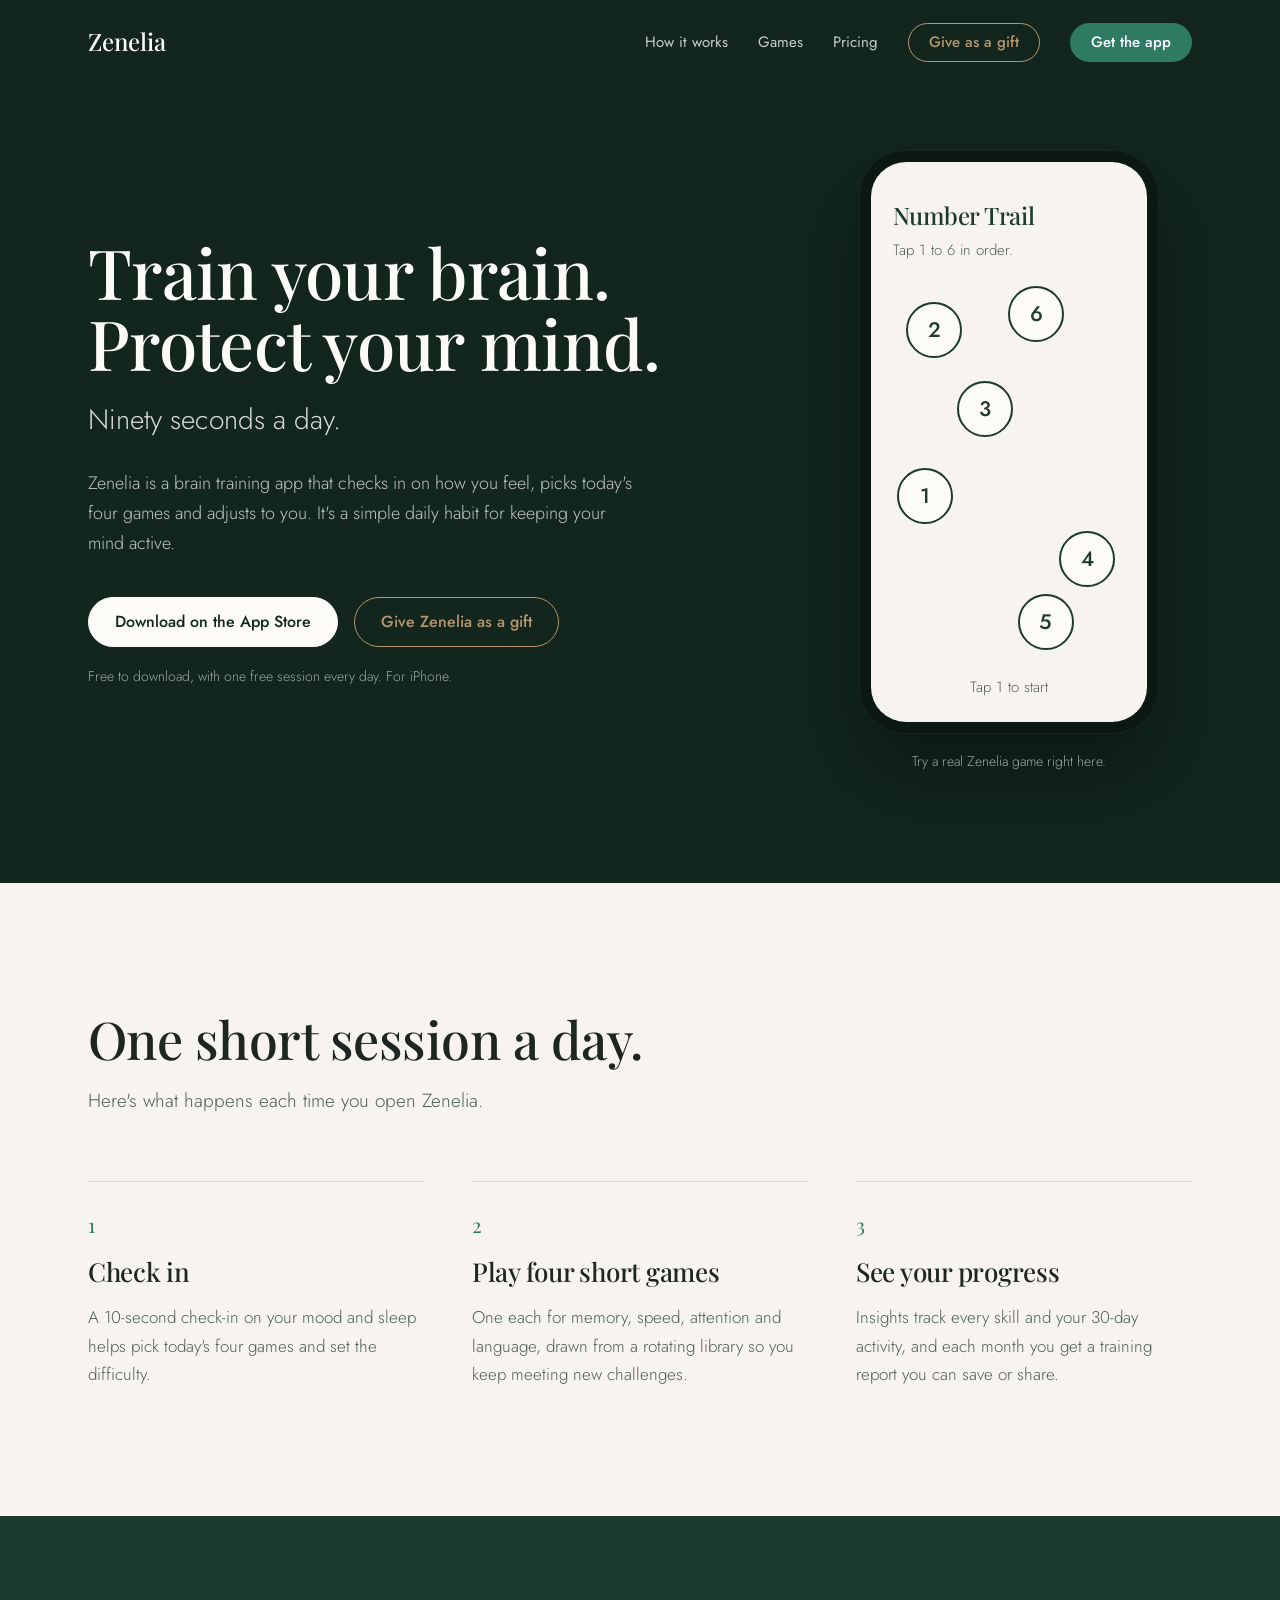
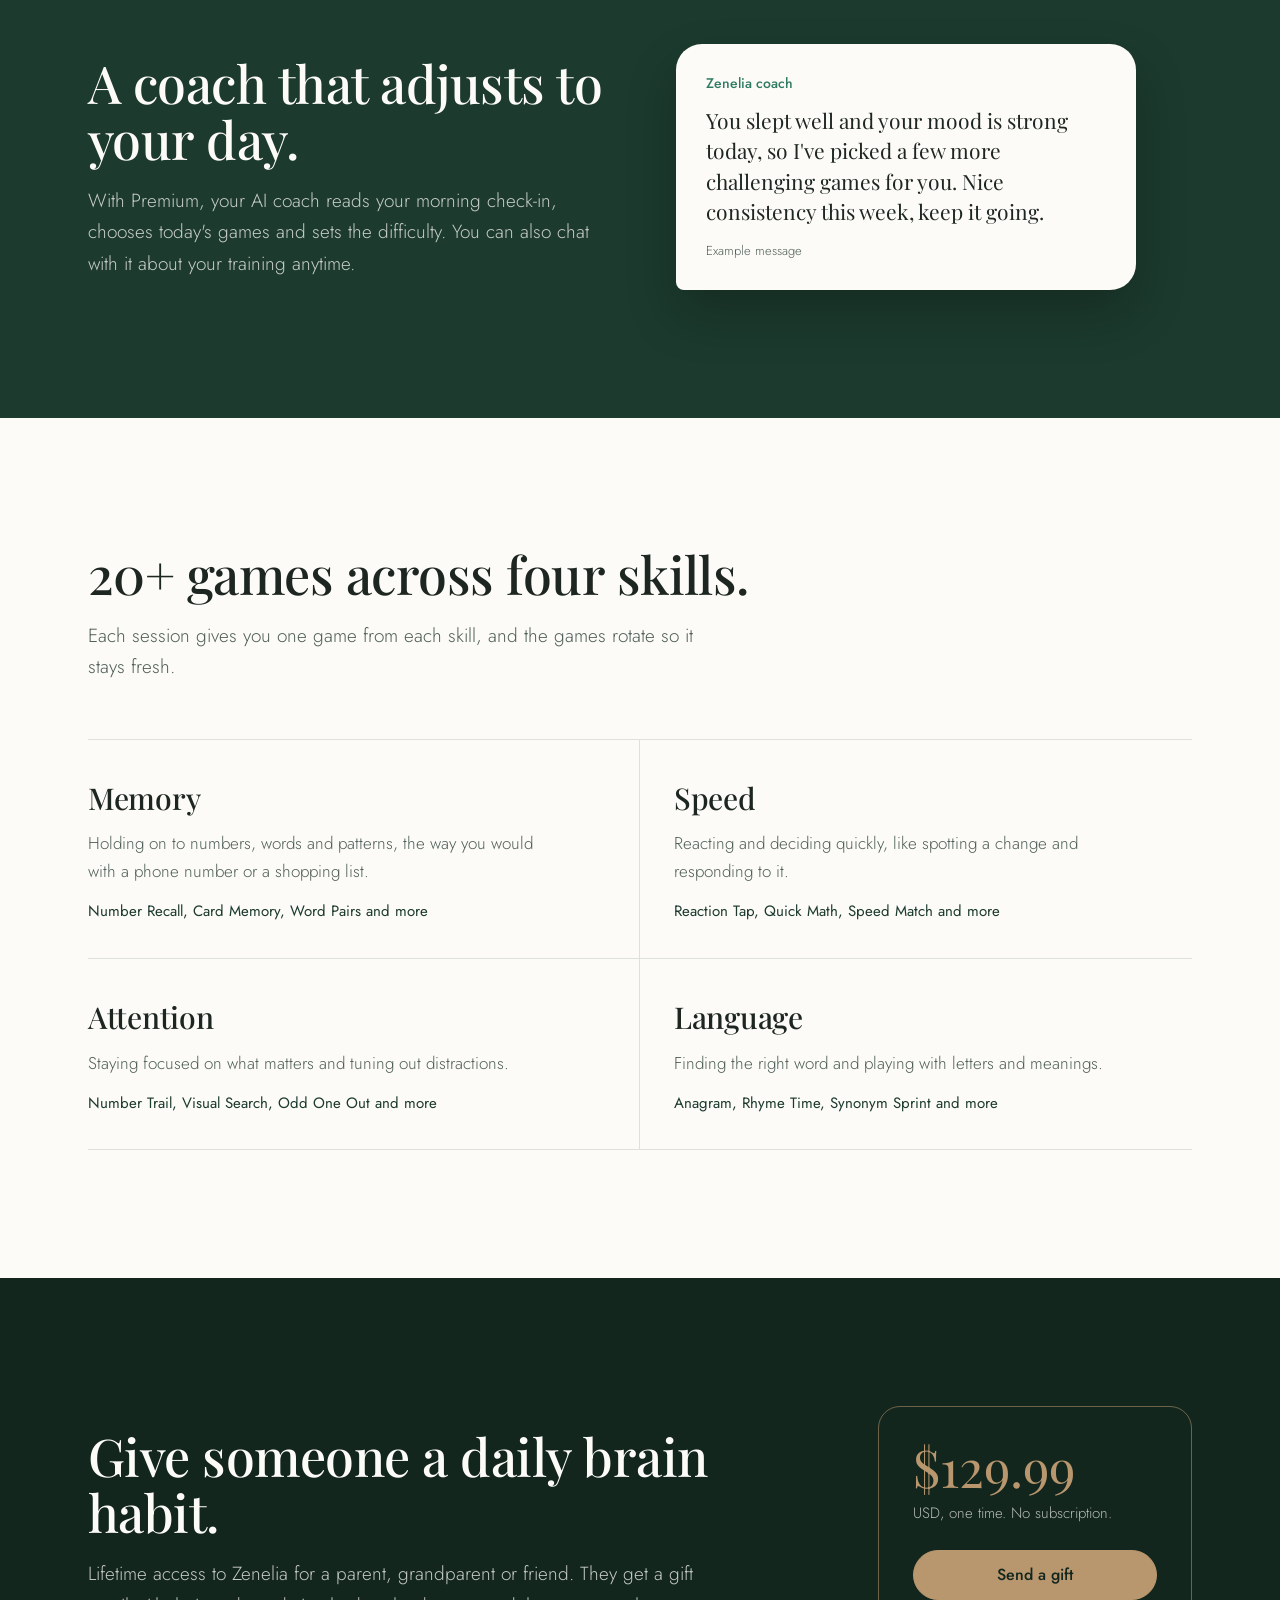
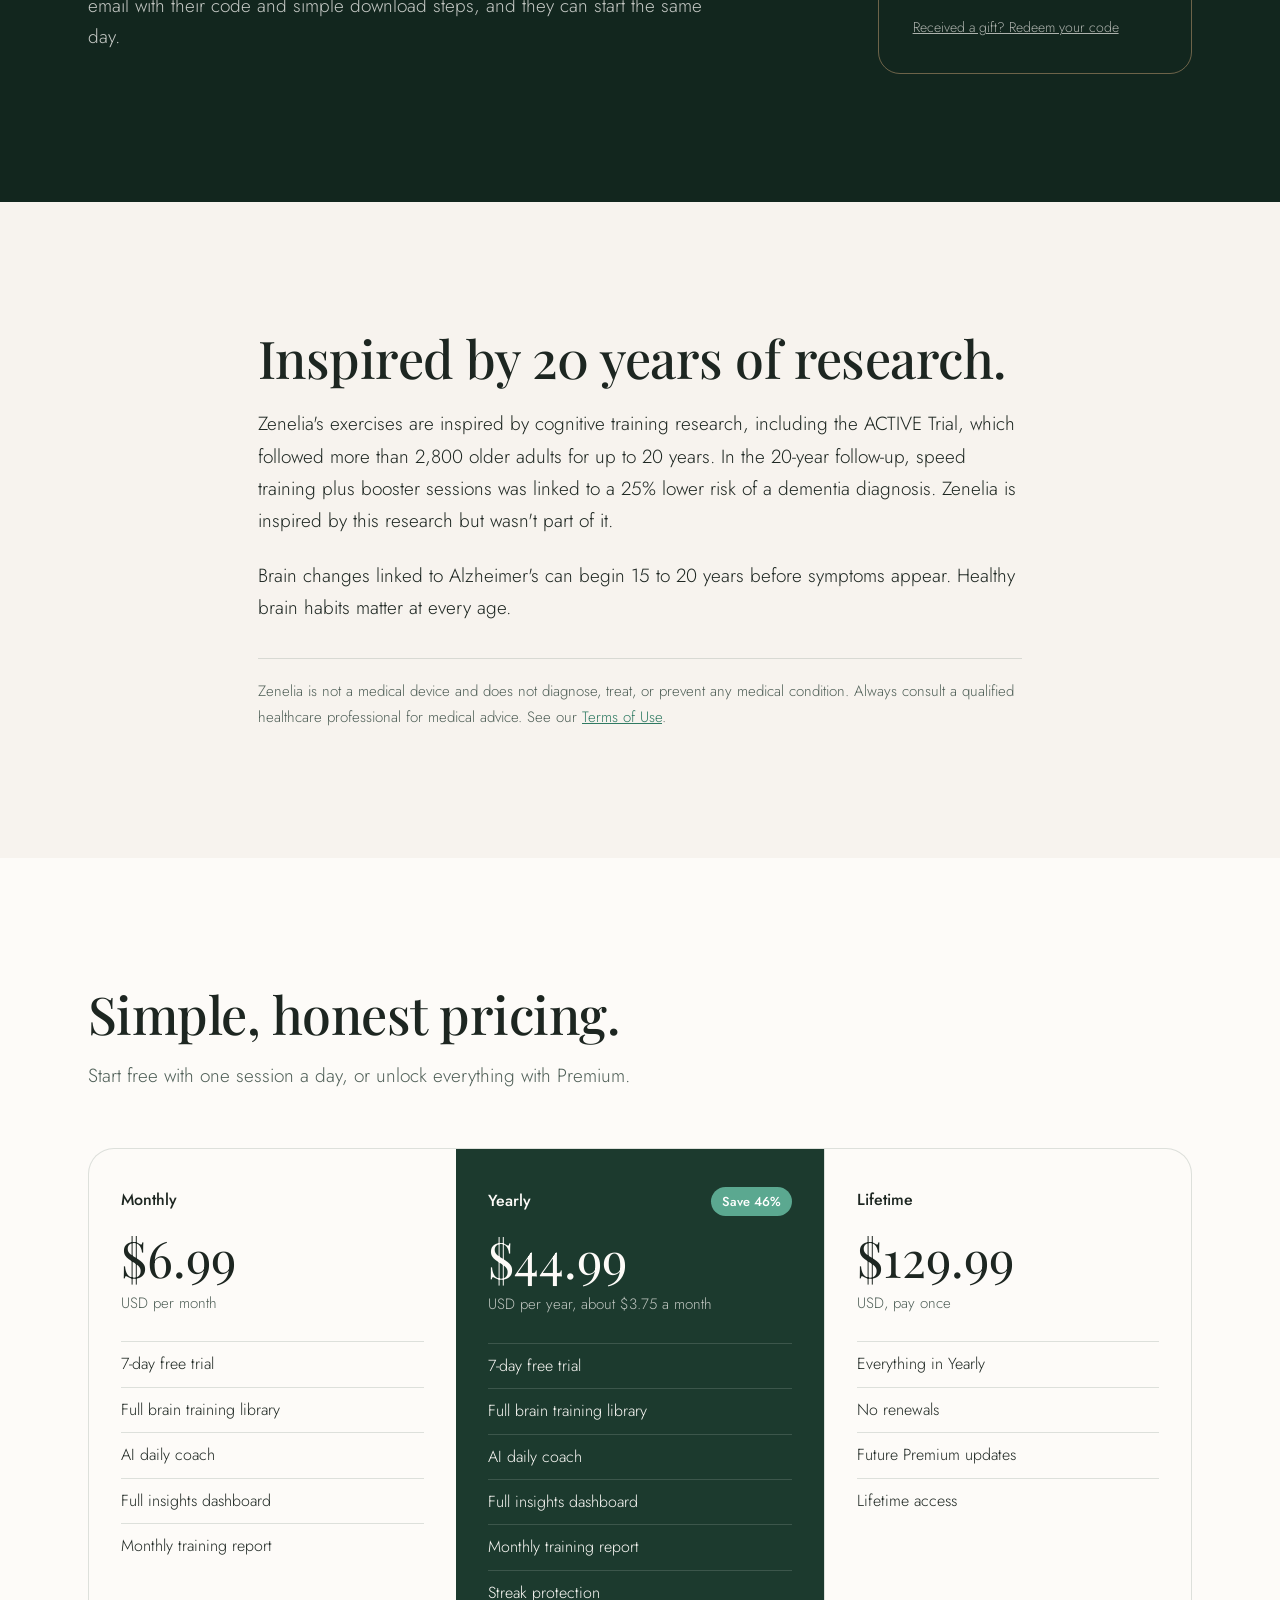
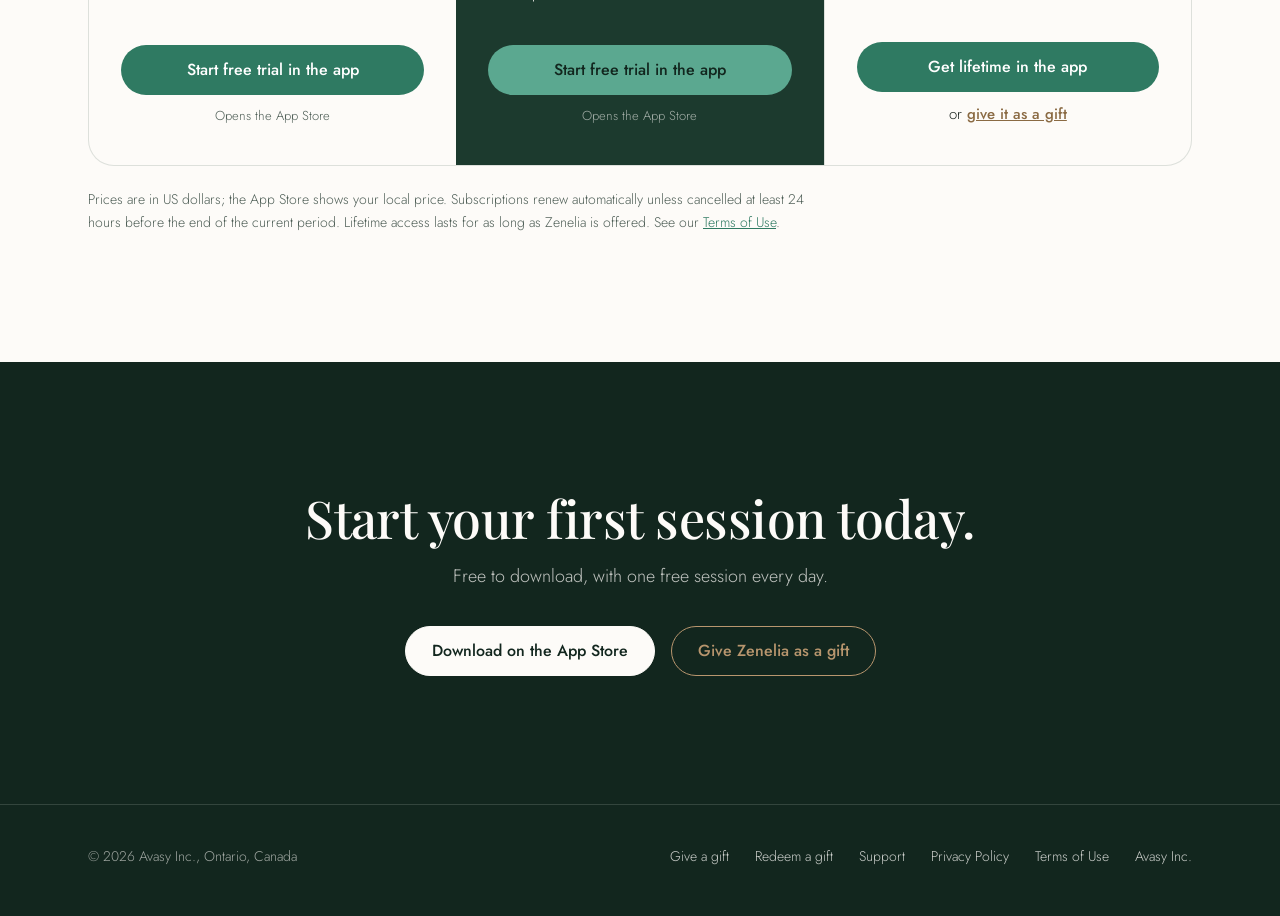
<file: index.html>
<!DOCTYPE html>
<html lang="en">
<head>
<meta charset="UTF-8">
<meta name="viewport" content="width=device-width, initial-scale=1">
<title>Zenelia — AI Brain Health. 90 Seconds a Day.</title>
<meta name="description" content="Your personal AI brain training coach. Daily 90-second sessions across memory, speed, attention, and language. Inspired by cognitive training research.">
<meta name="apple-itunes-app" content="app-id=6761921421">
<meta property="og:type" content="website">
<meta property="og:title" content="Zenelia: brain training, 90 seconds a day">
<meta property="og:description" content="Four short games a day across memory, speed, attention and language, with a coach that adjusts to you.">
<meta property="og:url" content="https://zenelia.ai/">
<link rel="preconnect" href="https://fonts.googleapis.com">
<link rel="preconnect" href="https://fonts.gstatic.com" crossorigin>
<link href="https://fonts.googleapis.com/css2?family=Playfair+Display:wght@500;600&family=Jost:wght@300;400;500&display=swap" rel="stylesheet">
<style>
:root{
  --pine:#12261E; --forest:#1C3A2E; --parchment:#F7F3EE; --paper:#FDFBF8;
  --seafoam:#5BA890; --seafoam-deep:#2F7A62; --brass:#B8966E; --brass-deep:#8A6A43;
  --ink:#1D2621; --ink-soft:#4F5F57; --line:rgba(28,58,46,.14); --line-dark:rgba(253,251,248,.14); --rose:#C97070;
  --display:'Playfair Display',Georgia,'Times New Roman',serif;
  --body:'Jost','Helvetica Neue',Arial,sans-serif;
}
*{margin:0;padding:0;box-sizing:border-box}
html{scroll-behavior:smooth}
body{font-family:var(--body);font-weight:300;font-size:17px;line-height:1.65;color:var(--ink);background:var(--parchment);-webkit-font-smoothing:antialiased}
a{color:inherit}
img{max-width:100%;display:block}
:focus-visible{outline:3px solid var(--seafoam);outline-offset:3px;border-radius:6px}
.wrap{max-width:1160px;margin:0 auto;padding:0 28px}
h1,h2,h3{font-family:var(--display);font-weight:500;letter-spacing:-.01em}
h2{font-size:clamp(34px,4.4vw,52px);line-height:1.08}
.lede{font-size:19px;max-width:34em;color:var(--ink-soft)}
section{padding:clamp(76px,10vw,128px) 0}

/* buttons */
.btn{display:inline-flex;align-items:center;justify-content:center;gap:10px;font-family:var(--body);font-weight:500;font-size:16px;line-height:1;padding:16px 26px;border-radius:999px;text-decoration:none;border:1.5px solid transparent;transition:background .2s,color .2s,border-color .2s}
.btn-primary{background:var(--seafoam-deep);color:#fff}
.btn-primary:hover{background:#286A55}
.btn-gift{border-color:var(--brass);color:var(--brass)}
.btn-gift:hover{background:var(--brass);color:var(--pine)}
.btn-gift.on-light{border-color:var(--brass-deep);color:var(--brass-deep)}
.btn-gift.on-light:hover{background:var(--brass-deep);color:var(--paper)}
.btn-ghost{border-color:var(--line);color:var(--forest)}
.btn-ghost:hover{border-color:var(--forest)}
.btn-store{background:var(--paper);color:var(--pine);border-color:var(--paper)}
.btn-store:hover{background:#E9E4DB;border-color:#E9E4DB}

/* nav */
.nav{position:absolute;top:0;left:0;right:0;z-index:5}
.nav .wrap{display:flex;align-items:center;justify-content:space-between;height:84px}
.logo{font-family:var(--display);font-size:24px;font-weight:500;color:var(--paper);text-decoration:none}
.nav-links{display:flex;align-items:center;gap:30px}
.nav-links a.txt{color:rgba(253,251,248,.78);text-decoration:none;font-size:15px;font-weight:400}
.nav-links a.txt:hover{color:var(--paper)}
.nav .btn{padding:11px 20px;font-size:15px}

/* hero */
.hero{background:var(--pine);color:var(--paper);padding:150px 0 110px}
.hero .wrap{display:grid;grid-template-columns:1.3fr .7fr;gap:56px;align-items:center}
.hero h1{font-size:clamp(40px,5.4vw,72px);line-height:1.04;font-weight:500}
.hero h1 span{white-space:nowrap}
.hero h1 span{display:block}
.hero .tagline{font-size:clamp(22px,2.3vw,28px);font-weight:300;color:rgba(253,251,248,.84);margin-top:18px}
.hero .sub{font-size:18px;color:rgba(253,251,248,.74);max-width:31em;margin-top:26px}
.hero .ctas{display:flex;flex-wrap:wrap;align-items:center;gap:16px;margin-top:38px}
.hero .fine{font-size:14px;color:rgba(253,251,248,.6);margin-top:18px}

/* device + demo */
.device-col{display:flex;flex-direction:column;align-items:center;gap:16px}
.device{width:300px;max-width:100%;background:#0B1813;border-radius:46px;padding:12px;box-shadow:0 40px 80px rgba(0,0,0,.35),inset 0 0 0 1px rgba(255,255,255,.06)}
.screen{background:var(--parchment);border-radius:35px;height:560px;padding:34px 22px 22px;display:flex;flex-direction:column;color:var(--forest)}
.screen h3{font-size:24px}
.screen .how{font-size:15px;color:var(--ink-soft);margin-top:4px;line-height:1.4}
.trail{position:relative;flex:1;margin:14px 0 6px}
.dot{position:absolute;transform:translate(-50%,-50%);width:56px;height:56px;border-radius:50%;border:2px solid var(--forest);background:var(--paper);color:var(--forest);font-family:var(--body);font-size:21px;font-weight:500;cursor:pointer;transition:background .15s,color .15s,border-color .15s}
.dot:hover{border-color:var(--seafoam-deep)}
.dot.hit{background:var(--seafoam);border-color:var(--seafoam);color:#fff;cursor:default}
.dot.miss{animation:miss .35s}
@keyframes miss{0%,100%{transform:translate(-50%,-50%)}25%{transform:translate(-58%,-50%)}75%{transform:translate(-42%,-50%)}}
.dot.miss{background:#F3DADA;border-color:var(--rose)}
.status{font-size:15px;color:var(--ink-soft);text-align:center;min-height:24px}
.done{flex:1;display:flex;flex-direction:column;justify-content:center;align-items:center;text-align:center;gap:14px}
.done[hidden],.trail[hidden]{display:none}
.done .t{font-family:var(--display);font-size:46px;line-height:1}
.done p{font-size:16px;color:var(--ink-soft);max-width:15em;line-height:1.45}
.done .btn{padding:12px 22px;font-size:15px}
.device-caption{font-size:14px;color:rgba(253,251,248,.62)}

/* how */
.how-grid{display:grid;grid-template-columns:repeat(3,1fr);gap:48px;margin-top:64px;counter-reset:step}
.step{border-top:1px solid var(--line);padding-top:26px}
.step .n{font-family:var(--display);font-size:20px;color:var(--seafoam-deep)}
.step h3{font-size:26px;margin:10px 0 10px}
.step p{color:var(--ink-soft)}

/* skills */
.skills{background:var(--paper)}
.skill-grid{display:grid;grid-template-columns:repeat(2,1fr);gap:0;margin-top:56px;border-top:1px solid var(--line)}
.skill{padding:34px 34px 34px 0;border-bottom:1px solid var(--line)}
.skill:nth-child(odd){border-right:1px solid var(--line)}
.skill:nth-child(even){padding-left:34px}
.skill h3{font-size:30px}
.skill p{color:var(--ink-soft);margin-top:6px;max-width:28em}
.skill .games{font-size:15px;color:var(--forest);margin-top:14px;font-weight:400}

/* coach */
.coach{background:var(--forest);color:var(--paper)}
.coach .wrap{display:grid;grid-template-columns:1fr 1fr;gap:72px;align-items:center}
.coach .lede{color:rgba(253,251,248,.76)}
.bubble{background:var(--paper);color:var(--ink);border-radius:26px 26px 26px 8px;padding:28px 30px;max-width:460px;box-shadow:0 24px 50px rgba(0,0,0,.22)}
.bubble .who{font-size:14px;color:var(--seafoam-deep);font-weight:500}
.bubble p{font-family:var(--display);font-size:21px;line-height:1.45;margin-top:10px}
.bubble .ex{font-size:13px;color:var(--ink-soft);margin-top:14px}

/* gift */
.gift{background:var(--pine);color:var(--paper);position:relative;overflow:hidden}
.gift .wrap{display:grid;grid-template-columns:1.4fr .6fr;gap:56px;align-items:center}
.gift h2{color:var(--paper)}
.gift .lede{color:rgba(253,251,248,.76);margin-top:18px}
.gift-card{border:1px solid rgba(184,150,110,.55);border-radius:22px;padding:34px;text-align:left}
.gift-card .price{font-family:var(--display);font-size:52px;line-height:1;color:var(--brass)}
.gift-card .per{font-size:15px;color:rgba(253,251,248,.7);margin:8px 0 24px}
.gift-card .btn{width:100%;background:var(--brass);color:var(--pine);border-color:var(--brass)}
.gift-card .btn:hover{background:#CBAE88;border-color:#CBAE88}
.gift-card .redeem{display:block;font-size:14px;color:rgba(253,251,248,.66);margin-top:16px}

/* research */
.research .wrap{max-width:820px}
.research p{font-size:19px;line-height:1.7;margin-top:22px;color:var(--ink)}
.research .note{font-size:15px;color:var(--ink-soft);border-top:1px solid var(--line);padding-top:20px;margin-top:34px}
.research .note a{color:var(--seafoam-deep)}

/* pricing */
.pricing{background:var(--paper)}
.plans{display:grid;grid-template-columns:repeat(3,1fr);margin-top:56px;border:1px solid var(--line);border-radius:26px;overflow:hidden;background:var(--paper)}
.plan{padding:38px 32px;display:flex;flex-direction:column}
.plan+.plan{border-left:1px solid var(--line)}
.plan.featured{background:var(--forest);color:var(--paper);border-left:none}
.plan .name{font-size:16px;font-weight:500;display:flex;justify-content:space-between;align-items:center;min-height:28px}
.plan .save{font-size:13px;font-weight:500;background:var(--seafoam);color:#fff;border-radius:999px;padding:4px 11px}
.plan .amt{font-family:var(--display);font-size:50px;line-height:1;margin-top:18px}
.plan .per{font-size:15px;color:var(--ink-soft);margin-top:8px}
.plan.featured .per{color:rgba(253,251,248,.72)}
.plan ul{list-style:none;margin:26px 0 30px;flex:1}
.plan li{padding:9px 0;border-top:1px solid var(--line);font-size:16px}
.plan.featured li{border-color:var(--line-dark)}
.plan .btn{width:100%}
.plan.featured .btn-primary{background:var(--seafoam);color:var(--pine)}
.plan.featured .btn-primary:hover{background:#6CB9A0}
.plan .opens{font-size:13px;color:var(--ink-soft);text-align:center;margin-top:10px}
.plan.featured .opens{color:rgba(253,251,248,.6)}
.plan .alt{font-size:15px;text-align:center;margin-top:10px}
.plan .alt a{color:var(--brass-deep);font-weight:500}
.price-note{font-size:14px;color:var(--ink-soft);margin-top:22px;max-width:52em}

/* closing */
.closing{background:var(--pine);color:var(--paper);text-align:center}
.closing h2{color:var(--paper)}
.closing p{color:rgba(253,251,248,.74);margin-top:16px;font-size:18px}
.closing .ctas{display:flex;flex-wrap:wrap;justify-content:center;align-items:center;gap:16px;margin-top:34px}

/* footer */
footer{background:var(--pine);color:rgba(253,251,248,.6);border-top:1px solid var(--line-dark);padding:40px 0 48px;font-size:14px}
footer .wrap{display:flex;flex-wrap:wrap;gap:20px 40px;justify-content:space-between;align-items:center}
footer .links{display:flex;flex-wrap:wrap;gap:12px 26px}
footer a{color:rgba(253,251,248,.78);text-decoration:none}
footer a:hover{color:var(--paper)}

/* responsive */
@media (max-width:900px){
  .nav-links a.txt{display:none}
  .nav-links{gap:10px}
  .hero{padding:120px 0 80px}
  .hero .wrap,.coach .wrap,.gift .wrap{grid-template-columns:minmax(0,1fr);gap:52px}
  .how-grid{grid-template-columns:1fr;gap:34px}
  .plans{grid-template-columns:1fr}
  .plan+.plan{border-left:none;border-top:1px solid var(--line)}
}
@media (max-width:640px){
  .wrap{padding:0 22px}
  .nav .wrap{height:72px}
  .nav .btn{padding:10px 14px;font-size:14px}
  .skill-grid{grid-template-columns:1fr}
  .skill,.skill:nth-child(even){padding:28px 0}
  .skill:nth-child(odd){border-right:none}
  .screen{height:520px}
  .hero .ctas .btn{width:100%}
  .hero h1 span{white-space:normal}
}
@media (max-width:380px){ .nav .get{display:none} }
@media (prefers-reduced-motion:reduce){
  html{scroll-behavior:auto}
  *{transition:none!important;animation:none!important}
}
</style>
<link rel="icon" href="/favicon.ico" sizes="32x32">
<link rel="icon" href="/favicon.svg" type="image/svg+xml">
<link rel="apple-touch-icon" href="/apple-touch-icon.png">
</head>
<body>

<header class="nav">
  <div class="wrap">
    <a href="/" class="logo">Zenelia</a>
    <nav class="nav-links" aria-label="Main">
      <a class="txt" href="#how">How it works</a>
      <a class="txt" href="#games">Games</a>
      <a class="txt" href="#pricing">Pricing</a>
      <a class="btn btn-gift" href="/gift.html">Give as a gift</a>
      <a class="btn btn-primary get" href="https://apps.apple.com/app/id6761921421">Get the app</a>
    </nav>
  </div>
</header>

<main>
<section class="hero">
  <div class="wrap">
    <div>
      <h1><span>Train your brain.</span><span>Protect your mind.</span></h1>
      <p class="tagline">Ninety seconds a day.</p>
      <p class="sub">Zenelia is a brain training app that checks in on how you feel, picks today's four games and adjusts to you. It's a simple daily habit for keeping your mind active.</p>
      <div class="ctas">
        <a class="btn btn-store" href="https://apps.apple.com/app/id6761921421">Download on the App Store</a>
        <a class="btn btn-gift" href="/gift.html">Give Zenelia as a gift</a>
      </div>
      <p class="fine">Free to download, with one free session every day. For iPhone.</p>
    </div>
    <div class="device-col">
      <div class="device">
        <div class="screen">
          <h3>Number Trail</h3>
          <p class="how">Tap 1 to 6 in order.</p>
          <div class="trail" id="trail" aria-label="Number Trail practice game"></div>
          <div class="done" id="trail-done" hidden>
            <div class="t"><span id="trail-time">0.0</span>s</div>
            <p>Nicely done. Number Trail is one of 20+ games in Zenelia.</p>
            <button class="btn btn-ghost" id="trail-again" type="button">Play again</button>
          </div>
          <p class="status" id="trail-status" aria-live="polite"></p>
        </div>
      </div>
      <p class="device-caption">Try a real Zenelia game right here.</p>
    </div>
  </div>
</section>

<section id="how">
  <div class="wrap">
    <h2>One short session a day.</h2>
    <p class="lede" style="margin-top:18px">Here's what happens each time you open Zenelia.</p>
    <div class="how-grid">
      <div class="step">
        <div class="n">1</div>
        <h3>Check in</h3>
        <p>A 10-second check-in on your mood and sleep helps pick today's four games and set the difficulty.</p>
      </div>
      <div class="step">
        <div class="n">2</div>
        <h3>Play four short games</h3>
        <p>One each for memory, speed, attention and language, drawn from a rotating library so you keep meeting new challenges.</p>
      </div>
      <div class="step">
        <div class="n">3</div>
        <h3>See your progress</h3>
        <p>Insights track every skill and your 30-day activity, and each month you get a training report you can save or share.</p>
      </div>
    </div>
  </div>
</section>

<section class="coach">
  <div class="wrap">
    <div>
      <h2>A coach that adjusts to your day.</h2>
      <p class="lede" style="margin-top:18px">With Premium, your AI coach reads your morning check-in, chooses today's games and sets the difficulty. You can also chat with it about your training anytime.</p>
    </div>
    <div class="bubble">
      <div class="who">Zenelia coach</div>
      <p>You slept well and your mood is strong today, so I've picked a few more challenging games for you. Nice consistency this week, keep it going.</p>
      <div class="ex">Example message</div>
    </div>
  </div>
</section>

<section class="skills" id="games">
  <div class="wrap">
    <h2>20+ games across four skills.</h2>
    <p class="lede" style="margin-top:18px">Each session gives you one game from each skill, and the games rotate so it stays fresh.</p>
    <div class="skill-grid">
      <div class="skill">
        <h3>Memory</h3>
        <p>Holding on to numbers, words and patterns, the way you would with a phone number or a shopping list.</p>
        <p class="games">Number Recall, Card Memory, Word Pairs and more</p>
      </div>
      <div class="skill">
        <h3>Speed</h3>
        <p>Reacting and deciding quickly, like spotting a change and responding to it.</p>
        <p class="games">Reaction Tap, Quick Math, Speed Match and more</p>
      </div>
      <div class="skill">
        <h3>Attention</h3>
        <p>Staying focused on what matters and tuning out distractions.</p>
        <p class="games">Number Trail, Visual Search, Odd One Out and more</p>
      </div>
      <div class="skill">
        <h3>Language</h3>
        <p>Finding the right word and playing with letters and meanings.</p>
        <p class="games">Anagram, Rhyme Time, Synonym Sprint and more</p>
      </div>
    </div>
  </div>
</section>

<section class="gift" id="gift">
  <div class="wrap">
    <div>
      <h2>Give someone a daily brain habit.</h2>
      <p class="lede">Lifetime access to Zenelia for a parent, grandparent or friend. They get a gift email with their code and simple download steps, and they can start the same day.</p>
    </div>
    <div class="gift-card">
      <div class="price">$129.99</div>
      <div class="per">USD, one time. No subscription.</div>
      <a class="btn btn-gift" href="/gift.html">Send a gift</a>
      <a class="redeem" href="/redeem.html">Received a gift? Redeem your code</a>
    </div>
  </div>
</section>

<section class="research" id="science">
  <div class="wrap">
    <h2>Inspired by 20 years of research.</h2>
    <p>Zenelia's exercises are inspired by cognitive training research, including the ACTIVE Trial, which followed more than 2,800 older adults for up to 20 years. In the 20-year follow-up, speed training plus booster sessions was linked to a 25% lower risk of a dementia diagnosis. Zenelia is inspired by this research but wasn't part of it.</p>
    <p>Brain changes linked to Alzheimer's can begin 15 to 20 years before symptoms appear. Healthy brain habits matter at every age.</p>
    <p class="note">Zenelia is not a medical device and does not diagnose, treat, or prevent any medical condition. Always consult a qualified healthcare professional for medical advice. See our <a href="/terms.html">Terms of Use</a>.</p>
  </div>
</section>

<section class="pricing" id="pricing">
  <div class="wrap">
    <h2>Simple, honest pricing.</h2>
    <p class="lede" style="margin-top:18px">Start free with one session a day, or unlock everything with Premium.</p>
    <div class="plans">
      <div class="plan">
        <div class="name">Monthly</div>
        <div class="amt">$6.99</div>
        <div class="per">USD per month</div>
        <ul>
          <li>7-day free trial</li>
          <li>Full brain training library</li>
          <li>AI daily coach</li>
          <li>Full insights dashboard</li>
          <li>Monthly training report</li>
        </ul>
        <a class="btn btn-primary" href="https://apps.apple.com/app/id6761921421">Start free trial in the app</a>
        <div class="opens">Opens the App Store</div>
      </div>
      <div class="plan featured">
        <div class="name">Yearly <span class="save">Save 46%</span></div>
        <div class="amt">$44.99</div>
        <div class="per">USD per year, about $3.75 a month</div>
        <ul>
          <li>7-day free trial</li>
          <li>Full brain training library</li>
          <li>AI daily coach</li>
          <li>Full insights dashboard</li>
          <li>Monthly training report</li>
          <li>Streak protection</li>
        </ul>
        <a class="btn btn-primary" href="https://apps.apple.com/app/id6761921421">Start free trial in the app</a>
        <div class="opens">Opens the App Store</div>
      </div>
      <div class="plan">
        <div class="name">Lifetime</div>
        <div class="amt">$129.99</div>
        <div class="per">USD, pay once</div>
        <ul>
          <li>Everything in Yearly</li>
          <li>No renewals</li>
          <li>Future Premium updates</li>
          <li>Lifetime access</li>
        </ul>
        <a class="btn btn-primary" href="https://apps.apple.com/app/id6761921421">Get lifetime in the app</a>
        <div class="alt">or <a href="/gift.html">give it as a gift</a></div>
      </div>
    </div>
    <p class="price-note">Prices are in US dollars; the App Store shows your local price. Subscriptions renew automatically unless cancelled at least 24 hours before the end of the current period. Lifetime access lasts for as long as Zenelia is offered. See our <a href="/terms.html" style="color:var(--seafoam-deep)">Terms of Use</a>.</p>
  </div>
</section>

<section class="closing">
  <div class="wrap">
    <h2>Start your first session today.</h2>
    <p>Free to download, with one free session every day.</p>
    <div class="ctas">
      <a class="btn btn-store" href="https://apps.apple.com/app/id6761921421">Download on the App Store</a>
      <a class="btn btn-gift" href="/gift.html">Give Zenelia as a gift</a>
    </div>
  </div>
</section>
</main>

<footer>
  <div class="wrap">
    <div>© 2026 Avasy Inc., Ontario, Canada</div>
    <div class="links">
      <a href="/gift.html">Give a gift</a>
      <a href="/redeem.html">Redeem a gift</a>
      <a href="/support.html">Support</a>
      <a href="/privacy.html">Privacy Policy</a>
      <a href="/terms.html">Terms of Use</a>
      <a href="https://avasy.ca">Avasy Inc.</a>
    </div>
  </div>
</footer>

<script>
(function(){
  var area=document.getElementById('trail'), status=document.getElementById('trail-status'),
      done=document.getElementById('trail-done'), again=document.getElementById('trail-again'),
      timeEl=document.getElementById('trail-time');
  // Circle centres as % of the play area; chosen so 56px circles never overlap or touch the edges.
  var SLOTS=[[18,14],[62,10],[40,34],[80,38],[14,56],[52,62],[84,72],[26,84],[66,88]];
  var next=1, start=0;
  function shuffle(a){for(var i=a.length-1;i>0;i--){var j=Math.floor(Math.random()*(i+1));var t=a[i];a[i]=a[j];a[j]=t;}return a;}
  function build(){
    area.innerHTML=''; next=1; start=0; done.hidden=true; area.hidden=false; status.textContent='Tap 1 to start';
    shuffle(SLOTS.slice()).slice(0,6).forEach(function(p,i){
      var b=document.createElement('button'); b.type='button'; b.className='dot'; b.textContent=String(i+1);
      b.style.left=p[0]+'%'; b.style.top=p[1]+'%'; b.setAttribute('aria-label','Circle '+(i+1));
      b.addEventListener('click',function(){tap(b,i+1);}); area.appendChild(b);
    });
  }
  function tap(b,n){
    if(b.classList.contains('hit')) return;
    if(n!==next){ b.classList.remove('miss'); void b.offsetWidth; b.classList.add('miss'); status.textContent='Next is '+next; return; }
    if(next===1) start=performance.now();
    b.classList.add('hit'); next++;
    if(next>6){
      timeEl.textContent=((performance.now()-start)/1000).toFixed(1); status.textContent='';
      setTimeout(function(){ area.hidden=true; done.hidden=false; again.focus(); },350);
    } else { status.textContent='Next is '+next; }
  }
  again.addEventListener('click',build);
  build();
})();
</script>
</body>
</html>
</file>
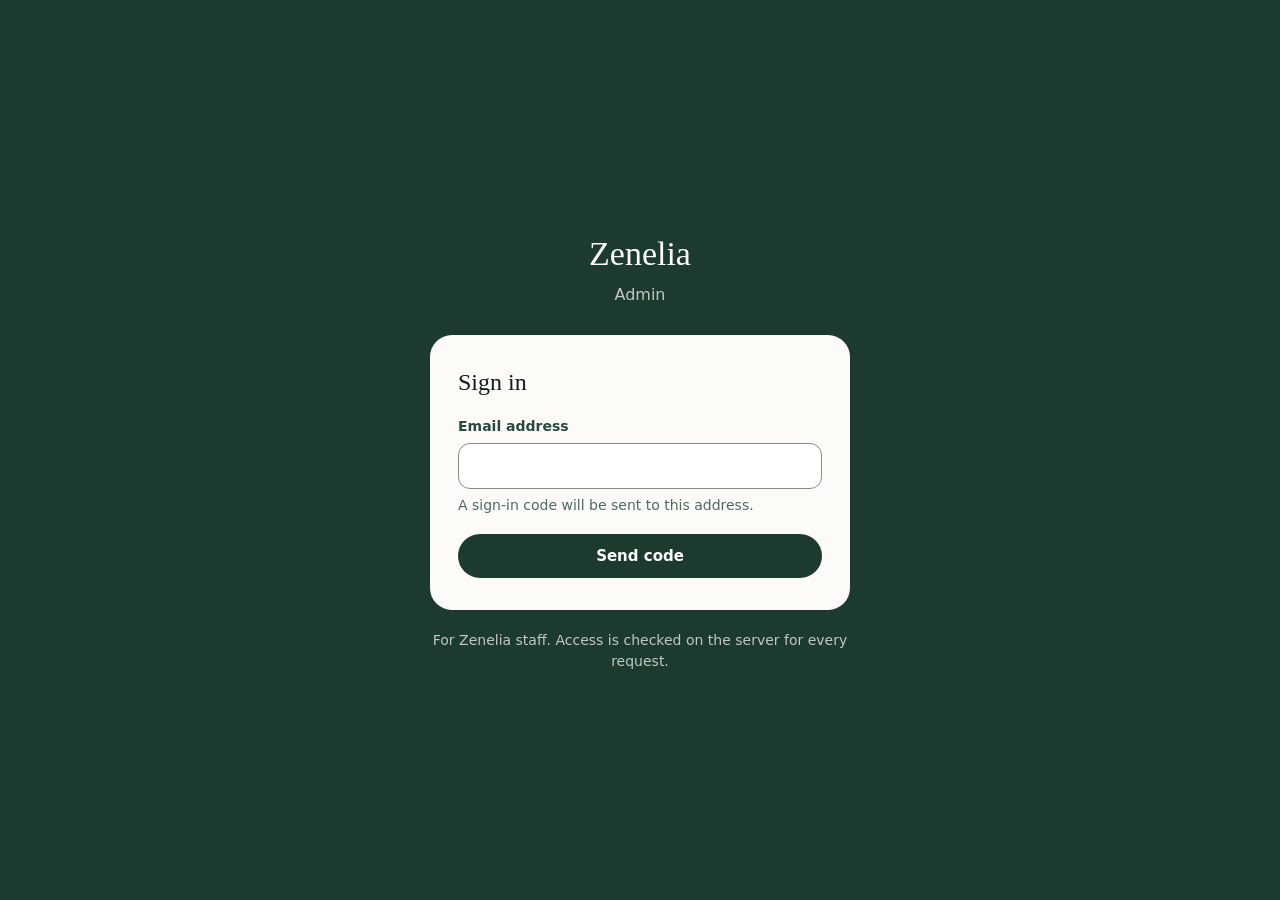
<file: admin/index.html>
<!doctype html>
<html lang="en">
  <head>
    <meta charset="utf-8" />
    <!-- The build (admin/vite.config.js) writes the policy for the one Supabase project it points at into the next tag. -->
    <meta http-equiv="Content-Security-Policy" content="default-src 'none'; script-src 'self'; style-src 'self' https://fonts.googleapis.com; font-src https://fonts.gstatic.com; img-src 'self' data:; connect-src https://uvespyvcypudqufojmpk.supabase.co wss://uvespyvcypudqufojmpk.supabase.co; base-uri 'none'; form-action 'none'; object-src 'none'" />
    <meta name="robots" content="noindex, nofollow" />
    <meta name="referrer" content="no-referrer" />
    <meta name="viewport" content="width=device-width, initial-scale=1" />
    <title>Zenelia admin</title>
    <link rel="icon" href="data:," />
    <link rel="stylesheet" href="https://fonts.googleapis.com/css2?family=Playfair+Display:wght@400;500;600;700&family=Jost:wght@400;500;600&display=swap" />
    <script type="module" crossorigin src="./assets/index-B96XmFn2.js"></script>
    <link rel="stylesheet" crossorigin href="./assets/index-D8HHLyUF.css">
  </head>
  <body>
    <div id="root"></div>
    <noscript>This page needs JavaScript.</noscript>
  </body>
</html>
</file>
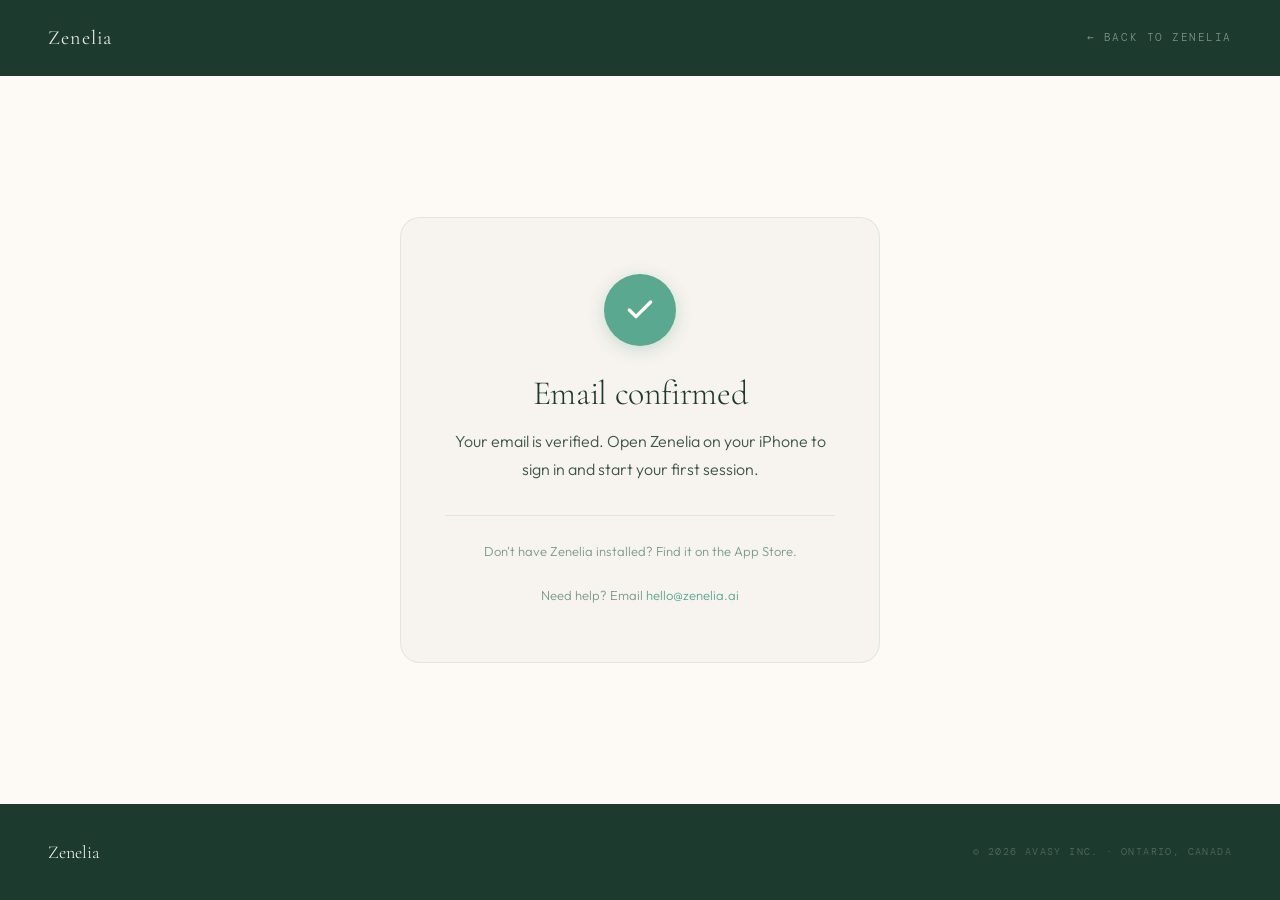
<file: auth-confirm.html>
<!DOCTYPE html>
<html lang="en">
<head>
<meta charset="UTF-8">
<meta name="viewport" content="width=device-width, initial-scale=1.0">
<title>Email Confirmed — Zenelia</title>
<meta name="description" content="Your Zenelia email has been confirmed.">
<meta name="robots" content="noindex">
<link rel="icon" type="image/svg+xml" href="data:image/svg+xml,<svg xmlns='http://www.w3.org/2000/svg' viewBox='0 0 32 32'><rect width='32' height='32' rx='6' fill='%231C3A2E'/><circle cx='16' cy='16' r='6' fill='none' stroke='%235BA890' stroke-width='1.5'/><circle cx='16' cy='16' r='3' fill='%235BA890'/></svg>">
<link rel="preconnect" href="https://fonts.googleapis.com">
<link href="https://fonts.googleapis.com/css2?family=Cormorant+Garamond:ital,wght@0,300;0,400;0,500;1,400&family=Outfit:wght@300;400;500&family=DM+Mono:wght@300;400&display=swap" rel="stylesheet">
<style>
:root{--forest:#1C3A2E;--forest-light:#2d5040;--seafoam:#5BA890;--seafoam-pale:rgba(91,168,144,0.12);--seafoam-soft:#7bbfaa;--gold:#B8966E;--parchment:#F7F3EE;--warm-white:#FDFAF6;--ink:#111e18;--ink-soft:#3d5548;--ink-ghost:#7a9a8e;}
*,*::before,*::after{margin:0;padding:0;box-sizing:border-box;}
body{background:var(--warm-white);color:var(--ink);font-family:'Outfit',sans-serif;font-weight:300;line-height:1.8;min-height:100vh;display:flex;flex-direction:column;}

nav{background:var(--forest);padding:20px 48px;display:flex;justify-content:space-between;align-items:center;}
.nav-logo{font-family:'Cormorant Garamond',serif;font-size:20px;font-weight:400;color:rgba(253,250,246,0.9);letter-spacing:0.06em;text-decoration:none;}
.nav-back{font-family:'DM Mono',monospace;font-size:11px;letter-spacing:0.14em;text-transform:uppercase;color:rgba(253,250,246,0.45);text-decoration:none;transition:color .3s;}
.nav-back:hover{color:rgba(253,250,246,0.8);}

.main{flex:1;display:flex;align-items:center;justify-content:center;padding:60px 24px;}
.card{text-align:center;max-width:480px;width:100%;background:var(--parchment);border:1px solid rgba(91,168,144,0.15);border-radius:20px;padding:56px 44px;}

.icon-circle{width:72px;height:72px;border-radius:50%;display:flex;align-items:center;justify-content:center;margin:0 auto 28px;}
.icon-circle.seafoam-pale{background:var(--seafoam-pale);}
.icon-circle.seafoam{background:var(--seafoam);box-shadow:0 4px 16px rgba(91,168,144,0.3);}
.icon-circle svg{width:32px;height:32px;stroke-width:1.6;fill:none;stroke-linecap:round;stroke-linejoin:round;}
.icon-circle.seafoam-pale svg{stroke:var(--seafoam);}
.icon-circle.seafoam svg{stroke:var(--warm-white);stroke-width:2.5;}

h1{font-family:'Cormorant Garamond',serif;font-size:34px;font-weight:300;color:var(--forest);letter-spacing:-0.01em;margin-bottom:14px;line-height:1.2;}
.lead{font-size:16px;color:var(--ink-soft);margin-bottom:32px;line-height:1.7;}

.btn{display:inline-block;padding:16px 40px;background:var(--forest);color:var(--warm-white);font-family:'DM Mono',monospace;font-size:11px;letter-spacing:0.16em;text-transform:uppercase;text-decoration:none;border-radius:100px;font-weight:500;transition:background .3s,transform .3s;border:none;cursor:pointer;width:100%;margin-top:8px;}
.btn:hover{background:var(--forest-light);transform:translateY(-2px);}

.state{display:none;}
.state.active{display:block;}

.spinner{display:inline-block;width:32px;height:32px;border:3px solid var(--seafoam-pale);border-top-color:var(--seafoam);border-radius:50%;animation:spin 0.8s linear infinite;margin-bottom:20px;}
@keyframes spin{to{transform:rotate(360deg);}}

.subtle{font-family:'Outfit',sans-serif;font-size:13px;color:var(--ink-ghost);margin-top:32px;padding-top:24px;border-top:1px solid rgba(91,168,144,0.15);line-height:1.7;}
.subtle a{color:var(--seafoam);text-decoration:none;}
.subtle a:hover{color:var(--forest);text-decoration:underline;}

footer{background:var(--forest);padding:32px 48px;display:flex;justify-content:space-between;align-items:center;flex-wrap:wrap;gap:16px;}
.footer-logo{font-family:'Cormorant Garamond',serif;font-size:18px;color:var(--warm-white);}
.footer-copy{font-family:'DM Mono',monospace;font-size:10px;letter-spacing:0.14em;text-transform:uppercase;color:rgba(253,250,246,0.25);}

@media(max-width:768px){
  nav,footer{padding:18px 24px;}
  .card{padding:44px 28px;}
  h1{font-size:26px;}
}
</style>
</head>
<body>

<nav>
  <a href="index.html" class="nav-logo">Zenelia</a>
  <a href="index.html" class="nav-back">← Back to Zenelia</a>
</nav>

<div class="main">
  <div class="card">

    <!-- STATE 1: Opening the app (iOS only) -->
    <div id="state-redirecting" class="state">
      <div class="spinner"></div>
      <h1>Opening Zenelia</h1>
      <p class="lead">Redirecting you to the Zenelia app to finish signing in...</p>
    </div>

    <!-- STATE 2: Confirmation / fallback -->
    <div id="state-fallback" class="state active">
      <div class="icon-circle seafoam">
        <svg viewBox="0 0 24 24"><polyline points="20 6 9 17 4 12"/></svg>
      </div>
      <h1>Email confirmed</h1>
      <p class="lead">Your email is verified. Open Zenelia on your iPhone to sign in and start your first session.</p>

      <a href="#" id="open-app-btn" class="btn" style="display:none;">Open Zenelia →</a>

      <div class="subtle">
        Don't have Zenelia installed? Find it on the App Store.<br><br>
        Need help? Email <a href="mailto:hello@zenelia.ai">hello@zenelia.ai</a>
      </div>
    </div>

  </div>
</div>

<footer>
  <div class="footer-logo">Zenelia</div>
  <div class="footer-copy">© 2026 Avasy Inc. · Ontario, Canada</div>
</footer>

<script>
(function() {
  // Detect iOS — where auxia:// can actually work
  function isIOS() {
    var ua = navigator.userAgent || navigator.vendor || window.opera || '';
    if (/iPad|iPhone|iPod/.test(ua) && !window.MSStream) return true;
    if (ua.indexOf('Mac') !== -1 && 'ontouchend' in document) return true;
    return false;
  }

  function showState(id) {
    var states = document.querySelectorAll('.state');
    for (var i = 0; i < states.length; i++) states[i].classList.remove('active');
    document.getElementById(id).classList.add('active');
  }

  var hash = window.location.hash || '';
  var deepLink = 'auxia://auth-confirm' + hash;
  var openAppBtn = document.getElementById('open-app-btn');
  openAppBtn.href = deepLink;

  if (isIOS()) {
    // iOS: try the bridge to open Zenelia
    showState('state-redirecting');
    window.location.href = deepLink;

    // If still here after 2.5s, show the fallback with the manual button
    setTimeout(function() {
      openAppBtn.style.display = '';
      showState('state-fallback');
    }, 2500);
  }
  // Desktop/non-iOS: stay on fallback, don't show the app button (it would fail)
  // The confirmation message itself is the success result
})();
</script>

</body>
</html>
</file>
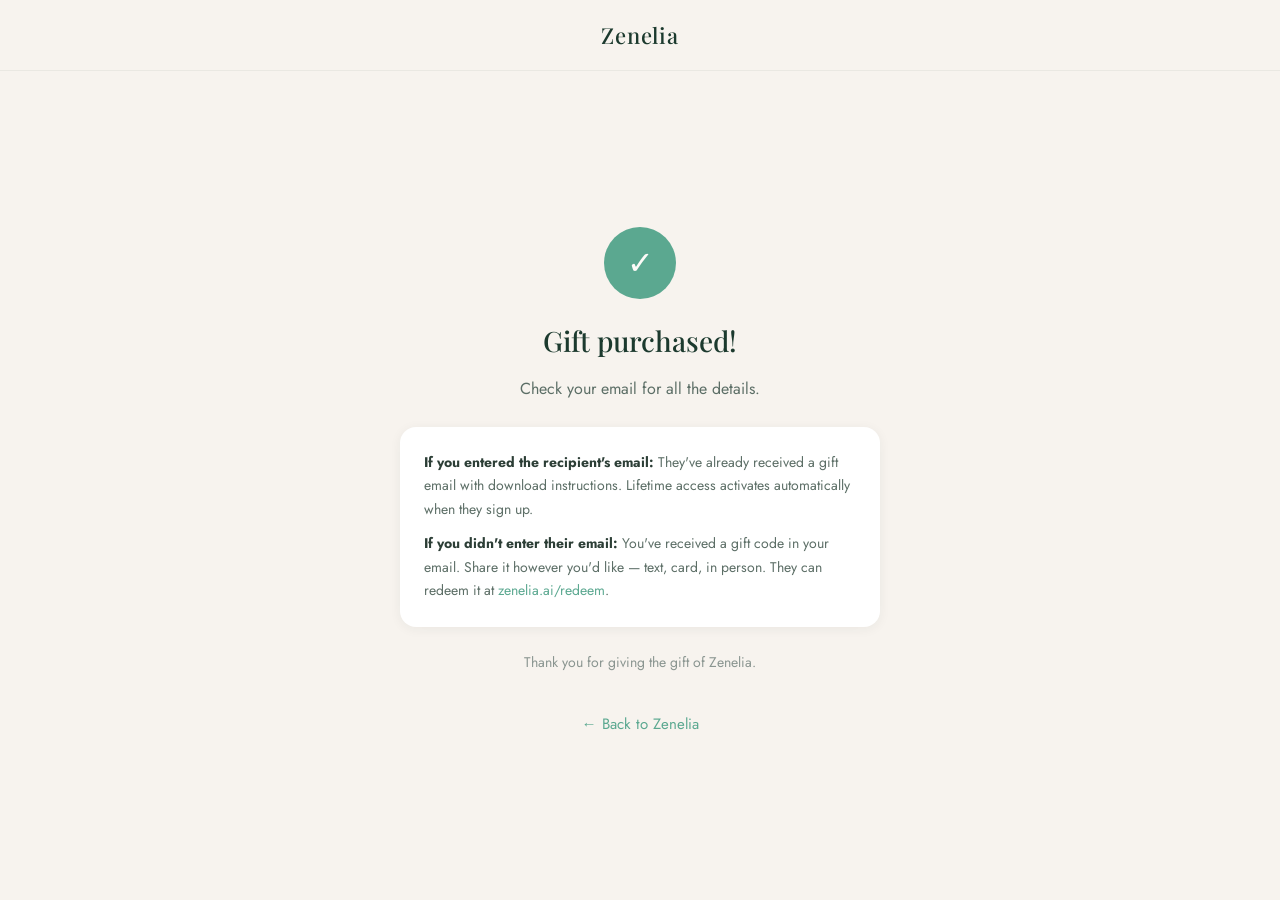
<file: gift-success.html>
<!DOCTYPE html>
<html lang="en">
<head>
<meta charset="UTF-8">
<link rel="icon" href="/favicon.ico" sizes="32x32">
<link rel="icon" href="/favicon.svg" type="image/svg+xml">
<link rel="apple-touch-icon" href="/apple-touch-icon.png">
<meta name="viewport" content="width=device-width,initial-scale=1.0">
<title>Gift Purchased — Zenelia</title>
<link href="https://fonts.googleapis.com/css2?family=Playfair+Display:wght@400;500;600&family=Jost:wght@300;400;500&display=swap" rel="stylesheet">
<style>
*{margin:0;padding:0;box-sizing:border-box;}
:root{--forest:#1C3A2E;--parchment:#F7F3EE;--seafoam:#5BA890;--ink:#2C3E36;--inkSoft:#5C6E66;--inkGhost:#8a9590;--warmWhite:#FDFBF8;}
body{font-family:'Jost',sans-serif;background:var(--parchment);color:var(--forest);min-height:100vh;}
.nav{padding:20px 24px;text-align:center;border-bottom:1px solid rgba(28,58,46,0.06);}
.nav a{font-family:'Playfair Display',serif;font-size:22px;font-weight:500;color:var(--forest);text-decoration:none;letter-spacing:0.04em;}
.wrapper{display:flex;align-items:center;justify-content:center;min-height:calc(100vh - 80px);padding:40px 20px;}
.card{text-align:center;max-width:480px;width:100%;}
.check{width:72px;height:72px;background:var(--seafoam);border-radius:50%;display:flex;align-items:center;justify-content:center;margin:0 auto 24px;color:var(--warmWhite);font-size:32px;}
h1{font-family:'Playfair Display',serif;font-size:28px;font-weight:500;margin-bottom:16px;line-height:1.3;}
p{font-size:16px;line-height:1.7;color:var(--inkSoft);margin-bottom:14px;}
.note{background:#fff;border-radius:16px;padding:24px;margin:24px 0;text-align:left;box-shadow:0 2px 12px rgba(28,58,46,0.06);}
.note p{font-size:14px;line-height:1.7;margin-bottom:10px;}
.note p:last-child{margin-bottom:0;}
.note strong{color:var(--ink);}
.subtle{font-size:14px;color:var(--inkGhost);}
a{color:var(--seafoam);text-decoration:none;}
a:hover{text-decoration:underline;}
.back-link{display:inline-block;margin-top:24px;font-size:15px;color:var(--seafoam);}
@media(max-width:500px){
  h1{font-size:24px;}
  .card{padding:0 4px;}
  .note{padding:20px 18px;}
}
</style>
</head>
<body>
<div class="nav"><a href="/">Zenelia</a></div>
<div class="wrapper">
  <div class="card">
    <div class="check">✓</div>
    <h1>Gift purchased!</h1>
    <p>Check your email for all the details.</p>
    <div class="note">
      <p><strong>If you entered the recipient's email:</strong> They've already received a gift email with download instructions. Lifetime access activates automatically when they sign up.</p>
      <p><strong>If you didn't enter their email:</strong> You've received a gift code in your email. Share it however you'd like — text, card, in person. They can redeem it at <a href="/redeem.html">zenelia.ai/redeem</a>.</p>
    </div>
    <p class="subtle">Thank you for giving the gift of Zenelia.</p>
    <a class="back-link" href="/">← Back to Zenelia</a>
  </div>
</div>
</body>
</html>
</file>
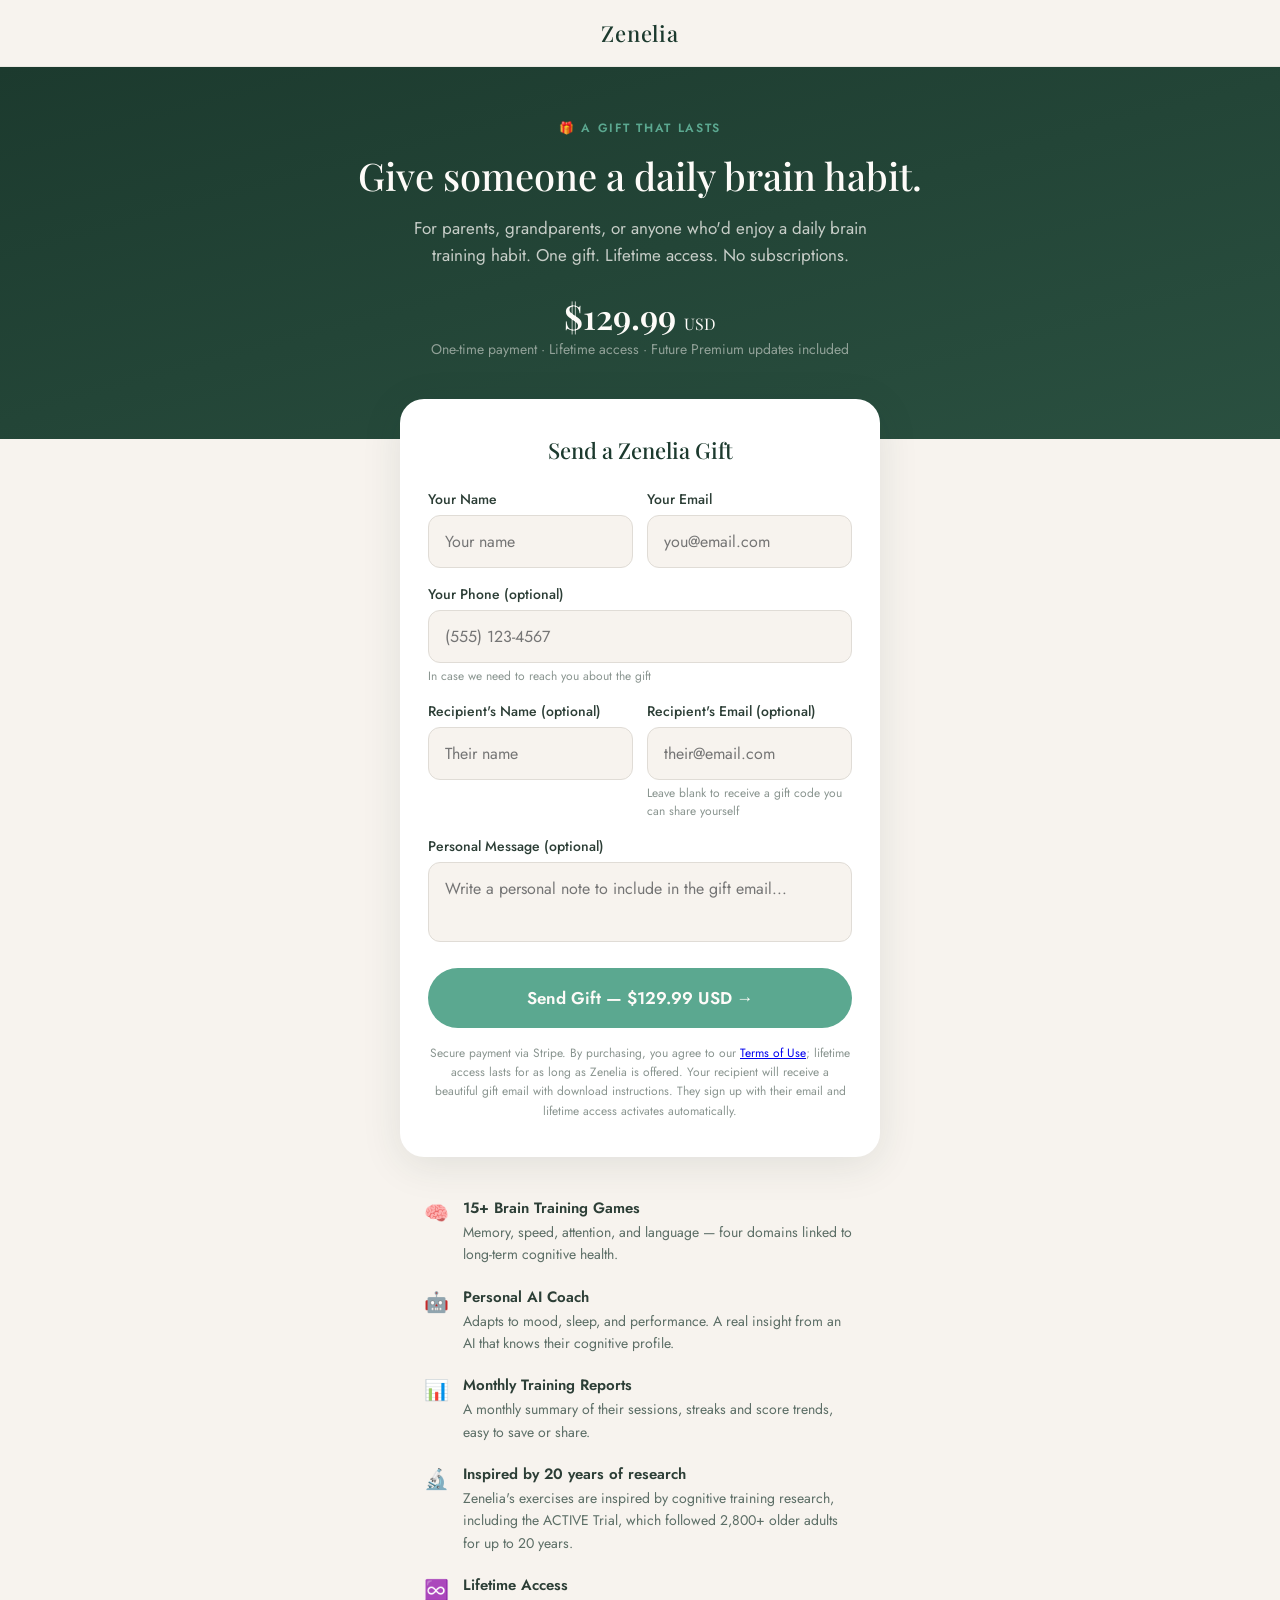
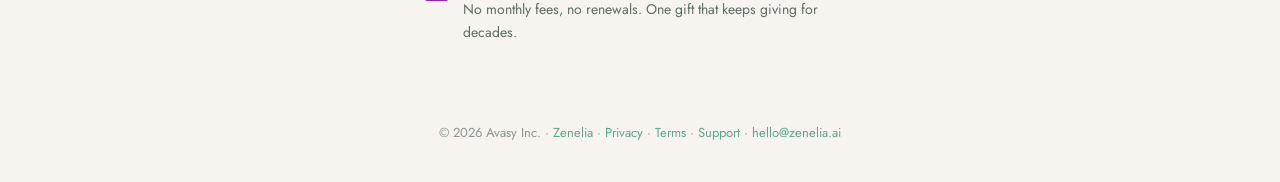
<file: gift.html>
<!DOCTYPE html>
<html lang="en">
<head>
<meta charset="UTF-8">
<link rel="icon" href="/favicon.ico" sizes="32x32">
<link rel="icon" href="/favicon.svg" type="image/svg+xml">
<link rel="apple-touch-icon" href="/apple-touch-icon.png">
<meta name="viewport" content="width=device-width,initial-scale=1.0">
<title>Gift Zenelia — Lifetime Brain Training</title>
<link rel="preconnect" href="https://fonts.googleapis.com">
<link href="https://fonts.googleapis.com/css2?family=Playfair+Display:ital,wght@0,400;0,500;0,600;1,400;1,500&family=Jost:wght@300;400;500;600&display=swap" rel="stylesheet">
<style>
*{margin:0;padding:0;box-sizing:border-box;}
:root{--forest:#1C3A2E;--parchment:#F7F3EE;--seafoam:#5BA890;--gold:#B8966E;--ink:#2C3E36;--inkSoft:#5C6E66;--inkGhost:#8a9590;--warmWhite:#FDFBF8;--rose:#C97070;}
body{font-family:'Jost',sans-serif;background:var(--parchment);color:var(--forest);min-height:100vh;}
.nav{padding:18px 24px;display:flex;align-items:center;justify-content:center;gap:16px;border-bottom:1px solid rgba(28,58,46,0.06);}
.nav a{text-decoration:none;}
.nav .logo{font-family:'Playfair Display',serif;font-size:22px;font-weight:500;color:var(--forest);letter-spacing:0.04em;}
.hero{background:linear-gradient(165deg,var(--forest),#2A5040);color:var(--warmWhite);padding:52px 24px 80px;text-align:center;}
.hero .badge{font-size:12px;font-weight:600;letter-spacing:0.14em;text-transform:uppercase;color:var(--seafoam);margin-bottom:16px;}
.hero h1{font-family:'Playfair Display',serif;font-size:38px;font-weight:500;line-height:1.2;max-width:600px;margin:0 auto 16px;}
.hero h1 em{font-style:italic;color:var(--seafoam);}
.hero p{font-size:17px;color:rgba(253,251,248,0.75);max-width:500px;margin:0 auto 8px;line-height:1.6;}
.hero .price{font-family:'Playfair Display',serif;font-size:34px;font-weight:600;color:var(--warmWhite);margin-top:24px;}
.hero .price-sub{font-size:14px;color:rgba(253,251,248,0.5);}
.card{max-width:480px;margin:-40px auto 0;background:#fff;border-radius:24px;padding:36px 28px;box-shadow:0 8px 40px rgba(28,58,46,0.1);position:relative;z-index:10;}
.card h2{font-family:'Playfair Display',serif;font-size:22px;font-weight:500;margin-bottom:24px;text-align:center;}
.field{margin-bottom:16px;}
.field label{display:block;font-size:14px;font-weight:500;color:var(--ink);margin-bottom:6px;}
.field input,.field textarea{width:100%;padding:14px 16px;border:1.5px solid #e0dcd6;border-radius:12px;font-family:'Jost',sans-serif;font-size:16px;color:var(--ink);background:var(--parchment);outline:none;transition:border .2s;}
.field input:focus,.field textarea:focus{border-color:var(--seafoam);}
.field textarea{resize:none;height:80px;}
.field .hint{font-size:12px;color:var(--inkGhost);margin-top:4px;}
.row{display:grid;grid-template-columns:1fr 1fr;gap:14px;}
.btn{display:block;width:100%;padding:18px;border:none;border-radius:100px;font-family:'Jost',sans-serif;font-size:17px;font-weight:600;cursor:pointer;transition:all .2s;text-align:center;margin-top:20px;}
.btn-primary{background:var(--seafoam);color:var(--warmWhite);}
.btn-primary:hover{background:#4E9680;}
.btn-primary:disabled{background:#c0c0c0;cursor:not-allowed;}
.error{color:var(--rose);font-size:14px;text-align:center;margin-top:12px;display:none;}
.loading{text-align:center;color:var(--inkGhost);font-size:15px;margin-top:12px;display:none;}
.features{max-width:480px;margin:40px auto;padding:0 24px;}
.feat{display:flex;gap:14px;margin-bottom:20px;}
.feat .icon{font-size:20px;flex-shrink:0;margin-top:2px;}
.feat h3{font-size:15px;font-weight:600;color:var(--ink);margin-bottom:2px;}
.feat p{font-size:14px;color:var(--inkSoft);line-height:1.6;}
.footer{text-align:center;padding:40px 24px;font-size:13px;color:var(--inkGhost);}
.footer a{color:var(--seafoam);text-decoration:none;}
@media(max-width:500px){
  .hero h1{font-size:28px;}
  .hero .price{font-size:28px;}
  .card{margin:-30px 16px 0;padding:28px 20px;}
  .row{grid-template-columns:1fr;}
}
</style>
</head>
<body>
<div class="nav"><a href="/" class="logo">Zenelia</a></div>
<div class="hero">
  <div class="badge">🎁 A Gift That Lasts</div>
  <h1>Give someone a daily brain habit.</h1>
  <p>For parents, grandparents, or anyone who'd enjoy a daily brain training habit. One gift. Lifetime access. No subscriptions.</p>
  <div class="price">$129.99 <span style="font-size:16px;font-weight:400;">USD</span></div>
  <div class="price-sub">One-time payment · Lifetime access · Future Premium updates included</div>
</div>
<div class="card">
  <h2>Send a Zenelia Gift</h2>
  <div class="row">
    <div class="field"><label>Your Name</label><input type="text" id="buyerName" placeholder="Your name" autocomplete="name"></div>
    <div class="field"><label>Your Email</label><input type="email" id="buyerEmail" placeholder="you@email.com" autocomplete="email"></div>
  </div>
  <div class="field"><label>Your Phone (optional)</label><input type="tel" id="buyerPhone" placeholder="(555) 123-4567" autocomplete="tel"><div class="hint">In case we need to reach you about the gift</div></div>
  <div class="row">
    <div class="field"><label>Recipient's Name (optional)</label><input type="text" id="recipientName" placeholder="Their name"></div>
    <div class="field"><label>Recipient's Email (optional)</label><input type="email" id="recipientEmail" placeholder="their@email.com"><div class="hint">Leave blank to receive a gift code you can share yourself</div></div>
  </div>
  <div class="field"><label>Personal Message (optional)</label><textarea id="personalMessage" placeholder="Write a personal note to include in the gift email..."></textarea></div>
  <button class="btn btn-primary" id="giftBtn" onclick="handleGift()">Send Gift — $129.99 USD →</button>
  <div id="error" class="error"></div>
  <div id="loading" class="loading">Preparing your gift...</div>
  <p style="font-size:12px;color:var(--inkGhost);text-align:center;margin-top:16px;line-height:1.6;">Secure payment via Stripe. By purchasing, you agree to our <a href="/terms.html">Terms of Use</a>; lifetime access lasts for as long as Zenelia is offered. Your recipient will receive a beautiful gift email with download instructions. They sign up with their email and lifetime access activates automatically.</p>
</div>
<div class="features">
  <div class="feat"><div class="icon">🧠</div><div><h3>15+ Brain Training Games</h3><p>Memory, speed, attention, and language — four domains linked to long-term cognitive health.</p></div></div>
  <div class="feat"><div class="icon">🤖</div><div><h3>Personal AI Coach</h3><p>Adapts to mood, sleep, and performance. A real insight from an AI that knows their cognitive profile.</p></div></div>
  <div class="feat"><div class="icon">📊</div><div><h3>Monthly Training Reports</h3><p>A monthly summary of their sessions, streaks and score trends, easy to save or share.</p></div></div>
  <div class="feat"><div class="icon">🔬</div><div><h3>Inspired by 20 years of research</h3><p>Zenelia's exercises are inspired by cognitive training research, including the ACTIVE Trial, which followed 2,800+ older adults for up to 20 years.</p></div></div>
  <div class="feat"><div class="icon">♾️</div><div><h3>Lifetime Access</h3><p>No monthly fees, no renewals. One gift that keeps giving for decades.</p></div></div>
</div>
<div class="footer"><p>© 2026 Avasy Inc. · <a href="/">Zenelia</a> · <a href="/privacy.html">Privacy</a> · <a href="/terms.html">Terms</a> · <a href="/support.html">Support</a> · <a href="mailto:hello@zenelia.ai">hello@zenelia.ai</a></p></div>
<script>
const CHECKOUT_URL="https://uvespyvcypudqufojmpk.supabase.co/functions/v1/create-checkout";
async function handleGift(){
  const buyerName=document.getElementById("buyerName").value.trim();
  const buyerEmail=document.getElementById("buyerEmail").value.trim();
  const buyerPhone=document.getElementById("buyerPhone").value.trim();
  const recipientName=document.getElementById("recipientName").value.trim();
  const recipientEmail=document.getElementById("recipientEmail").value.trim();
  const personalMessage=document.getElementById("personalMessage").value.trim();
  const errorEl=document.getElementById("error");
  const loadingEl=document.getElementById("loading");
  const btn=document.getElementById("giftBtn");
  errorEl.style.display="none";
  if(!buyerName||!buyerEmail){errorEl.textContent="Please enter your name and email.";errorEl.style.display="block";return;}
  if(!buyerEmail.includes("@")){errorEl.textContent="Please enter a valid email address.";errorEl.style.display="block";return;}
  if(recipientEmail&&!recipientEmail.includes("@")){errorEl.textContent="Please enter a valid recipient email address.";errorEl.style.display="block";return;}
  if(recipientEmail&&buyerEmail.toLowerCase()===recipientEmail.toLowerCase()){errorEl.textContent="The recipient email should be different from yours.";errorEl.style.display="block";return;}
  btn.disabled=true;loadingEl.style.display="block";
  try{
    const res=await fetch(CHECKOUT_URL,{method:"POST",headers:{"Content-Type":"application/json"},body:JSON.stringify({buyerName,buyerEmail,buyerPhone,recipientName,recipientEmail,personalMessage,returnUrl:"https://zenelia.ai/gift.html"})});
    const data=await res.json();
    if(data.url){window.location.href=data.url;}
    else{throw new Error(data.error||"Something went wrong. Please try again.");}
  }catch(e){errorEl.textContent=e.message||"Something went wrong.";errorEl.style.display="block";btn.disabled=false;loadingEl.style.display="none";}
}
</script>
</body>
</html>
</file>
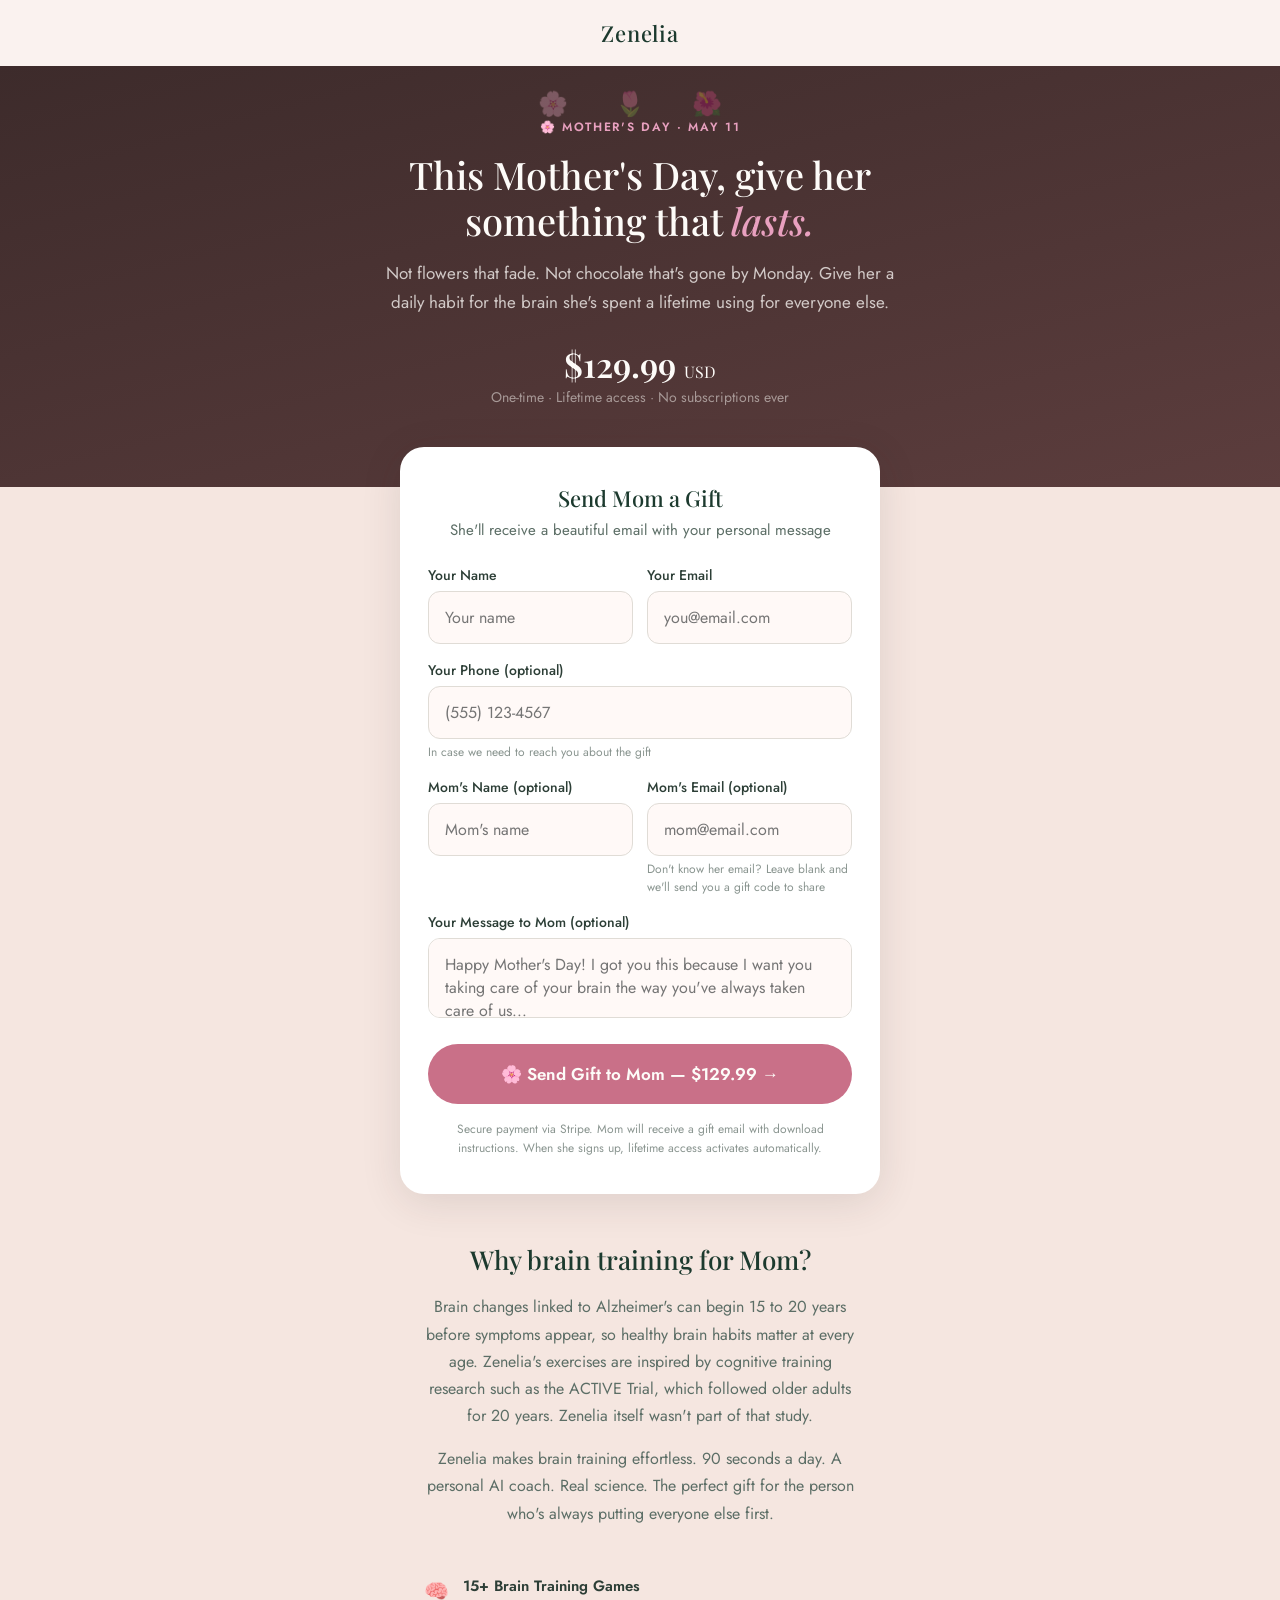
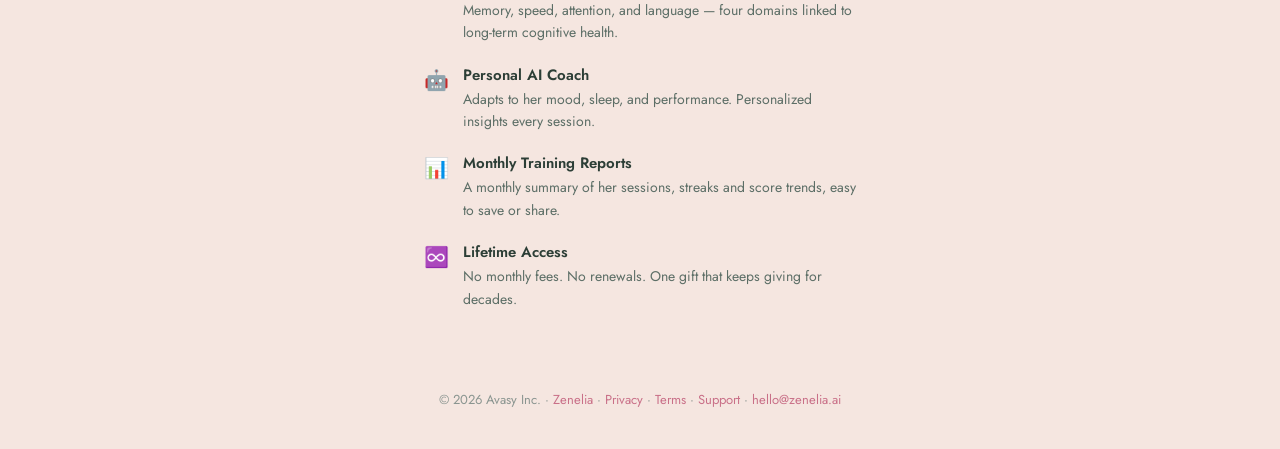
<file: mothers-day.html>
<!DOCTYPE html>
<html lang="en">
<head>
<meta charset="UTF-8">
<link rel="icon" href="/favicon.ico" sizes="32x32">
<link rel="icon" href="/favicon.svg" type="image/svg+xml">
<link rel="apple-touch-icon" href="/apple-touch-icon.png">
<meta name="viewport" content="width=device-width,initial-scale=1.0">
<title>Mother's Day Gift — Zenelia Brain Training</title>
<link rel="preconnect" href="https://fonts.googleapis.com">
<link href="https://fonts.googleapis.com/css2?family=Playfair+Display:ital,wght@0,400;0,500;0,600;1,400;1,500&family=Jost:wght@300;400;500;600&display=swap" rel="stylesheet">
<style>
*{margin:0;padding:0;box-sizing:border-box;}
:root{--forest:#1C3A2E;--parchment:#F7F3EE;--seafoam:#5BA890;--gold:#B8966E;--ink:#2C3E36;--inkSoft:#5C6E66;--inkGhost:#8a9590;--warmWhite:#FDFBF8;--rose:#C97070;--blush:#F5E6E0;--roseDark:#C97088;}
body{font-family:'Jost',sans-serif;background:var(--blush);color:var(--forest);min-height:100vh;}
.nav{padding:18px 24px;display:flex;align-items:center;justify-content:center;background:rgba(255,255,255,0.5);}
.nav a{text-decoration:none;}
.nav .logo{font-family:'Playfair Display',serif;font-size:22px;font-weight:500;color:var(--forest);letter-spacing:0.04em;}
.hero{background:linear-gradient(165deg,#3D2B2B,#5C3D3D);color:var(--warmWhite);padding:52px 24px 80px;text-align:center;position:relative;overflow:hidden;}
.hero::before{content:"🌸 🌷 🌺";position:absolute;top:20px;left:50%;transform:translateX(-50%);font-size:24px;letter-spacing:20px;opacity:0.3;}
.hero .badge{font-size:12px;font-weight:600;letter-spacing:0.14em;text-transform:uppercase;color:#E8A0BF;margin-bottom:16px;}
.hero h1{font-family:'Playfair Display',serif;font-size:38px;font-weight:500;line-height:1.2;max-width:600px;margin:0 auto 16px;}
.hero h1 em{font-style:italic;color:#E8A0BF;}
.hero p{font-size:17px;color:rgba(253,251,248,0.75);max-width:520px;margin:0 auto 8px;line-height:1.7;}
.hero .price{font-family:'Playfair Display',serif;font-size:34px;font-weight:600;color:var(--warmWhite);margin-top:24px;}
.hero .price-sub{font-size:14px;color:rgba(253,251,248,0.5);}
.card{max-width:480px;margin:-40px auto 0;background:#fff;border-radius:24px;padding:36px 28px;box-shadow:0 8px 40px rgba(60,40,40,0.12);position:relative;z-index:10;}
.card h2{font-family:'Playfair Display',serif;font-size:22px;font-weight:500;margin-bottom:6px;text-align:center;}
.card .sub{font-size:15px;color:var(--inkSoft);text-align:center;margin-bottom:24px;}
.field{margin-bottom:16px;}
.field label{display:block;font-size:14px;font-weight:500;color:var(--ink);margin-bottom:6px;}
.field input,.field textarea{width:100%;padding:14px 16px;border:1.5px solid #e0dcd6;border-radius:12px;font-family:'Jost',sans-serif;font-size:16px;color:var(--ink);background:#FFF9F7;outline:none;transition:border .2s;}
.field input:focus,.field textarea:focus{border-color:#E8A0BF;}
.field textarea{resize:none;height:80px;}
.field .hint{font-size:12px;color:var(--inkGhost);margin-top:4px;}
.row{display:grid;grid-template-columns:1fr 1fr;gap:14px;}
.btn{display:block;width:100%;padding:18px;border:none;border-radius:100px;font-family:'Jost',sans-serif;font-size:17px;font-weight:600;cursor:pointer;transition:all .2s;text-align:center;margin-top:20px;}
.btn-primary{background:var(--roseDark);color:var(--warmWhite);}
.btn-primary:hover{background:#B8607A;}
.btn-primary:disabled{background:#c0c0c0;cursor:not-allowed;}
.error{color:var(--rose);font-size:14px;text-align:center;margin-top:12px;display:none;}
.loading{text-align:center;color:var(--inkGhost);font-size:15px;margin-top:12px;display:none;}
.why{max-width:480px;margin:48px auto;padding:0 24px;text-align:center;}
.why h2{font-family:'Playfair Display',serif;font-size:26px;font-weight:500;margin-bottom:16px;}
.why p{font-size:16px;color:var(--inkSoft);line-height:1.7;margin-bottom:16px;}
.features{max-width:480px;margin:20px auto 40px;padding:0 24px;}
.feat{display:flex;gap:14px;margin-bottom:20px;}
.feat .icon{font-size:20px;flex-shrink:0;margin-top:2px;}
.feat h3{font-size:15px;font-weight:600;color:var(--ink);margin-bottom:2px;}
.feat p{font-size:14px;color:var(--inkSoft);line-height:1.6;}
.footer{text-align:center;padding:40px 24px;font-size:13px;color:var(--inkGhost);}
.footer a{color:var(--roseDark);text-decoration:none;}
@media(max-width:500px){
  .hero h1{font-size:28px;}
  .hero .price{font-size:28px;}
  .card{margin:-30px 16px 0;padding:28px 20px;}
  .row{grid-template-columns:1fr;}
  .why h2{font-size:22px;}
}
</style>
</head>
<body>
<div class="nav"><a href="/" class="logo">Zenelia</a></div>
<div class="hero">
  <div class="badge">🌸 Mother's Day · May 11</div>
  <h1>This Mother's Day, give her something that <em>lasts.</em></h1>
  <p>Not flowers that fade. Not chocolate that's gone by Monday. Give her a daily habit for the brain she's spent a lifetime using for everyone else.</p>
  <div class="price">$129.99 <span style="font-size:16px;font-weight:400;">USD</span></div>
  <div class="price-sub">One-time · Lifetime access · No subscriptions ever</div>
</div>
<div class="card">
  <h2>Send Mom a Gift</h2>
  <p class="sub">She'll receive a beautiful email with your personal message</p>
  <div class="row">
    <div class="field"><label>Your Name</label><input type="text" id="buyerName" placeholder="Your name" autocomplete="name"></div>
    <div class="field"><label>Your Email</label><input type="email" id="buyerEmail" placeholder="you@email.com" autocomplete="email"></div>
  </div>
  <div class="field"><label>Your Phone (optional)</label><input type="tel" id="buyerPhone" placeholder="(555) 123-4567" autocomplete="tel"><div class="hint">In case we need to reach you about the gift</div></div>
  <div class="row">
    <div class="field"><label>Mom's Name (optional)</label><input type="text" id="recipientName" placeholder="Mom's name"></div>
    <div class="field"><label>Mom's Email (optional)</label><input type="email" id="recipientEmail" placeholder="mom@email.com"><div class="hint">Don't know her email? Leave blank and we'll send you a gift code to share</div></div>
  </div>
  <div class="field"><label>Your Message to Mom (optional)</label><textarea id="personalMessage" placeholder="Happy Mother's Day! I got you this because I want you taking care of your brain the way you've always taken care of us..."></textarea></div>
  <button class="btn btn-primary" id="giftBtn" onclick="handleGift()">🌸 Send Gift to Mom — $129.99 →</button>
  <div id="error" class="error"></div>
  <div id="loading" class="loading">Preparing your gift...</div>
  <p style="font-size:12px;color:var(--inkGhost);text-align:center;margin-top:16px;line-height:1.6;">Secure payment via Stripe. Mom will receive a gift email with download instructions. When she signs up, lifetime access activates automatically.</p>
</div>
<div class="why">
  <h2>Why brain training for Mom?</h2>
  <p>Brain changes linked to Alzheimer's can begin 15 to 20 years before symptoms appear, so healthy brain habits matter at every age. Zenelia's exercises are inspired by cognitive training research such as the ACTIVE Trial, which followed older adults for 20 years. Zenelia itself wasn't part of that study.</p>
  <p>Zenelia makes brain training effortless. 90 seconds a day. A personal AI coach. Real science. The perfect gift for the person who's always putting everyone else first.</p>
</div>
<div class="features">
  <div class="feat"><div class="icon">🧠</div><div><h3>15+ Brain Training Games</h3><p>Memory, speed, attention, and language — four domains linked to long-term cognitive health.</p></div></div>
  <div class="feat"><div class="icon">🤖</div><div><h3>Personal AI Coach</h3><p>Adapts to her mood, sleep, and performance. Personalized insights every session.</p></div></div>
  <div class="feat"><div class="icon">📊</div><div><h3>Monthly Training Reports</h3><p>A monthly summary of her sessions, streaks and score trends, easy to save or share.</p></div></div>
  <div class="feat"><div class="icon">♾️</div><div><h3>Lifetime Access</h3><p>No monthly fees. No renewals. One gift that keeps giving for decades.</p></div></div>
</div>
<div class="footer"><p>© 2026 Avasy Inc. · <a href="/">Zenelia</a> · <a href="/privacy.html">Privacy</a> · <a href="/terms.html">Terms</a> · <a href="/support.html">Support</a> · <a href="mailto:hello@zenelia.ai">hello@zenelia.ai</a></p></div>
<script>
const CHECKOUT_URL="https://uvespyvcypudqufojmpk.supabase.co/functions/v1/create-checkout";
async function handleGift(){
  const buyerName=document.getElementById("buyerName").value.trim();
  const buyerEmail=document.getElementById("buyerEmail").value.trim();
  const buyerPhone=document.getElementById("buyerPhone").value.trim();
  const recipientName=document.getElementById("recipientName").value.trim();
  const recipientEmail=document.getElementById("recipientEmail").value.trim();
  const personalMessage=document.getElementById("personalMessage").value.trim();
  const errorEl=document.getElementById("error");
  const loadingEl=document.getElementById("loading");
  const btn=document.getElementById("giftBtn");
  errorEl.style.display="none";
  if(!buyerName||!buyerEmail){errorEl.textContent="Please enter your name and email.";errorEl.style.display="block";return;}
  if(!buyerEmail.includes("@")){errorEl.textContent="Please enter a valid email address.";errorEl.style.display="block";return;}
  if(recipientEmail&&!recipientEmail.includes("@")){errorEl.textContent="Please enter a valid email for Mom.";errorEl.style.display="block";return;}
  if(recipientEmail&&buyerEmail.toLowerCase()===recipientEmail.toLowerCase()){errorEl.textContent="Mom's email should be different from yours.";errorEl.style.display="block";return;}
  btn.disabled=true;loadingEl.style.display="block";
  try{
    const res=await fetch(CHECKOUT_URL,{method:"POST",headers:{"Content-Type":"application/json"},body:JSON.stringify({buyerName,buyerEmail,buyerPhone,recipientName,recipientEmail,personalMessage,returnUrl:"https://zenelia.ai/mothers-day.html"})});
    const data=await res.json();
    if(data.url){window.location.href=data.url;}
    else{throw new Error(data.error||"Something went wrong. Please try again.");}
  }catch(e){errorEl.textContent=e.message||"Something went wrong.";errorEl.style.display="block";btn.disabled=false;loadingEl.style.display="none";}
}
</script>
</body>
</html>
</file>
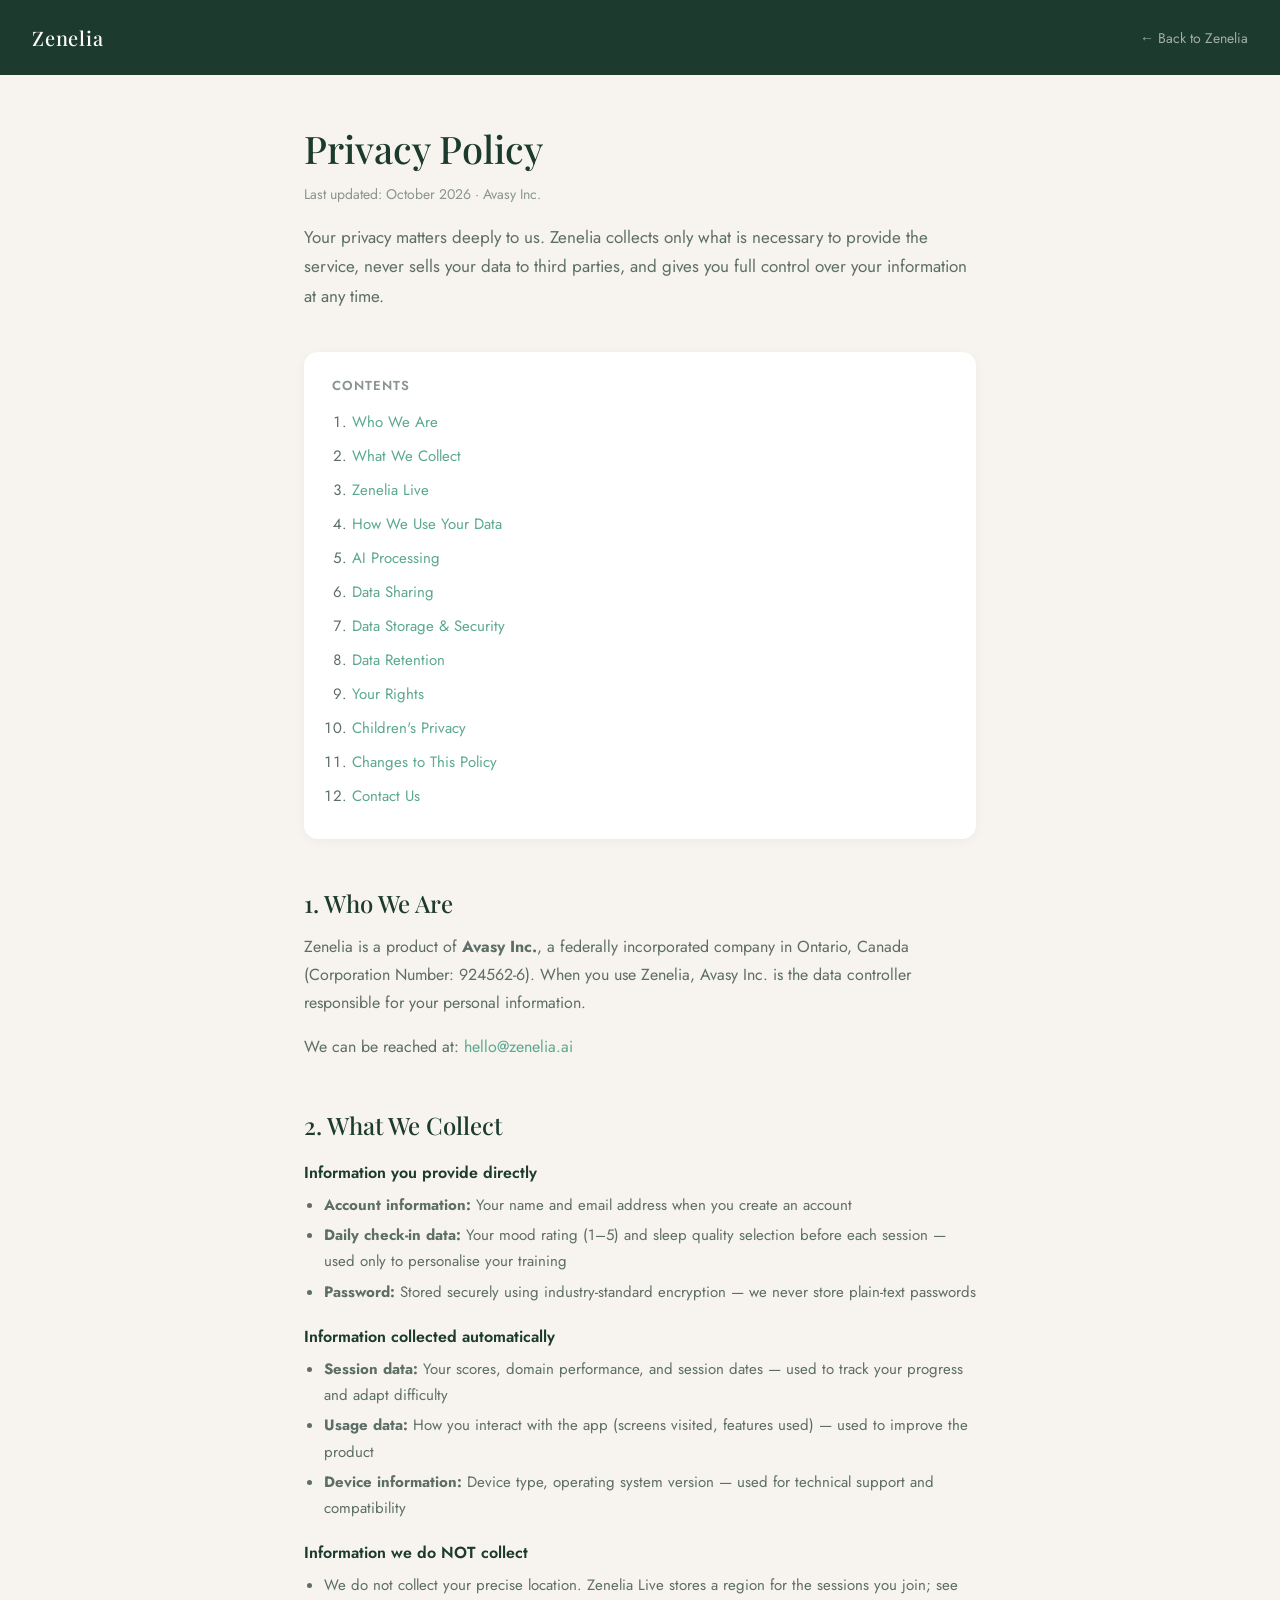
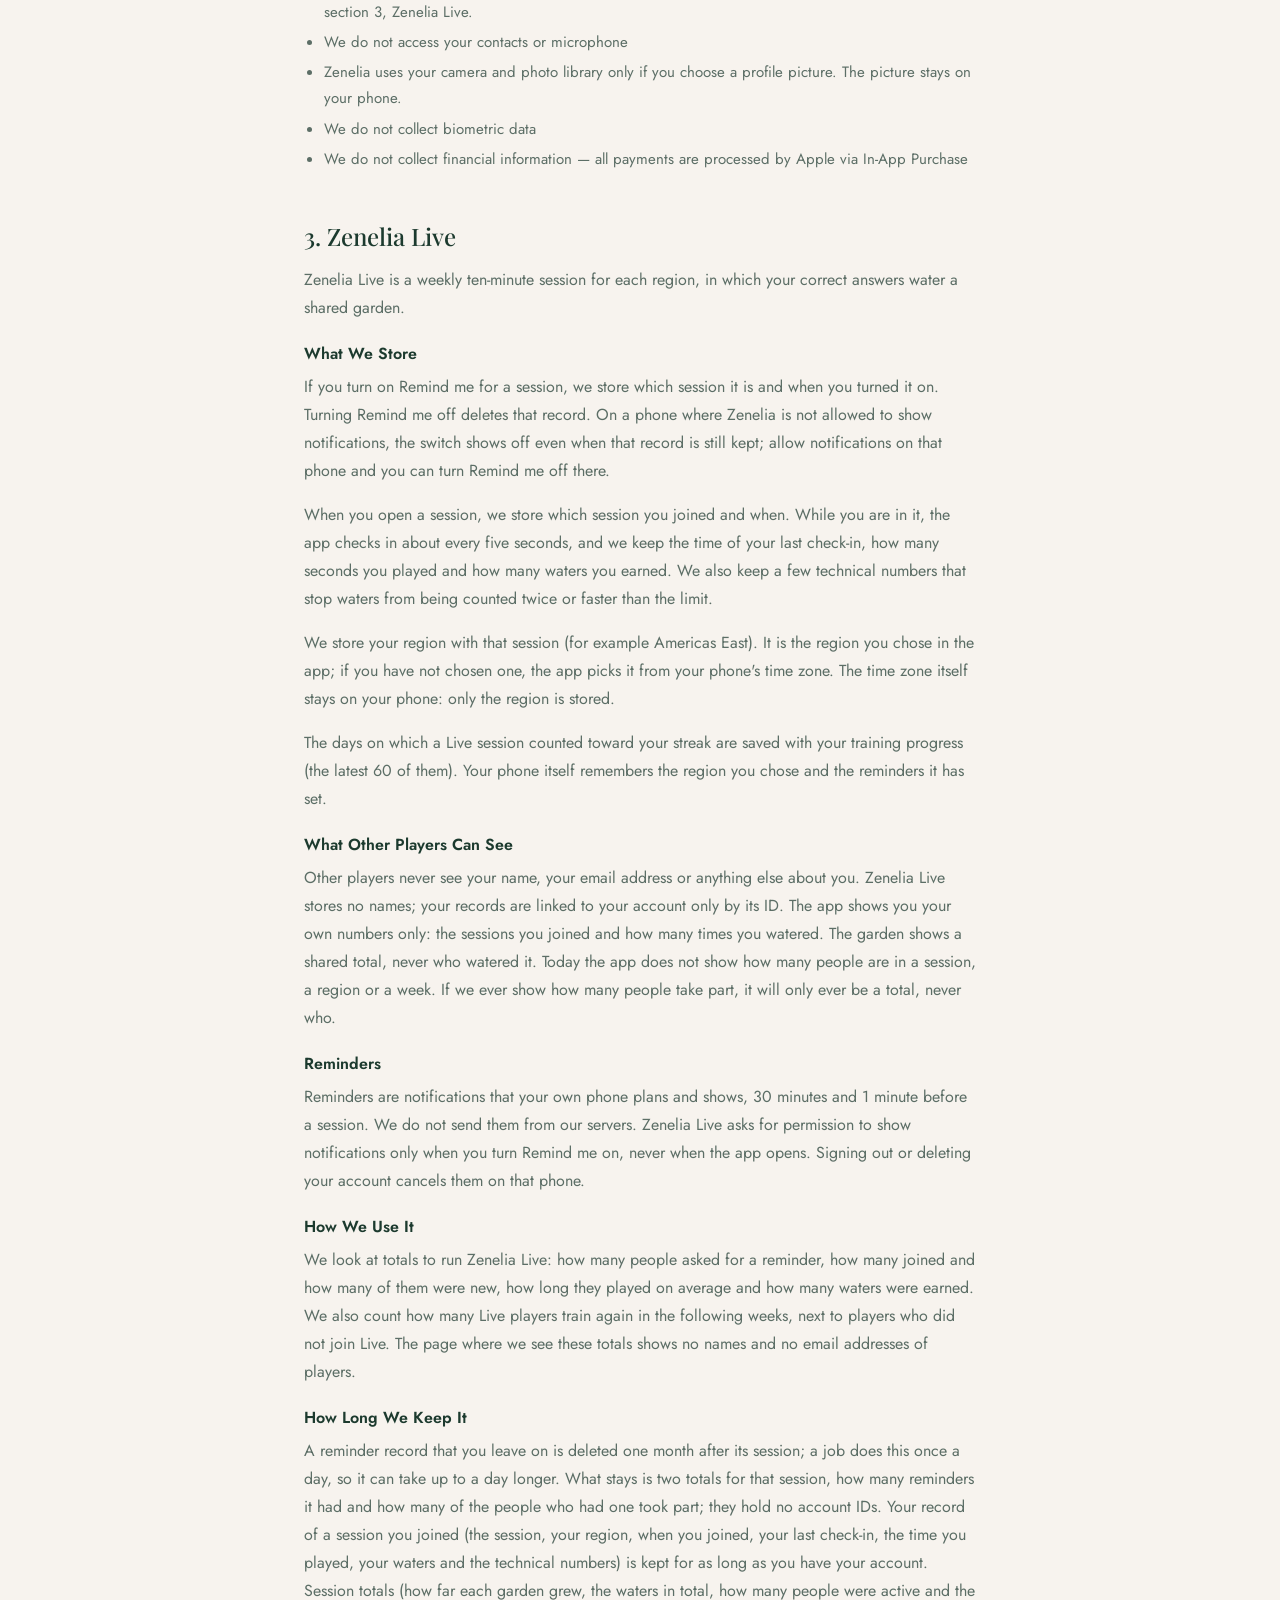
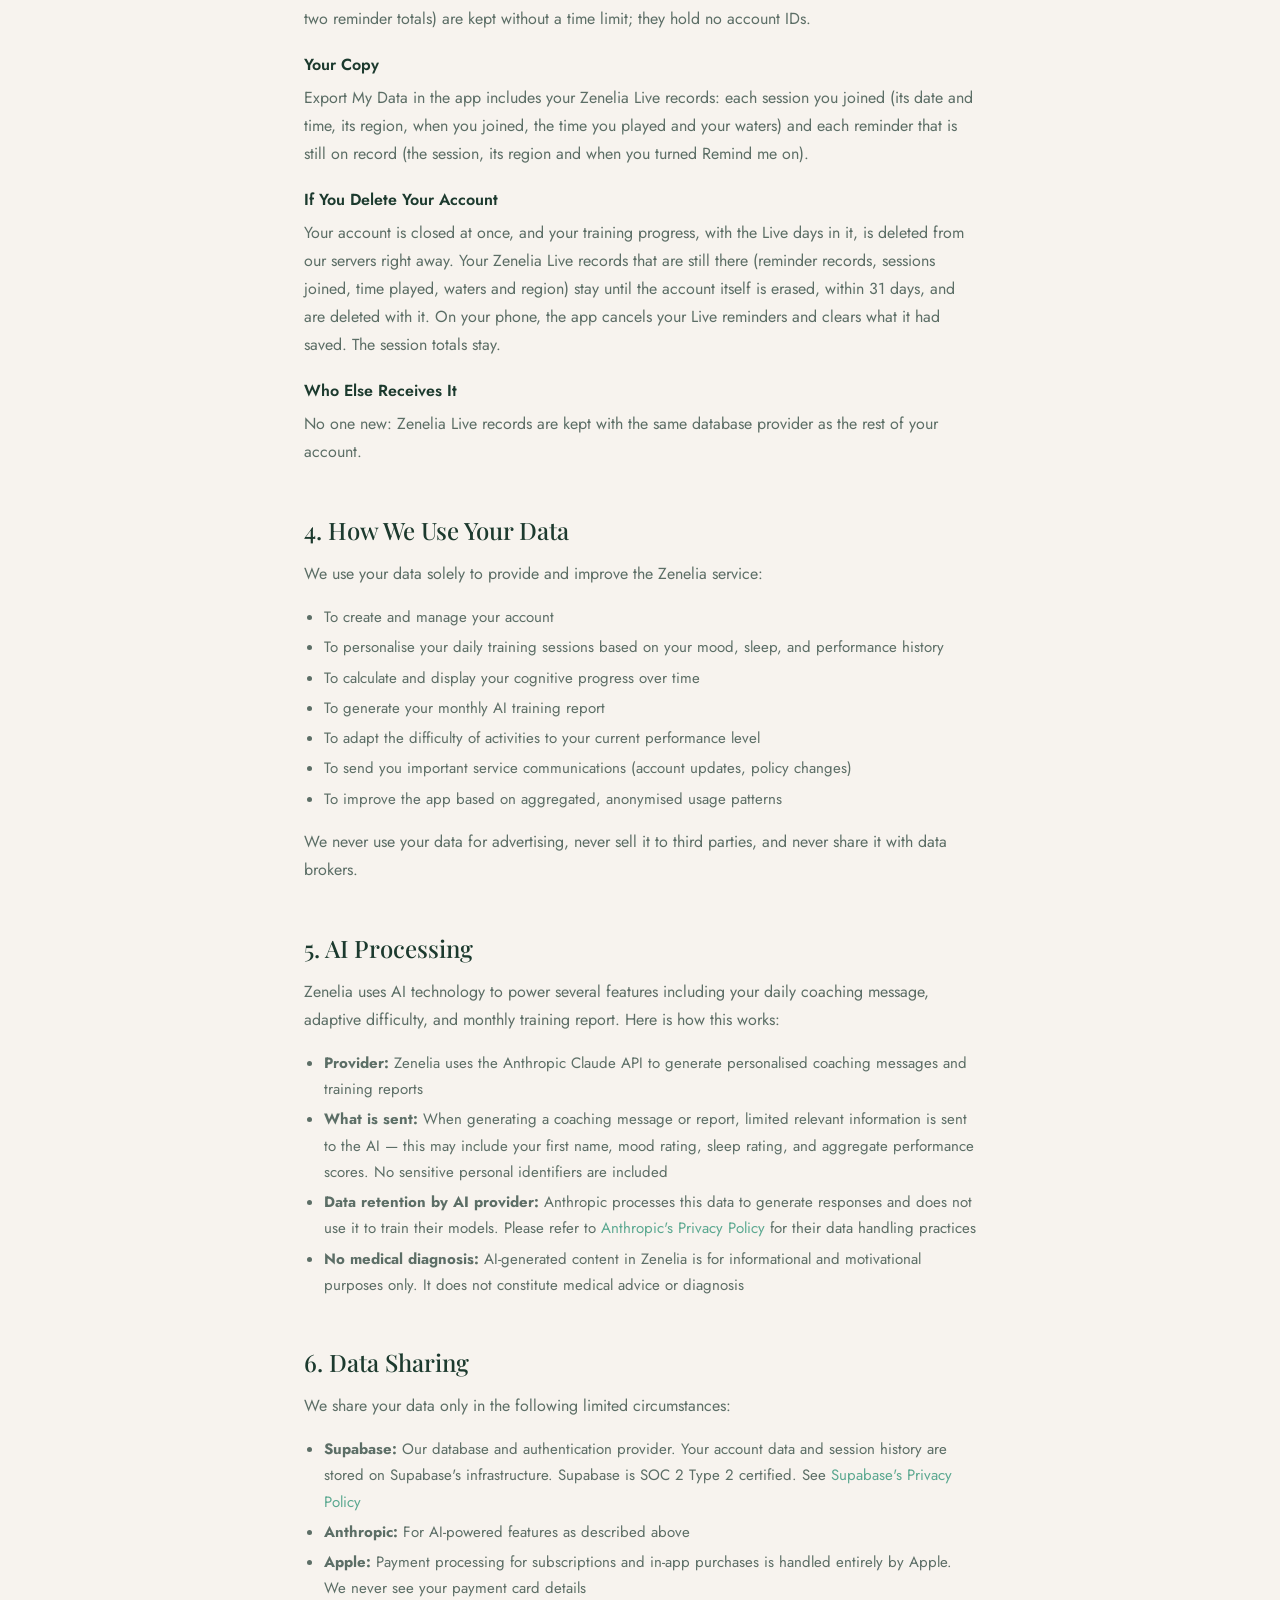
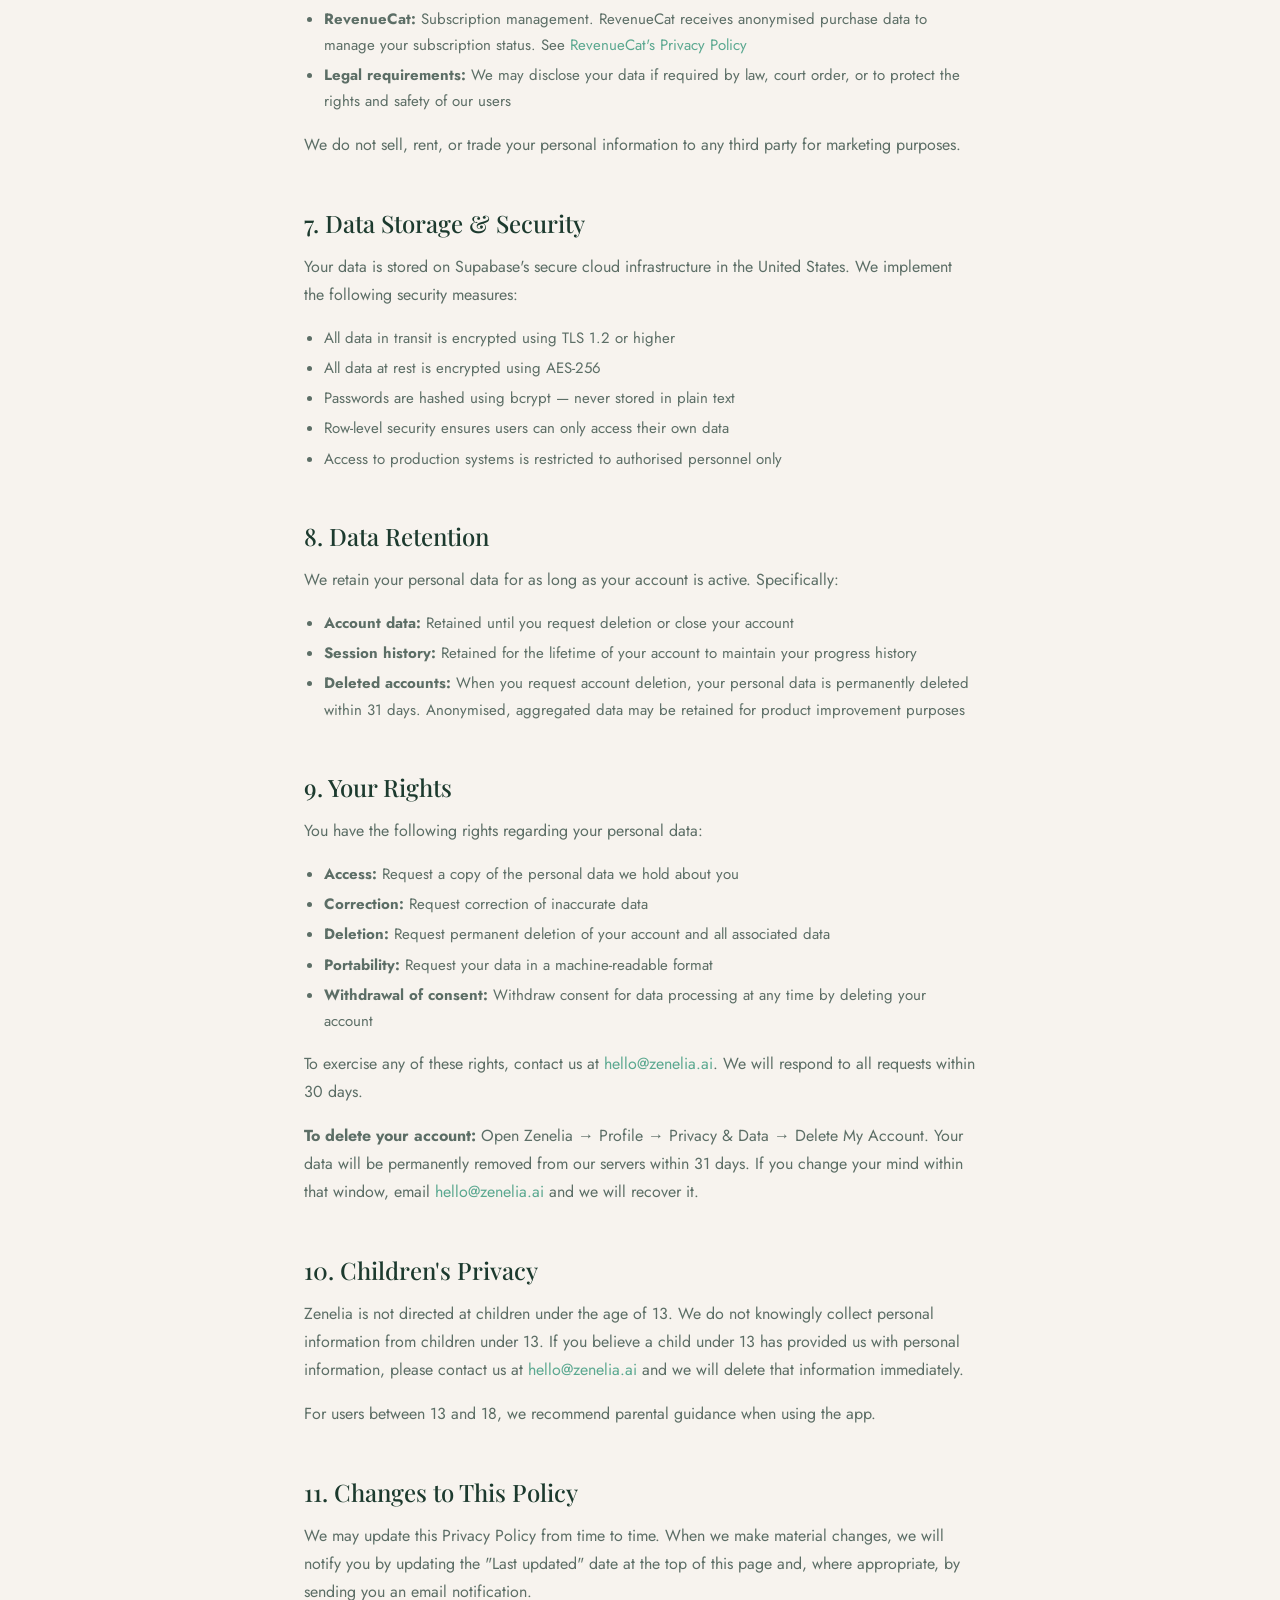
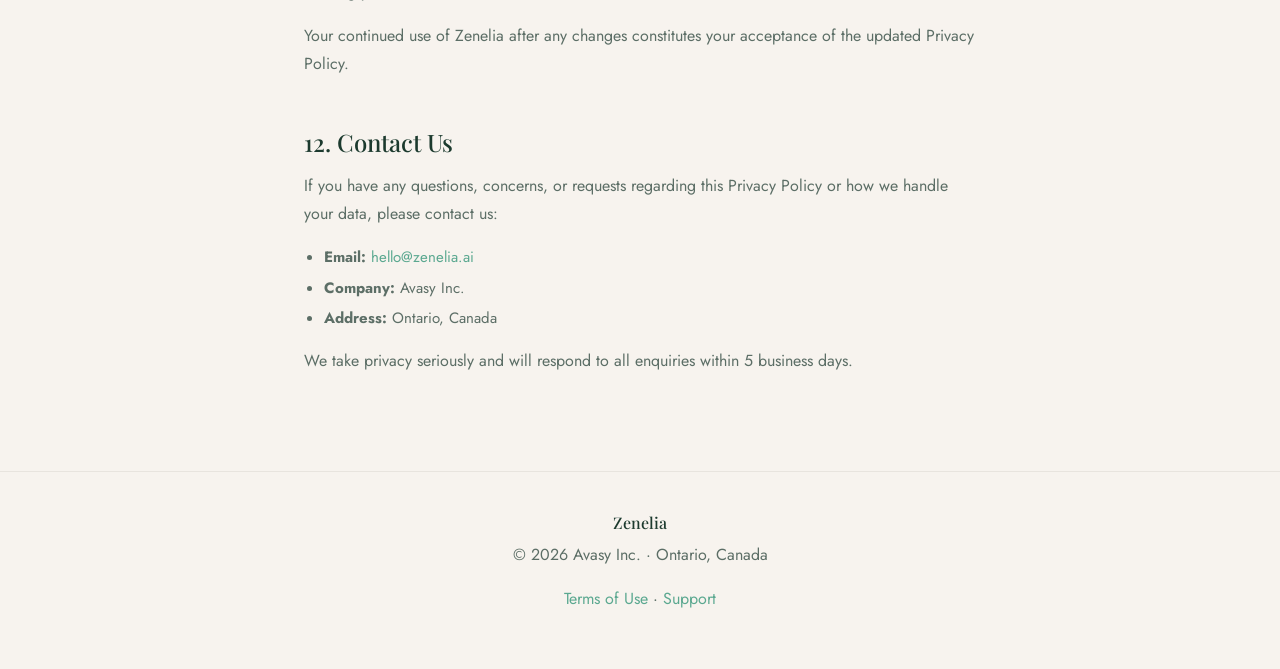
<file: privacy.html>
<!DOCTYPE html>
<html lang="en">
<head>
<meta charset="UTF-8">
<meta name="viewport" content="width=device-width,initial-scale=1.0">
<title>Privacy Policy — Zenelia</title>
<link rel="preconnect" href="https://fonts.googleapis.com">
<link href="https://fonts.googleapis.com/css2?family=Playfair+Display:wght@400;500;600&family=Jost:wght@300;400;500;600&display=swap" rel="stylesheet">
<style>
*{margin:0;padding:0;box-sizing:border-box;}
:root{--forest:#1C3A2E;--parchment:#F7F3EE;--seafoam:#5BA890;--gold:#B8966E;--ink:#2C3E36;--inkSoft:#5C6E66;--inkGhost:#8a9590;--warmWhite:#FDFBF8;}
body{font-family:'Jost',sans-serif;background:var(--parchment);color:var(--forest);}
a{color:var(--seafoam);text-decoration:none;}
a:hover{text-decoration:underline;}

.header{background:var(--forest);padding:24px 32px;display:flex;align-items:center;justify-content:space-between;}
.header .logo{font-family:'Playfair Display',serif;font-size:20px;font-weight:500;color:var(--warmWhite);text-decoration:none;letter-spacing:0.04em;}
.header .back{font-size:14px;color:rgba(253,251,248,0.6);text-decoration:none;}
.header .back:hover{color:var(--warmWhite);}

.content{max-width:720px;margin:0 auto;padding:48px 24px 80px;}
h1{font-family:'Playfair Display',serif;font-size:38px;font-weight:500;margin-bottom:8px;}
.meta{font-size:14px;color:var(--inkGhost);margin-bottom:16px;}
.intro{font-size:17px;line-height:1.75;color:var(--inkSoft);margin-bottom:40px;}

.toc{background:#fff;border-radius:14px;padding:24px 28px;margin-bottom:48px;box-shadow:0 2px 12px rgba(28,58,46,0.04);}
.toc-title{font-size:13px;font-weight:600;letter-spacing:0.08em;text-transform:uppercase;color:var(--inkGhost);margin-bottom:12px;}
.toc ol{padding-left:20px;margin:0;}
.toc li{font-size:15px;line-height:2;color:var(--inkSoft);}
.toc li a{color:var(--seafoam);text-decoration:none;}
.toc li a:hover{text-decoration:underline;}

h2{font-family:'Playfair Display',serif;font-size:24px;font-weight:500;margin-top:48px;margin-bottom:14px;color:var(--forest);}
h3{font-size:16px;font-weight:600;margin-top:20px;margin-bottom:8px;color:var(--forest);}
p{font-size:16px;line-height:1.75;color:var(--inkSoft);margin-bottom:16px;}
ul{margin:0 0 16px 20px;}
li{font-size:15px;line-height:1.75;color:var(--inkSoft);margin-bottom:4px;}

footer{text-align:center;padding:40px 24px;font-size:13px;color:var(--inkGhost);border-top:1px solid #e8e4de;}
footer .logo{font-family:'Playfair Display',serif;font-size:16px;font-weight:500;color:var(--forest);margin-bottom:8px;}
footer a{color:var(--seafoam);text-decoration:none;}

@media(max-width:600px){
  h1{font-size:28px;}
  h2{font-size:20px;}
}
</style>
<link rel="icon" href="/favicon.ico" sizes="32x32">
<link rel="icon" href="/favicon.svg" type="image/svg+xml">
<link rel="apple-touch-icon" href="/apple-touch-icon.png">
</head>
<body>

<div class="header">
  <a href="/index.html" class="logo">Zenelia</a>
  <a href="/index.html" class="back">← Back to Zenelia</a>
</div>

<div class="content">
  <h1>Privacy Policy</h1>
  <p class="meta">Last updated: October 2026 · Avasy Inc.</p>
  <p class="intro">Your privacy matters deeply to us. Zenelia collects only what is necessary to provide the service, never sells your data to third parties, and gives you full control over your information at any time.</p>

  <div class="toc">
    <div class="toc-title">Contents</div>
    <ol>
      <li><a href="#who">Who We Are</a></li>
      <li><a href="#collect">What We Collect</a></li>
      <li><a href="#live">Zenelia Live</a></li>
      <li><a href="#use">How We Use Your Data</a></li>
      <li><a href="#ai">AI Processing</a></li>
      <li><a href="#sharing">Data Sharing</a></li>
      <li><a href="#storage">Data Storage & Security</a></li>
      <li><a href="#retention">Data Retention</a></li>
      <li><a href="#rights">Your Rights</a></li>
      <li><a href="#children">Children's Privacy</a></li>
      <li><a href="#changes">Changes to This Policy</a></li>
      <li><a href="#contact">Contact Us</a></li>
    </ol>
  </div>

  <h2 id="who">1. Who We Are</h2>
  <p>Zenelia is a product of <strong>Avasy Inc.</strong>, a federally incorporated company in Ontario, Canada (Corporation Number: 924562-6). When you use Zenelia, Avasy Inc. is the data controller responsible for your personal information.</p>
  <p>We can be reached at: <a href="mailto:hello@zenelia.ai">hello@zenelia.ai</a></p>

  <h2 id="collect">2. What We Collect</h2>

  <h3>Information you provide directly</h3>
  <ul>
    <li><strong>Account information:</strong> Your name and email address when you create an account</li>
    <li><strong>Daily check-in data:</strong> Your mood rating (1–5) and sleep quality selection before each session — used only to personalise your training</li>
    <li><strong>Password:</strong> Stored securely using industry-standard encryption — we never store plain-text passwords</li>
  </ul>

  <h3>Information collected automatically</h3>
  <ul>
    <li><strong>Session data:</strong> Your scores, domain performance, and session dates — used to track your progress and adapt difficulty</li>
    <li><strong>Usage data:</strong> How you interact with the app (screens visited, features used) — used to improve the product</li>
    <li><strong>Device information:</strong> Device type, operating system version — used for technical support and compatibility</li>
  </ul>

  <h3>Information we do NOT collect</h3>
  <ul>
    <li>We do not collect your precise location. Zenelia Live stores a region for the sessions you join; see section 3, Zenelia Live.</li>
    <li>We do not access your contacts or microphone</li>
    <li>Zenelia uses your camera and photo library only if you choose a profile picture. The picture stays on your phone.</li>
    <li>We do not collect biometric data</li>
    <li>We do not collect financial information — all payments are processed by Apple via In-App Purchase</li>
  </ul>

  <h2 id="live">3. Zenelia Live</h2>
  <p>Zenelia Live is a weekly ten-minute session for each region, in which your correct answers water a shared garden.</p>

  <h3>What We Store</h3>
  <p>If you turn on Remind me for a session, we store which session it is and when you turned it on. Turning Remind me off deletes that record. On a phone where Zenelia is not allowed to show notifications, the switch shows off even when that record is still kept; allow notifications on that phone and you can turn Remind me off there.</p>
  <p>When you open a session, we store which session you joined and when. While you are in it, the app checks in about every five seconds, and we keep the time of your last check-in, how many seconds you played and how many waters you earned. We also keep a few technical numbers that stop waters from being counted twice or faster than the limit.</p>
  <p>We store your region with that session (for example Americas East). It is the region you chose in the app; if you have not chosen one, the app picks it from your phone's time zone. The time zone itself stays on your phone: only the region is stored.</p>
  <p>The days on which a Live session counted toward your streak are saved with your training progress (the latest 60 of them). Your phone itself remembers the region you chose and the reminders it has set.</p>

  <h3>What Other Players Can See</h3>
  <p>Other players never see your name, your email address or anything else about you. Zenelia Live stores no names; your records are linked to your account only by its ID. The app shows you your own numbers only: the sessions you joined and how many times you watered. The garden shows a shared total, never who watered it. Today the app does not show how many people are in a session, a region or a week. If we ever show how many people take part, it will only ever be a total, never who.</p>

  <h3>Reminders</h3>
  <p>Reminders are notifications that your own phone plans and shows, 30 minutes and 1 minute before a session. We do not send them from our servers. Zenelia Live asks for permission to show notifications only when you turn Remind me on, never when the app opens. Signing out or deleting your account cancels them on that phone.</p>

  <h3>How We Use It</h3>
  <p>We look at totals to run Zenelia Live: how many people asked for a reminder, how many joined and how many of them were new, how long they played on average and how many waters were earned. We also count how many Live players train again in the following weeks, next to players who did not join Live. The page where we see these totals shows no names and no email addresses of players.</p>

  <h3>How Long We Keep It</h3>
  <p>A reminder record that you leave on is deleted one month after its session; a job does this once a day, so it can take up to a day longer. What stays is two totals for that session, how many reminders it had and how many of the people who had one took part; they hold no account IDs. Your record of a session you joined (the session, your region, when you joined, your last check-in, the time you played, your waters and the technical numbers) is kept for as long as you have your account. Session totals (how far each garden grew, the waters in total, how many people were active and the two reminder totals) are kept without a time limit; they hold no account IDs.</p>

  <h3>Your Copy</h3>
  <p>Export My Data in the app includes your Zenelia Live records: each session you joined (its date and time, its region, when you joined, the time you played and your waters) and each reminder that is still on record (the session, its region and when you turned Remind me on).</p>

  <h3>If You Delete Your Account</h3>
  <p>Your account is closed at once, and your training progress, with the Live days in it, is deleted from our servers right away. Your Zenelia Live records that are still there (reminder records, sessions joined, time played, waters and region) stay until the account itself is erased, within 31 days, and are deleted with it. On your phone, the app cancels your Live reminders and clears what it had saved. The session totals stay.</p>

  <h3>Who Else Receives It</h3>
  <p>No one new: Zenelia Live records are kept with the same database provider as the rest of your account.</p>

  <h2 id="use">4. How We Use Your Data</h2>
  <p>We use your data solely to provide and improve the Zenelia service:</p>
  <ul>
    <li>To create and manage your account</li>
    <li>To personalise your daily training sessions based on your mood, sleep, and performance history</li>
    <li>To calculate and display your cognitive progress over time</li>
    <li>To generate your monthly AI training report</li>
    <li>To adapt the difficulty of activities to your current performance level</li>
    <li>To send you important service communications (account updates, policy changes)</li>
    <li>To improve the app based on aggregated, anonymised usage patterns</li>
  </ul>
  <p>We never use your data for advertising, never sell it to third parties, and never share it with data brokers.</p>

  <h2 id="ai">5. AI Processing</h2>
  <p>Zenelia uses AI technology to power several features including your daily coaching message, adaptive difficulty, and monthly training report. Here is how this works:</p>
  <ul>
    <li><strong>Provider:</strong> Zenelia uses the Anthropic Claude API to generate personalised coaching messages and training reports</li>
    <li><strong>What is sent:</strong> When generating a coaching message or report, limited relevant information is sent to the AI — this may include your first name, mood rating, sleep rating, and aggregate performance scores. No sensitive personal identifiers are included</li>
    <li><strong>Data retention by AI provider:</strong> Anthropic processes this data to generate responses and does not use it to train their models. Please refer to <a href="https://www.anthropic.com/privacy">Anthropic's Privacy Policy</a> for their data handling practices</li>
    <li><strong>No medical diagnosis:</strong> AI-generated content in Zenelia is for informational and motivational purposes only. It does not constitute medical advice or diagnosis</li>
  </ul>

  <h2 id="sharing">6. Data Sharing</h2>
  <p>We share your data only in the following limited circumstances:</p>
  <ul>
    <li><strong>Supabase:</strong> Our database and authentication provider. Your account data and session history are stored on Supabase's infrastructure. Supabase is SOC 2 Type 2 certified. See <a href="https://supabase.com/privacy">Supabase's Privacy Policy</a></li>
    <li><strong>Anthropic:</strong> For AI-powered features as described above</li>
    <li><strong>Apple:</strong> Payment processing for subscriptions and in-app purchases is handled entirely by Apple. We never see your payment card details</li>
    <li><strong>RevenueCat:</strong> Subscription management. RevenueCat receives anonymised purchase data to manage your subscription status. See <a href="https://www.revenuecat.com/privacy">RevenueCat's Privacy Policy</a></li>
    <li><strong>Legal requirements:</strong> We may disclose your data if required by law, court order, or to protect the rights and safety of our users</li>
  </ul>
  <p>We do not sell, rent, or trade your personal information to any third party for marketing purposes.</p>

  <h2 id="storage">7. Data Storage & Security</h2>
  <p>Your data is stored on Supabase's secure cloud infrastructure in the United States. We implement the following security measures:</p>
  <ul>
    <li>All data in transit is encrypted using TLS 1.2 or higher</li>
    <li>All data at rest is encrypted using AES-256</li>
    <li>Passwords are hashed using bcrypt — never stored in plain text</li>
    <li>Row-level security ensures users can only access their own data</li>
    <li>Access to production systems is restricted to authorised personnel only</li>
  </ul>

  <h2 id="retention">8. Data Retention</h2>
  <p>We retain your personal data for as long as your account is active. Specifically:</p>
  <ul>
    <li><strong>Account data:</strong> Retained until you request deletion or close your account</li>
    <li><strong>Session history:</strong> Retained for the lifetime of your account to maintain your progress history</li>
    <li><strong>Deleted accounts:</strong> When you request account deletion, your personal data is permanently deleted within 31 days. Anonymised, aggregated data may be retained for product improvement purposes</li>
  </ul>

  <h2 id="rights">9. Your Rights</h2>
  <p>You have the following rights regarding your personal data:</p>
  <ul>
    <li><strong>Access:</strong> Request a copy of the personal data we hold about you</li>
    <li><strong>Correction:</strong> Request correction of inaccurate data</li>
    <li><strong>Deletion:</strong> Request permanent deletion of your account and all associated data</li>
    <li><strong>Portability:</strong> Request your data in a machine-readable format</li>
    <li><strong>Withdrawal of consent:</strong> Withdraw consent for data processing at any time by deleting your account</li>
  </ul>
  <p>To exercise any of these rights, contact us at <a href="mailto:hello@zenelia.ai">hello@zenelia.ai</a>. We will respond to all requests within 30 days.</p>
  <p><strong>To delete your account:</strong> Open Zenelia → Profile → Privacy & Data → Delete My Account. Your data will be permanently removed from our servers within 31 days. If you change your mind within that window, email <a href="mailto:hello@zenelia.ai">hello@zenelia.ai</a> and we will recover it.</p>

  <h2 id="children">10. Children's Privacy</h2>
  <p>Zenelia is not directed at children under the age of 13. We do not knowingly collect personal information from children under 13. If you believe a child under 13 has provided us with personal information, please contact us at <a href="mailto:hello@zenelia.ai">hello@zenelia.ai</a> and we will delete that information immediately.</p>
  <p>For users between 13 and 18, we recommend parental guidance when using the app.</p>

  <h2 id="changes">11. Changes to This Policy</h2>
  <p>We may update this Privacy Policy from time to time. When we make material changes, we will notify you by updating the "Last updated" date at the top of this page and, where appropriate, by sending you an email notification.</p>
  <p>Your continued use of Zenelia after any changes constitutes your acceptance of the updated Privacy Policy.</p>

  <h2 id="contact">12. Contact Us</h2>
  <p>If you have any questions, concerns, or requests regarding this Privacy Policy or how we handle your data, please contact us:</p>
  <ul>
    <li><strong>Email:</strong> <a href="mailto:hello@zenelia.ai">hello@zenelia.ai</a></li>
    <li><strong>Company:</strong> Avasy Inc.</li>
    <li><strong>Address:</strong> Ontario, Canada</li>
  </ul>
  <p>We take privacy seriously and will respond to all enquiries within 5 business days.</p>
</div>

<footer>
  <div class="logo">Zenelia</div>
  <p>© 2026 Avasy Inc. · Ontario, Canada</p>
  <p><a href="/terms.html">Terms of Use</a> · <a href="/support.html">Support</a></p>
</footer>

</body>
</html>
</file>
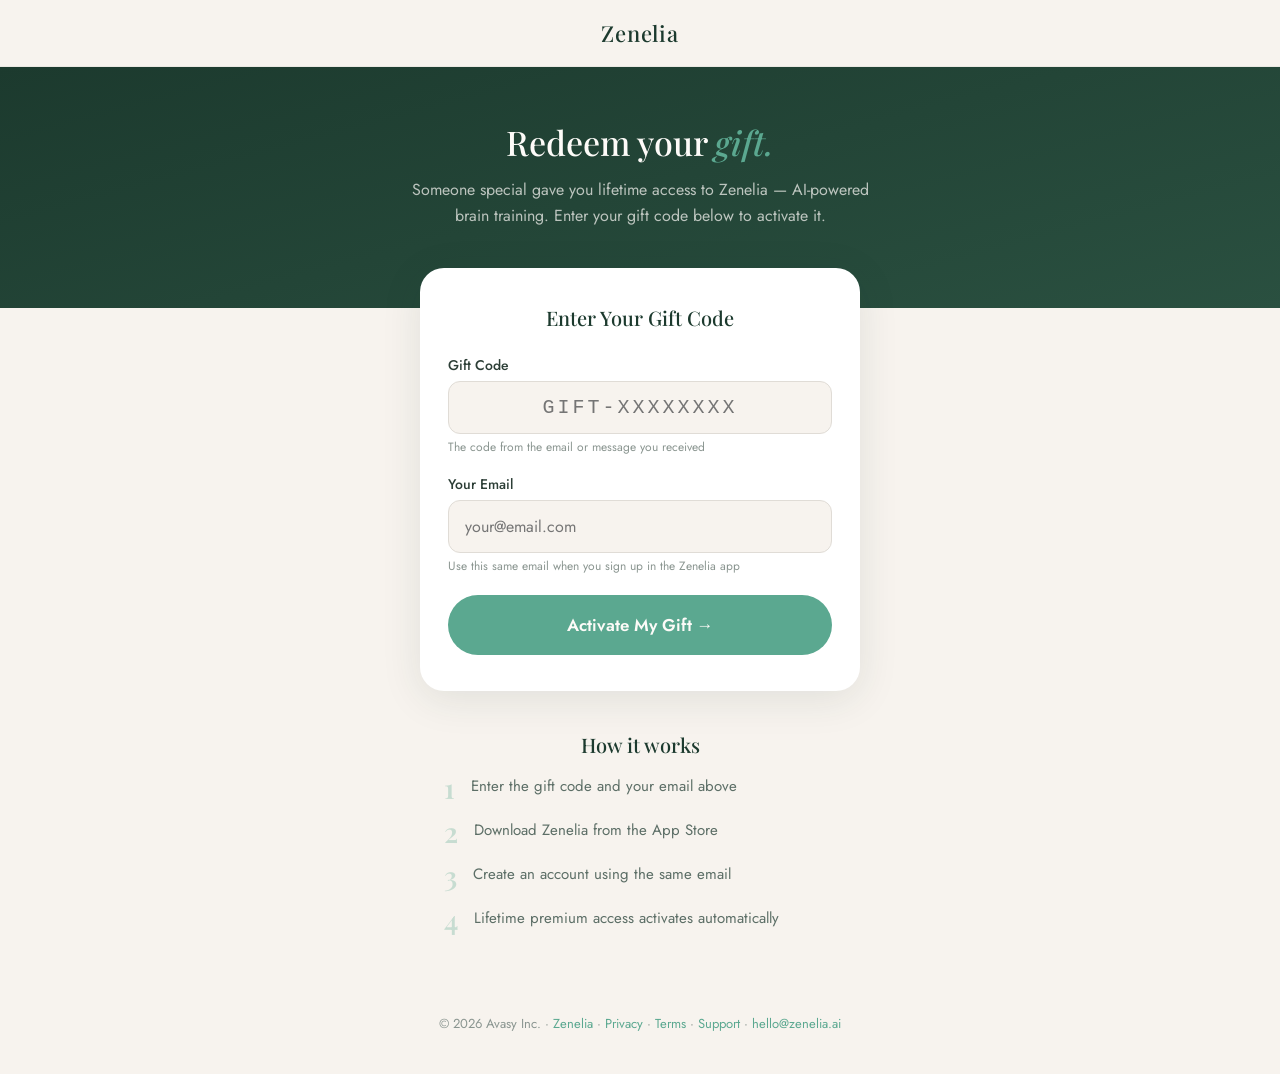
<file: redeem.html>
<!DOCTYPE html>
<html lang="en">
<head>
<meta charset="UTF-8">
<link rel="icon" href="/favicon.ico" sizes="32x32">
<link rel="icon" href="/favicon.svg" type="image/svg+xml">
<link rel="apple-touch-icon" href="/apple-touch-icon.png">
<meta name="viewport" content="width=device-width,initial-scale=1.0">
<title>Redeem Your Gift — Zenelia</title>
<link rel="preconnect" href="https://fonts.googleapis.com">
<link href="https://fonts.googleapis.com/css2?family=Playfair+Display:ital,wght@0,400;0,500;0,600;1,400&family=Jost:wght@300;400;500;600&display=swap" rel="stylesheet">
<style>
*{margin:0;padding:0;box-sizing:border-box;}
:root{--forest:#1C3A2E;--parchment:#F7F3EE;--seafoam:#5BA890;--gold:#B8966E;--ink:#2C3E36;--inkSoft:#5C6E66;--inkGhost:#8a9590;--warmWhite:#FDFBF8;--rose:#C97070;}
body{font-family:'Jost',sans-serif;background:var(--parchment);color:var(--forest);min-height:100vh;}
.nav{padding:18px 24px;display:flex;align-items:center;justify-content:center;border-bottom:1px solid rgba(28,58,46,0.06);}
.nav a{text-decoration:none;}
.nav .logo{font-family:'Playfair Display',serif;font-size:22px;font-weight:500;color:var(--forest);letter-spacing:0.04em;}
.hero{background:linear-gradient(165deg,var(--forest),#2A5040);color:var(--warmWhite);padding:52px 24px 80px;text-align:center;}
.hero h1{font-family:'Playfair Display',serif;font-size:34px;font-weight:500;margin-bottom:12px;}
.hero h1 em{font-style:italic;color:var(--seafoam);}
.hero p{font-size:16px;color:rgba(253,251,248,0.7);max-width:460px;margin:0 auto;line-height:1.6;}
.card{max-width:440px;margin:-40px auto 0;background:#fff;border-radius:24px;padding:36px 28px;box-shadow:0 8px 40px rgba(28,58,46,0.1);position:relative;z-index:10;}
.card h2{font-family:'Playfair Display',serif;font-size:20px;font-weight:500;margin-bottom:24px;text-align:center;}
.field{margin-bottom:18px;}
.field label{display:block;font-size:14px;font-weight:500;color:var(--ink);margin-bottom:6px;}
.field input{width:100%;padding:14px 16px;border:1.5px solid #e0dcd6;border-radius:12px;font-family:'Jost',sans-serif;font-size:16px;color:var(--ink);background:var(--parchment);outline:none;transition:border .2s;}
.field input:focus{border-color:var(--seafoam);}
.field .hint{font-size:12px;color:var(--inkGhost);margin-top:4px;}
.code-input{font-family:monospace!important;font-size:20px!important;letter-spacing:3px;text-align:center;text-transform:uppercase;}
.btn{display:block;width:100%;padding:18px;border:none;border-radius:100px;font-family:'Jost',sans-serif;font-size:17px;font-weight:600;cursor:pointer;transition:all .2s;text-align:center;margin-top:20px;background:var(--seafoam);color:var(--warmWhite);}
.btn:hover{background:#4E9680;}
.btn:disabled{background:#c0c0c0;cursor:not-allowed;}
.error{color:var(--rose);font-size:14px;text-align:center;margin-top:12px;display:none;}
.loading{text-align:center;color:var(--inkGhost);font-size:15px;margin-top:12px;display:none;}
.success{display:none;text-align:center;padding:12px 0;}
.success .check{width:64px;height:64px;background:var(--seafoam);border-radius:50%;display:flex;align-items:center;justify-content:center;margin:0 auto 16px;color:var(--warmWhite);font-size:28px;}
.success h3{font-family:'Playfair Display',serif;font-size:22px;font-weight:500;margin-bottom:12px;}
.success p{font-size:15px;color:var(--inkSoft);line-height:1.6;margin-bottom:16px;}
.success .app-btn{display:inline-block;background:var(--forest);color:var(--warmWhite);padding:14px 32px;border-radius:100px;text-decoration:none;font-weight:500;font-size:15px;}
.success .app-btn:hover{background:#2A5040;}
.steps{max-width:440px;margin:40px auto;padding:0 24px;}
.steps h3{font-family:'Playfair Display',serif;font-size:20px;font-weight:500;margin-bottom:16px;text-align:center;}
.step{display:flex;gap:16px;margin-bottom:16px;}
.step .num{font-family:'Playfair Display',serif;font-size:28px;color:rgba(91,168,144,0.3);font-weight:600;flex-shrink:0;line-height:1;}
.step p{font-size:15px;color:var(--inkSoft);line-height:1.6;}
.footer{text-align:center;padding:40px 24px;font-size:13px;color:var(--inkGhost);}
.footer a{color:var(--seafoam);text-decoration:none;}
@media(max-width:500px){
  .hero h1{font-size:26px;}
  .card{margin:-30px 16px 0;padding:28px 20px;}
}
</style>
</head>
<body>
<div class="nav"><a href="/" class="logo">Zenelia</a></div>
<div class="hero">
  <h1>Redeem your <em>gift.</em></h1>
  <p>Someone special gave you lifetime access to Zenelia — AI-powered brain training. Enter your gift code below to activate it.</p>
</div>
<div class="card">
  <div id="formSection">
    <h2>Enter Your Gift Code</h2>
    <div class="field">
      <label>Gift Code</label>
      <input type="text" id="giftCode" class="code-input" placeholder="GIFT-XXXXXXXX" maxlength="13">
      <div class="hint">The code from the email or message you received</div>
    </div>
    <div class="field">
      <label>Your Email</label>
      <input type="email" id="redeemEmail" placeholder="your@email.com" autocomplete="email">
      <div class="hint">Use this same email when you sign up in the Zenelia app</div>
    </div>
    <button class="btn" id="redeemBtn" onclick="handleRedeem()">Activate My Gift →</button>
    <div id="error" class="error"></div>
    <div id="loading" class="loading">Verifying your gift code...</div>
  </div>
  <div id="successSection" class="success">
    <div class="check">✓</div>
    <h3>Gift activated!</h3>
    <p>Your lifetime access is ready. Download Zenelia and sign up with <strong id="confirmedEmail"></strong> — your premium access will activate automatically.</p>
    <a class="app-btn" href="https://apps.apple.com/app/id6761921421">Download Zenelia →</a>
  </div>
</div>
<div class="steps">
  <h3>How it works</h3>
  <div class="step"><div class="num">1</div><p>Enter the gift code and your email above</p></div>
  <div class="step"><div class="num">2</div><p>Download Zenelia from the App Store</p></div>
  <div class="step"><div class="num">3</div><p>Create an account using the same email</p></div>
  <div class="step"><div class="num">4</div><p>Lifetime premium access activates automatically</p></div>
</div>
<div class="footer"><p>© 2026 Avasy Inc. · <a href="/">Zenelia</a> · <a href="/privacy.html">Privacy</a> · <a href="/terms.html">Terms</a> · <a href="/support.html">Support</a> · <a href="mailto:hello@zenelia.ai">hello@zenelia.ai</a></p></div>
<script>
const REDEEM_URL="https://uvespyvcypudqufojmpk.supabase.co/functions/v1/redeem-gift";
async function handleRedeem(){
  const code=document.getElementById("giftCode").value.trim().toUpperCase();
  const email=document.getElementById("redeemEmail").value.trim();
  const errorEl=document.getElementById("error");
  const loadingEl=document.getElementById("loading");
  const btn=document.getElementById("redeemBtn");
  errorEl.style.display="none";
  if(!code){errorEl.textContent="Please enter your gift code.";errorEl.style.display="block";return;}
  if(!email||!email.includes("@")){errorEl.textContent="Please enter a valid email address.";errorEl.style.display="block";return;}
  btn.disabled=true;loadingEl.style.display="block";
  try{
    const res=await fetch(REDEEM_URL,{method:"POST",headers:{"Content-Type":"application/json"},body:JSON.stringify({code,email})});
    const data=await res.json();
    if(data.success){
      document.getElementById("formSection").style.display="none";
      document.getElementById("confirmedEmail").textContent=email;
      document.getElementById("successSection").style.display="block";
    }else{throw new Error(data.error||"Something went wrong.");}
  }catch(e){errorEl.textContent=e.message;errorEl.style.display="block";btn.disabled=false;loadingEl.style.display="none";}
}
</script>
</body>
</html>
</file>
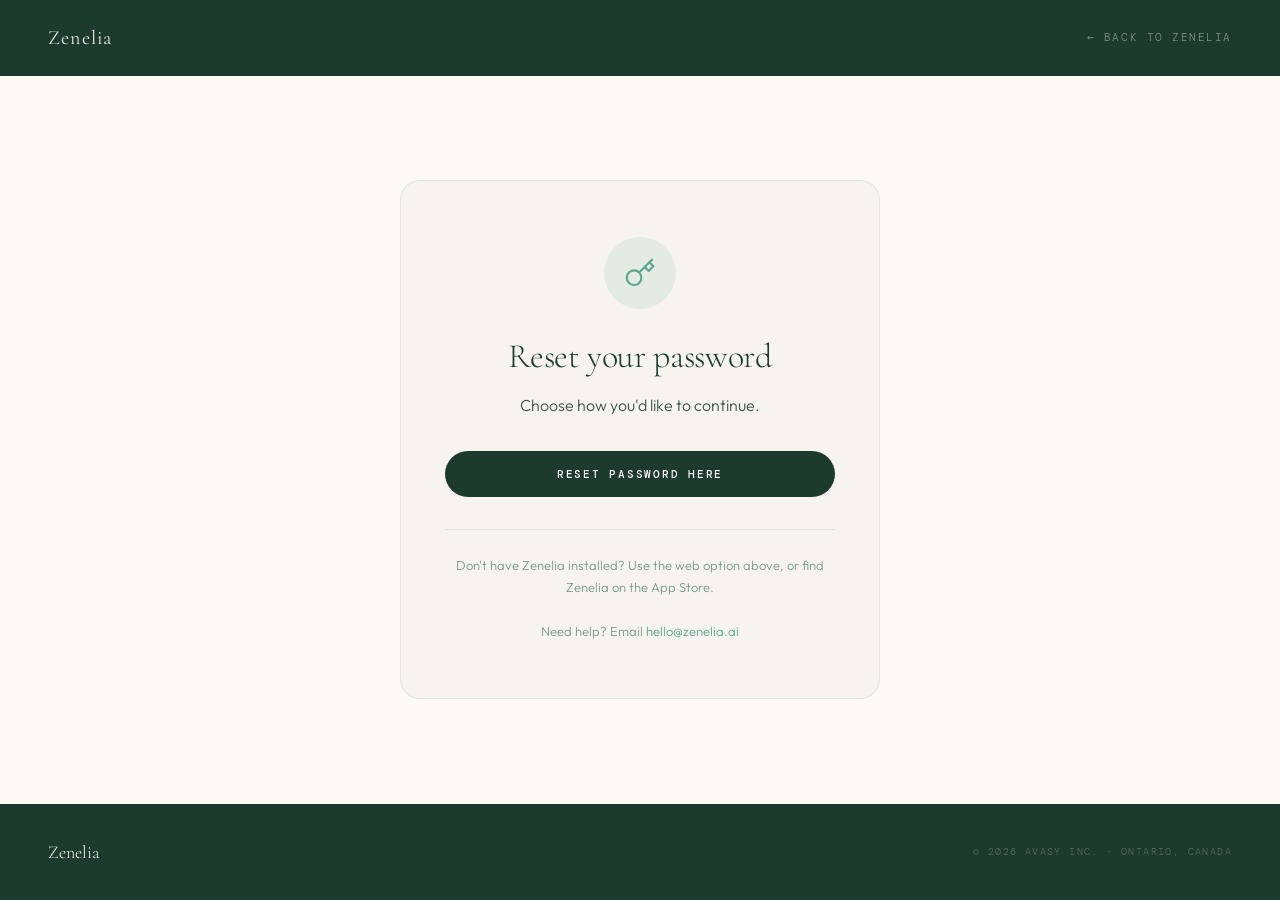
<file: reset-password.html>
<!DOCTYPE html>
<html lang="en">
<head>
<meta charset="UTF-8">
<meta name="viewport" content="width=device-width, initial-scale=1.0">
<title>Reset Password — Zenelia</title>
<meta name="description" content="Reset your Zenelia password.">
<meta name="robots" content="noindex">
<link rel="icon" type="image/svg+xml" href="data:image/svg+xml,<svg xmlns='http://www.w3.org/2000/svg' viewBox='0 0 32 32'><rect width='32' height='32' rx='6' fill='%231C3A2E'/><circle cx='16' cy='16' r='6' fill='none' stroke='%235BA890' stroke-width='1.5'/><circle cx='16' cy='16' r='3' fill='%235BA890'/></svg>">
<link rel="preconnect" href="https://fonts.googleapis.com">
<link href="https://fonts.googleapis.com/css2?family=Cormorant+Garamond:ital,wght@0,300;0,400;0,500;1,400&family=Outfit:wght@300;400;500&family=DM+Mono:wght@300;400&display=swap" rel="stylesheet">
<style>
:root{--forest:#1C3A2E;--forest-light:#2d5040;--seafoam:#5BA890;--seafoam-pale:rgba(91,168,144,0.12);--seafoam-soft:#7bbfaa;--gold:#B8966E;--parchment:#F7F3EE;--warm-white:#FDFAF6;--ink:#111e18;--ink-soft:#3d5548;--ink-ghost:#7a9a8e;--rose:#C97070;--rose-pale:rgba(201,112,112,0.1);}
*,*::before,*::after{margin:0;padding:0;box-sizing:border-box;}
body{background:var(--warm-white);color:var(--ink);font-family:'Outfit',sans-serif;font-weight:300;line-height:1.8;min-height:100vh;display:flex;flex-direction:column;}

nav{background:var(--forest);padding:20px 48px;display:flex;justify-content:space-between;align-items:center;}
.nav-logo{font-family:'Cormorant Garamond',serif;font-size:20px;font-weight:400;color:rgba(253,250,246,0.9);letter-spacing:0.06em;text-decoration:none;}
.nav-back{font-family:'DM Mono',monospace;font-size:11px;letter-spacing:0.14em;text-transform:uppercase;color:rgba(253,250,246,0.45);text-decoration:none;transition:color .3s;}
.nav-back:hover{color:rgba(253,250,246,0.8);}

.main{flex:1;display:flex;align-items:center;justify-content:center;padding:60px 24px;}
.card{text-align:center;max-width:480px;width:100%;background:var(--parchment);border:1px solid rgba(91,168,144,0.15);border-radius:20px;padding:56px 44px;}

.icon-circle{width:72px;height:72px;border-radius:50%;display:flex;align-items:center;justify-content:center;margin:0 auto 28px;}
.icon-circle.seafoam-pale{background:var(--seafoam-pale);}
.icon-circle.seafoam{background:var(--seafoam);box-shadow:0 4px 16px rgba(91,168,144,0.3);}
.icon-circle.rose-pale{background:var(--rose-pale);}
.icon-circle svg{width:32px;height:32px;stroke-width:1.6;fill:none;stroke-linecap:round;stroke-linejoin:round;}
.icon-circle.seafoam-pale svg{stroke:var(--seafoam);}
.icon-circle.seafoam svg{stroke:var(--warm-white);stroke-width:2.5;}
.icon-circle.rose-pale svg{stroke:var(--rose);}

h1{font-family:'Cormorant Garamond',serif;font-size:34px;font-weight:300;color:var(--forest);letter-spacing:-0.01em;margin-bottom:14px;line-height:1.2;}
.lead{font-size:16px;color:var(--ink-soft);margin-bottom:32px;line-height:1.7;}
.lead.tight{margin-bottom:24px;}

.field{margin-bottom:18px;text-align:left;}
.label{display:block;font-family:'DM Mono',monospace;font-size:10px;letter-spacing:0.16em;text-transform:uppercase;color:var(--ink-ghost);margin-bottom:8px;}
.input{width:100%;padding:14px 16px;background:var(--warm-white);border:1px solid rgba(91,168,144,0.25);border-radius:12px;font-family:'Outfit',sans-serif;font-size:16px;font-weight:400;color:var(--ink);transition:border-color .2s,box-shadow .2s;}
.input:focus{outline:none;border-color:var(--seafoam);box-shadow:0 0 0 3px var(--seafoam-pale);}
.hint{font-size:13px;color:var(--ink-ghost);margin-top:6px;text-align:left;}

.btn{display:inline-block;padding:16px 40px;background:var(--forest);color:var(--warm-white);font-family:'DM Mono',monospace;font-size:11px;letter-spacing:0.16em;text-transform:uppercase;text-decoration:none;border-radius:100px;font-weight:500;transition:background .3s,transform .3s,opacity .3s;border:none;cursor:pointer;width:100%;margin-top:8px;}
.btn:hover:not(:disabled){background:var(--forest-light);transform:translateY(-2px);}
.btn:disabled{opacity:0.5;cursor:not-allowed;}
.btn.seafoam{background:var(--seafoam);}
.btn.seafoam:hover:not(:disabled){background:var(--seafoam-soft);}
.btn-ghost{display:inline-block;padding:14px 28px;background:transparent;color:var(--ink-soft);font-family:'DM Mono',monospace;font-size:11px;letter-spacing:0.16em;text-transform:uppercase;text-decoration:none;border:1px solid rgba(91,168,144,0.25);border-radius:100px;font-weight:500;transition:all .3s;cursor:pointer;width:100%;margin-top:14px;}
.btn-ghost:hover{border-color:var(--seafoam);background:var(--seafoam-pale);}

.alert{padding:14px 18px;border-radius:12px;margin-bottom:20px;font-size:14px;text-align:left;line-height:1.6;}
.alert.error{background:var(--rose-pale);color:var(--rose);border:1px solid rgba(201,112,112,0.25);}

.state{display:none;}
.state.active{display:block;}

.spinner{display:inline-block;width:32px;height:32px;border:3px solid var(--seafoam-pale);border-top-color:var(--seafoam);border-radius:50%;animation:spin 0.8s linear infinite;margin-bottom:20px;}
@keyframes spin{to{transform:rotate(360deg);}}

.subtle{font-family:'Outfit',sans-serif;font-size:13px;color:var(--ink-ghost);margin-top:32px;padding-top:24px;border-top:1px solid rgba(91,168,144,0.15);line-height:1.7;}
.subtle a{color:var(--seafoam);text-decoration:none;}
.subtle a:hover{color:var(--forest);text-decoration:underline;}

footer{background:var(--forest);padding:32px 48px;display:flex;justify-content:space-between;align-items:center;flex-wrap:wrap;gap:16px;}
.footer-logo{font-family:'Cormorant Garamond',serif;font-size:18px;color:var(--warm-white);}
.footer-copy{font-family:'DM Mono',monospace;font-size:10px;letter-spacing:0.14em;text-transform:uppercase;color:rgba(253,250,246,0.25);}

@media(max-width:768px){
  nav,footer{padding:18px 24px;}
  .card{padding:44px 28px;}
  h1{font-size:26px;}
}
</style>
</head>
<body>

<nav>
  <a href="index.html" class="nav-logo">Zenelia</a>
  <a href="index.html" class="nav-back">← Back to Zenelia</a>
</nav>

<div class="main">
  <div class="card">

    <!-- STATE 1: Redirecting to app (shown only on mobile, briefly) -->
    <div id="state-redirecting" class="state">
      <div class="spinner"></div>
      <h1>Opening Zenelia</h1>
      <p class="lead">Redirecting you to the Zenelia app...</p>
    </div>

    <!-- STATE 2: Fallback / initial state for desktop -->
    <div id="state-fallback" class="state active">
      <div class="icon-circle seafoam-pale">
        <svg viewBox="0 0 24 24"><path d="M21 2l-2 2m-7.61 7.61a5.5 5.5 0 11-7.778 7.778 5.5 5.5 0 017.777-7.777zm0 0L15.5 7.5m0 0l3 3L22 7l-3-3m-3.5 3.5L19 4"/></svg>
      </div>
      <h1>Reset your password</h1>
      <p class="lead tight" id="fallback-message">Choose how you'd like to continue.</p>

      <a href="#" id="open-app-btn" class="btn" style="display:none;">Open Zenelia →</a>
      <button type="button" id="reset-on-web-btn" class="btn">Reset password here</button>

      <div class="subtle">
        Don't have Zenelia installed? Use the web option above, or find Zenelia on the App Store.<br><br>
        Need help? Email <a href="mailto:hello@zenelia.ai">hello@zenelia.ai</a>
      </div>
    </div>

    <!-- STATE 3: Web form -->
    <div id="state-form" class="state">
      <div class="icon-circle seafoam-pale">
        <svg viewBox="0 0 24 24"><path d="M21 2l-2 2m-7.61 7.61a5.5 5.5 0 11-7.778 7.778 5.5 5.5 0 017.777-7.777zm0 0L15.5 7.5m0 0l3 3L22 7l-3-3m-3.5 3.5L19 4"/></svg>
      </div>
      <h1>Choose a new password</h1>
      <p class="lead tight">Enter and confirm your new Zenelia password below.</p>

      <div id="form-error" class="alert error" style="display:none;"></div>

      <form id="reset-form">
        <div class="field">
          <label class="label" for="password">New Password</label>
          <input type="password" id="password" class="input" autocomplete="new-password" required minlength="8" />
          <p class="hint">At least 8 characters</p>
        </div>

        <div class="field">
          <label class="label" for="password2">Confirm New Password</label>
          <input type="password" id="password2" class="input" autocomplete="new-password" required minlength="8" />
        </div>

        <button type="submit" id="submit-btn" class="btn">Set New Password</button>
      </form>

      <div class="subtle">
        Need help? Email <a href="mailto:hello@zenelia.ai">hello@zenelia.ai</a>
      </div>
    </div>

    <!-- STATE 4: Success -->
    <div id="state-success" class="state">
      <div class="icon-circle seafoam">
        <svg viewBox="0 0 24 24"><polyline points="20 6 9 17 4 12"/></svg>
      </div>
      <h1>Password updated</h1>
      <p class="lead">Your password has been changed. Open Zenelia and sign in with your new password.</p>

      <a href="auxia://" id="success-open-btn" class="btn seafoam">Open Zenelia →</a>

      <div class="subtle">
        Don't have Zenelia installed? Find it on the App Store.<br><br>
        Need help? Email <a href="mailto:hello@zenelia.ai">hello@zenelia.ai</a>
      </div>
    </div>

    <!-- STATE 5: Error -->
    <div id="state-error" class="state">
      <div class="icon-circle rose-pale">
        <svg viewBox="0 0 24 24"><circle cx="12" cy="12" r="10"/><line x1="12" y1="8" x2="12" y2="12"/><line x1="12" y1="16" x2="12.01" y2="16"/></svg>
      </div>
      <h1>Link is invalid or expired</h1>
      <p class="lead" id="error-message">This password reset link has expired or is no longer valid. Request a fresh one from the Zenelia app.</p>

      <div class="subtle">
        Open Zenelia, tap <strong>Sign in</strong>, then <strong>Forgot password</strong> to request a new reset email.<br><br>
        Need help? Email <a href="mailto:hello@zenelia.ai">hello@zenelia.ai</a>
      </div>
    </div>

  </div>
</div>

<footer>
  <div class="footer-logo">Zenelia</div>
  <div class="footer-copy">© 2026 Avasy Inc. · Ontario, Canada</div>
</footer>

<script type="module">
import { createClient } from 'https://esm.sh/@supabase/supabase-js@2.39.7'

const SUPABASE_URL = 'https://uvespyvcypudqufojmpk.supabase.co'
const SUPABASE_ANON_KEY = 'eyJhbGciOiJIUzI1NiIsInR5cCI6IkpXVCJ9.eyJpc3MiOiJzdXBhYmFzZSIsInJlZiI6InV2ZXNweXZjeXB1ZHF1Zm9qbXBrIiwicm9sZSI6ImFub24iLCJpYXQiOjE3NzM2MDAyOTAsImV4cCI6MjA4OTE3NjI5MH0.OR07VVxnTh8vtUPWc68P-Ff1Mj4681v0uZ_hYTYvrWM'

// Detect iOS — this is where auxia:// can actually work
function isIOS() {
  const ua = navigator.userAgent || navigator.vendor || window.opera || ''
  // iOS devices (iPhone, iPad, iPod)
  if (/iPad|iPhone|iPod/.test(ua) && !window.MSStream) return true
  // iPadOS reports as Mac with touch support — check for that edge case
  if (ua.includes('Mac') && 'ontouchend' in document) return true
  return false
}

// State helpers
function showState(id) {
  document.querySelectorAll('.state').forEach(el => el.classList.remove('active'))
  document.getElementById(id).classList.add('active')
}

function showFormError(msg) {
  const el = document.getElementById('form-error')
  el.textContent = msg
  el.style.display = 'block'
}

function hideFormError() {
  document.getElementById('form-error').style.display = 'none'
}

// Read the URL fragment
const hash = window.location.hash || ''
const hasTokens = hash.length > 1

// Check for explicit error from Supabase
const fragParams = new URLSearchParams(hash.slice(1))
const queryParams = new URLSearchParams(window.location.search)
const errorParam = fragParams.get('error') || queryParams.get('error')
const errorDescription = fragParams.get('error_description') || queryParams.get('error_description')

// Build the custom scheme URL
const appDeepLink = 'auxia://reset-password' + hash

// Update the "Open Zenelia" button in the fallback state
const openAppBtn = document.getElementById('open-app-btn')
openAppBtn.href = appDeepLink

// ─── MAIN ROUTING LOGIC ───

if (!hasTokens && !errorParam) {
  // No tokens at all — user visited directly or link was broken
  document.getElementById('error-message').textContent = 'No reset link detected. Open Zenelia and request a fresh password reset email.'
  showState('state-error')
} else if (errorParam) {
  // Supabase returned an explicit error
  const msg = errorDescription
    ? decodeURIComponent(errorDescription.replace(/\+/g, ' '))
    : 'This link is no longer valid.'
  document.getElementById('error-message').textContent = msg
  showState('state-error')
} else if (isIOS()) {
  // iOS: try the bridge to open Zenelia, fall back to web form after 2.5s if app doesn't open
  showState('state-redirecting')
  window.location.href = appDeepLink

  setTimeout(() => {
    // Only show fallback if we're still on the page
    // Show the "Open Zenelia" button since the user has an iOS device
    openAppBtn.style.display = ''
    document.getElementById('fallback-message').textContent = "If Zenelia didn't open, choose an option below."
    showState('state-fallback')
  }, 2500)
} else {
  // Desktop or non-iOS mobile: skip the bridge entirely, go straight to fallback
  // Keep the "Open Zenelia" button hidden since auxia:// won't work here
  document.getElementById('fallback-message').textContent = 'Reset your password below to complete the change.'
  showState('state-fallback')
}

// ─── FALLBACK: User taps "Reset password here" ───

document.getElementById('reset-on-web-btn').addEventListener('click', async () => {
  const supabase = createClient(SUPABASE_URL, SUPABASE_ANON_KEY, {
    auth: {
      persistSession: false,
      autoRefreshToken: false,
      detectSessionInUrl: false,
    }
  })

  const accessToken = fragParams.get('access_token')
  const refreshToken = fragParams.get('refresh_token')
  const tokenHash = fragParams.get('token')
  const type = fragParams.get('type')

  window.__zeneliaSupabase = supabase

  try {
    if (accessToken && refreshToken) {
      const { error } = await supabase.auth.setSession({
        access_token: accessToken,
        refresh_token: refreshToken,
      })
      if (error) throw error
    } else if (tokenHash && type === 'recovery') {
      const { error } = await supabase.auth.verifyOtp({
        token_hash: tokenHash,
        type: 'recovery',
      })
      if (error) throw error
    } else {
      throw new Error('No valid recovery tokens in URL')
    }
    showState('state-form')
  } catch (e) {
    console.error('Recovery session failed:', e)
    document.getElementById('error-message').textContent = 'This reset link has expired or is invalid. Please request a fresh one from the Zenelia app.'
    showState('state-error')
  }
})

// ─── WEB FORM SUBMIT ───

document.getElementById('reset-form').addEventListener('submit', async (e) => {
  e.preventDefault()
  hideFormError()

  const pw1 = document.getElementById('password').value
  const pw2 = document.getElementById('password2').value
  const submitBtn = document.getElementById('submit-btn')

  if (pw1.length < 8) {
    showFormError('Password must be at least 8 characters.')
    return
  }
  if (pw1 !== pw2) {
    showFormError('Passwords do not match.')
    return
  }

  submitBtn.disabled = true
  submitBtn.textContent = 'Updating...'

  try {
    const supabase = window.__zeneliaSupabase
    const { error } = await supabase.auth.updateUser({ password: pw1 })
    if (error) throw error

    await supabase.auth.signOut()
    showState('state-success')
  } catch (e) {
    console.error('updateUser failed:', e)
    let msg = 'Could not update your password. The reset link may have expired.'
    if (e.message) {
      const lc = e.message.toLowerCase()
      if (lc.includes('weak') || lc.includes('password')) {
        msg = 'Please choose a stronger password.'
      } else if (lc.includes('expired') || lc.includes('invalid')) {
        msg = 'This reset link has expired. Open Zenelia and request a fresh one.'
      }
    }
    showFormError(msg)
    submitBtn.disabled = false
    submitBtn.textContent = 'Set New Password'
  }
})

// Hide the "Open Zenelia" button on the success screen if we're on desktop
if (!isIOS()) {
  document.getElementById('success-open-btn').style.display = 'none'
}
</script>

</body>
</html>
</file>
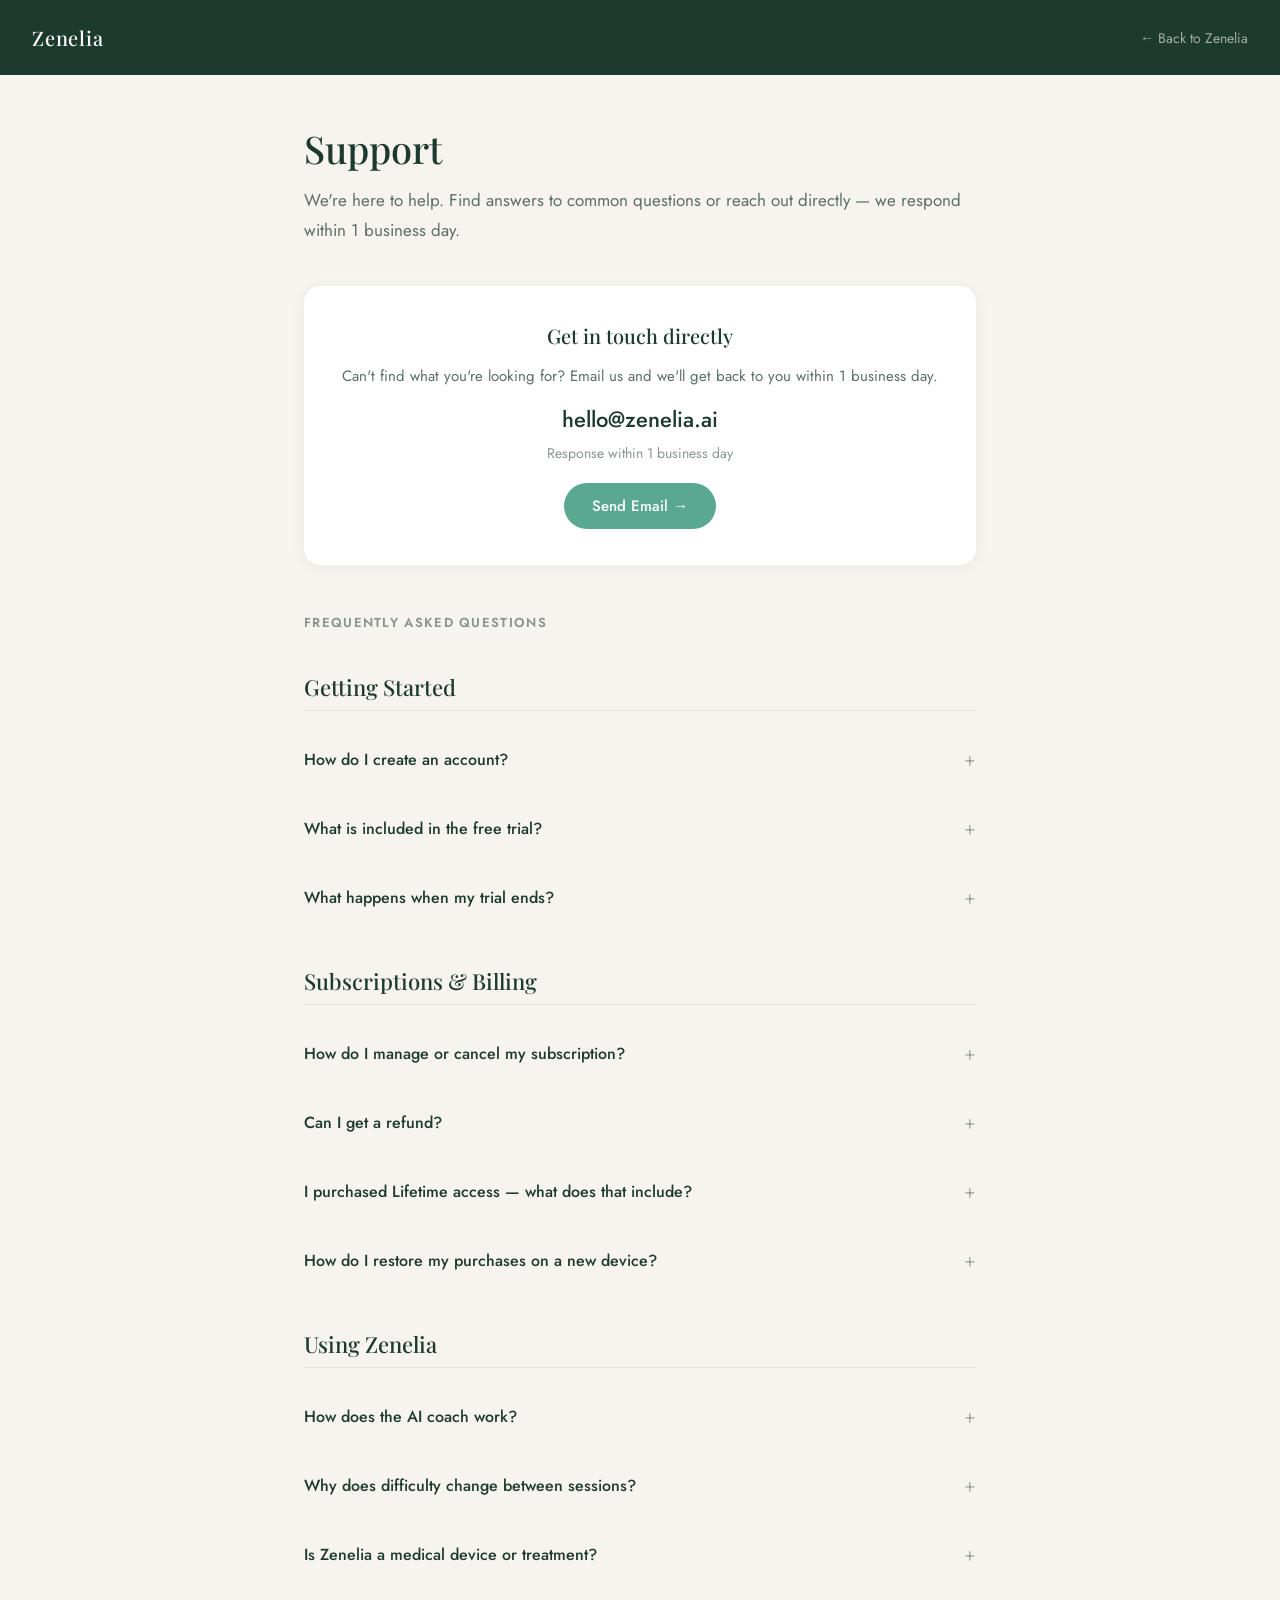
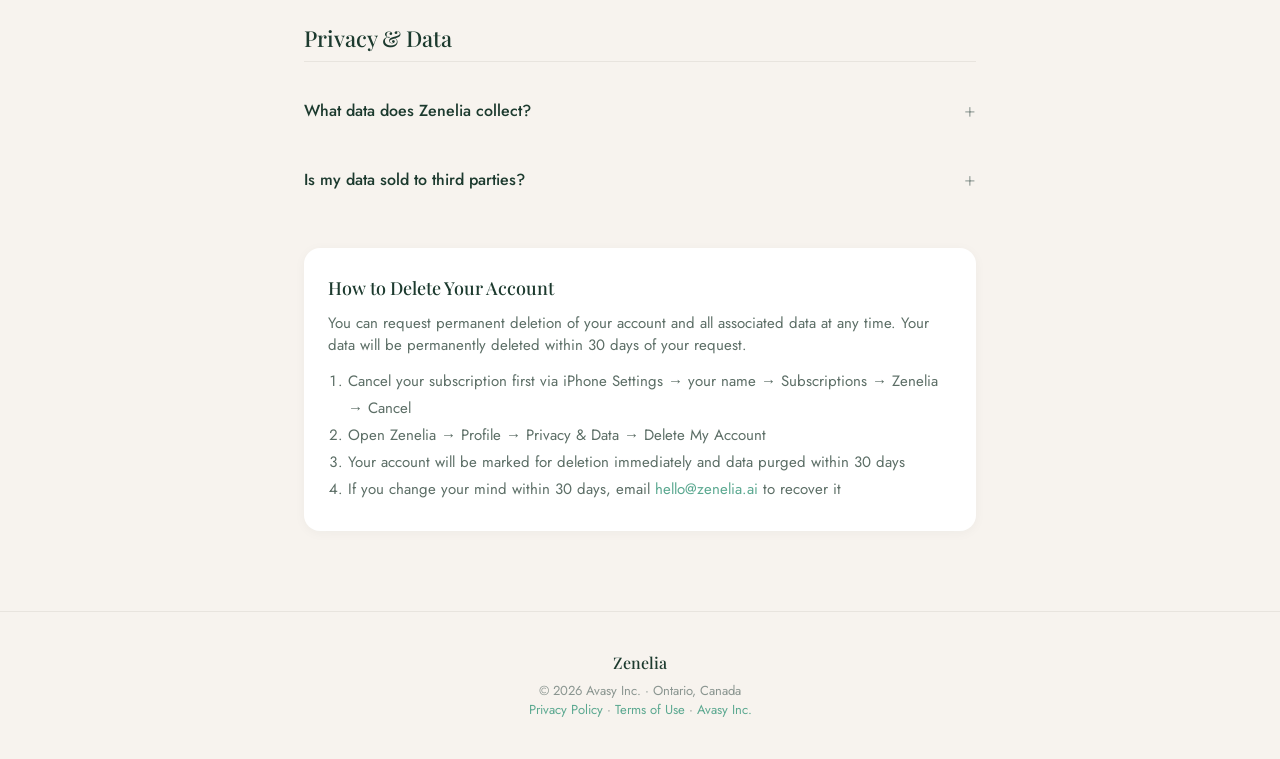
<file: support.html>
<!DOCTYPE html>
<html lang="en">
<head>
<meta charset="UTF-8">
<meta name="viewport" content="width=device-width,initial-scale=1.0">
<title>Support — Zenelia</title>
<link rel="preconnect" href="https://fonts.googleapis.com">
<link href="https://fonts.googleapis.com/css2?family=Playfair+Display:wght@400;500;600&family=Jost:wght@300;400;500;600&display=swap" rel="stylesheet">
<style>
*{margin:0;padding:0;box-sizing:border-box;}
:root{--forest:#1C3A2E;--parchment:#F7F3EE;--seafoam:#5BA890;--gold:#B8966E;--ink:#2C3E36;--inkSoft:#5C6E66;--inkGhost:#8a9590;--warmWhite:#FDFBF8;}
body{font-family:'Jost',sans-serif;background:var(--parchment);color:var(--forest);}
a{color:var(--seafoam);text-decoration:none;}
a:hover{text-decoration:underline;}

.header{background:var(--forest);padding:24px 32px;display:flex;align-items:center;justify-content:space-between;}
.header .logo{font-family:'Playfair Display',serif;font-size:20px;font-weight:500;color:var(--warmWhite);text-decoration:none;letter-spacing:0.04em;}
.header .back{font-size:14px;color:rgba(253,251,248,0.6);text-decoration:none;}
.header .back:hover{color:var(--warmWhite);}

.content{max-width:720px;margin:0 auto;padding:48px 24px 80px;}
h1{font-family:'Playfair Display',serif;font-size:38px;font-weight:500;margin-bottom:12px;}
.intro{font-size:17px;line-height:1.75;color:var(--inkSoft);margin-bottom:40px;}

.contact-card{background:#fff;border-radius:16px;padding:36px 28px;box-shadow:0 2px 16px rgba(28,58,46,0.05);text-align:center;margin-bottom:48px;}
.contact-card h2{font-family:'Playfair Display',serif;font-size:20px;font-weight:500;margin-bottom:16px;color:var(--forest);}
.contact-card .email{font-size:22px;font-weight:500;color:var(--forest);margin-bottom:8px;}
.contact-card .email a{color:var(--forest);text-decoration:none;}
.contact-card .email a:hover{color:var(--seafoam);}
.contact-card .response{font-size:14px;color:var(--inkGhost);margin-bottom:20px;}
.contact-card .btn{display:inline-block;background:var(--seafoam);color:#fff;padding:12px 28px;border-radius:100px;font-size:15px;font-weight:500;text-decoration:none;}
.contact-card .btn:hover{background:#4E9680;text-decoration:none;}

.faq-label{font-size:13px;font-weight:600;letter-spacing:0.1em;text-transform:uppercase;color:var(--inkGhost);margin-bottom:8px;}
.faq-group{font-family:'Playfair Display',serif;font-size:22px;font-weight:500;color:var(--forest);margin-top:40px;margin-bottom:20px;padding-bottom:8px;border-bottom:1px solid #e8e4de;}

.faq{margin-bottom:12px;}
.faq summary{font-size:16px;font-weight:500;color:var(--forest);cursor:pointer;padding:14px 0;list-style:none;display:flex;justify-content:space-between;align-items:center;}
.faq summary::after{content:'+';font-size:20px;color:var(--inkGhost);font-weight:300;flex-shrink:0;margin-left:16px;transition:transform 0.2s;}
.faq[open] summary::after{content:'−';}
.faq summary::-webkit-details-marker{display:none;}
.faq .answer{font-size:15px;line-height:1.75;color:var(--inkSoft);padding:0 0 16px;border-bottom:1px solid #f0ece5;}
.faq .answer a{color:var(--seafoam);}

.delete-section{background:#fff;border-radius:16px;padding:28px 24px;box-shadow:0 2px 12px rgba(28,58,46,0.04);margin-top:40px;}
.delete-section h3{font-family:'Playfair Display',serif;font-size:18px;font-weight:500;margin-bottom:12px;color:var(--forest);}
.delete-section ol{padding-left:20px;margin:0;}
.delete-section li{font-size:15px;line-height:1.8;color:var(--inkSoft);}

footer{text-align:center;padding:40px 24px;font-size:13px;color:var(--inkGhost);border-top:1px solid #e8e4de;}
footer .logo{font-family:'Playfair Display',serif;font-size:16px;font-weight:500;color:var(--forest);margin-bottom:8px;}
footer a{color:var(--seafoam);text-decoration:none;}

@media(max-width:600px){
  h1{font-size:28px;}
}
</style>
<link rel="icon" href="/favicon.ico" sizes="32x32">
<link rel="icon" href="/favicon.svg" type="image/svg+xml">
<link rel="apple-touch-icon" href="/apple-touch-icon.png">
</head>
<body>

<div class="header">
  <a href="/index.html" class="logo">Zenelia</a>
  <a href="/index.html" class="back">← Back to Zenelia</a>
</div>

<div class="content">
  <h1>Support</h1>
  <p class="intro">We're here to help. Find answers to common questions or reach out directly — we respond within 1 business day.</p>

  <div class="contact-card">
    <h2>Get in touch directly</h2>
    <p style="font-size:15px;color:var(--inkSoft);margin-bottom:16px;">Can't find what you're looking for? Email us and we'll get back to you within 1 business day.</p>
    <div class="email"><a href="mailto:hello@zenelia.ai">hello@zenelia.ai</a></div>
    <div class="response">Response within 1 business day</div>
    <a class="btn" href="mailto:hello@zenelia.ai">Send Email →</a>
  </div>

  <div class="faq-label">Frequently Asked Questions</div>

  <div class="faq-group">Getting Started</div>

  <details class="faq">
    <summary>How do I create an account?</summary>
    <div class="answer">Open Zenelia and tap "Try It Free" on the welcome screen. After completing a quick demo session you'll be prompted to create a free account with your name, email, and password. Your free account includes one training session a day, and you can start a 7-day free Premium trial anytime through the App Store.</div>
  </details>

  <details class="faq">
    <summary>What is included in the free trial?</summary>
    <div class="answer">Your 7-day free trial includes full access to all Premium features — the complete brain training library, AI daily coaching, full insights dashboard, and the monthly training report. You start the trial through the App Store, and it renews automatically as a paid subscription unless you cancel at least 24 hours before it ends.</div>
  </details>

  <details class="faq">
    <summary>What happens when my trial ends?</summary>
    <div class="answer">When your 7-day trial ends, you'll be prompted to choose a subscription plan to continue. If you don't subscribe, you'll lose access to Premium features but keep 4 games with 2 sessions per week. Your progress and data are always saved regardless of your subscription status.</div>
  </details>

  <div class="faq-group">Subscriptions & Billing</div>

  <details class="faq">
    <summary>How do I manage or cancel my subscription?</summary>
    <div class="answer">All subscriptions are managed through Apple. To manage or cancel: go to your iPhone Settings → tap your name at the top → Subscriptions → find Zenelia → Cancel Subscription. You can also visit <a href="https://apps.apple.com/account/subscriptions">apps.apple.com/account/subscriptions</a>. Cancelling stops future renewals but you keep access until the end of your current billing period.</div>
  </details>

  <details class="faq">
    <summary>Can I get a refund?</summary>
    <div class="answer">All purchases are processed by Apple. To request a refund, visit <a href="https://reportaproblem.apple.com">reportaproblem.apple.com</a> and select your Zenelia purchase. Apple handles all refund decisions in accordance with their refund policy.</div>
  </details>

  <details class="faq">
    <summary>I purchased Lifetime access — what does that include?</summary>
    <div class="answer">Lifetime access includes everything in the Yearly plan — full brain training library, AI daily coach, full insights, and monthly training report — with no recurring fees. Future Premium updates are included for as long as Zenelia is offered. Lifetime access is a one-time purchase.</div>
  </details>

  <details class="faq">
    <summary>How do I restore my purchases on a new device?</summary>
    <div class="answer">Sign in to Zenelia with your account email and password on your new device. Your subscription status and all progress data will restore automatically. If your subscription doesn't appear, go to the Premium tab and tap "Restore Purchases," or contact us at <a href="mailto:hello@zenelia.ai">hello@zenelia.ai</a>.</div>
  </details>

  <div class="faq-group">Using Zenelia</div>

  <details class="faq">
    <summary>How does the AI coach work?</summary>
    <div class="answer">Before each session, Zenelia asks about your mood and last night's sleep. Your AI coach uses this information — along with your recent performance history — to select today's 4 activities and set the right difficulty level for each domain. The AI coach also generates personalised observations in your Insights tab and writes your monthly training report.</div>
  </details>

  <details class="faq">
    <summary>Why does difficulty change between sessions?</summary>
    <div class="answer">Zenelia uses adaptive difficulty — your level in each domain is calculated from your last 3 sessions. If you're performing well, difficulty increases to keep you in the growth zone. If you've had a tough session or a low-sleep day, it eases to match your current capacity. This is normal and intentional.</div>
  </details>

  <details class="faq">
    <summary>Is Zenelia a medical device or treatment?</summary>
    <div class="answer">No. Zenelia is a cognitive training app informed by published research. It is not a medical device, does not diagnose any condition, and is not a treatment for any medical condition. The AI-generated reports are for informational and motivational purposes only. Always consult a qualified healthcare professional for medical advice.</div>
  </details>

  <div class="faq-group">Privacy & Data</div>

  <details class="faq">
    <summary>What data does Zenelia collect?</summary>
    <div class="answer">Zenelia collects your name, email, session performance data, and daily mood/sleep check-in responses. We do not collect your location, contacts, biometrics, or payment information. For full details see our <a href="/privacy.html">Privacy Policy</a>.</div>
  </details>

  <details class="faq">
    <summary>Is my data sold to third parties?</summary>
    <div class="answer">Never. We do not sell, rent, or share your personal data with third parties for advertising or commercial purposes. Your data is used only to provide the Zenelia service. See our <a href="/privacy.html">Privacy Policy</a> for complete details.</div>
  </details>

  <div class="delete-section">
    <h3>How to Delete Your Account</h3>
    <p style="font-size:15px;color:var(--inkSoft);margin-bottom:12px;">You can request permanent deletion of your account and all associated data at any time. Your data will be permanently deleted within 30 days of your request.</p>
    <ol>
      <li>Cancel your subscription first via iPhone Settings → your name → Subscriptions → Zenelia → Cancel</li>
      <li>Open Zenelia → Profile → Privacy & Data → Delete My Account</li>
      <li>Your account will be marked for deletion immediately and data purged within 30 days</li>
      <li>If you change your mind within 30 days, email <a href="mailto:hello@zenelia.ai">hello@zenelia.ai</a> to recover it</li>
    </ol>
  </div>
</div>

<footer>
  <div class="logo">Zenelia</div>
  <p>© 2026 Avasy Inc. · Ontario, Canada</p>
  <p><a href="/privacy.html">Privacy Policy</a> · <a href="/terms.html">Terms of Use</a> · <a href="https://avasy.ca">Avasy Inc.</a></p>
</footer>

</body>
</html>
</file>
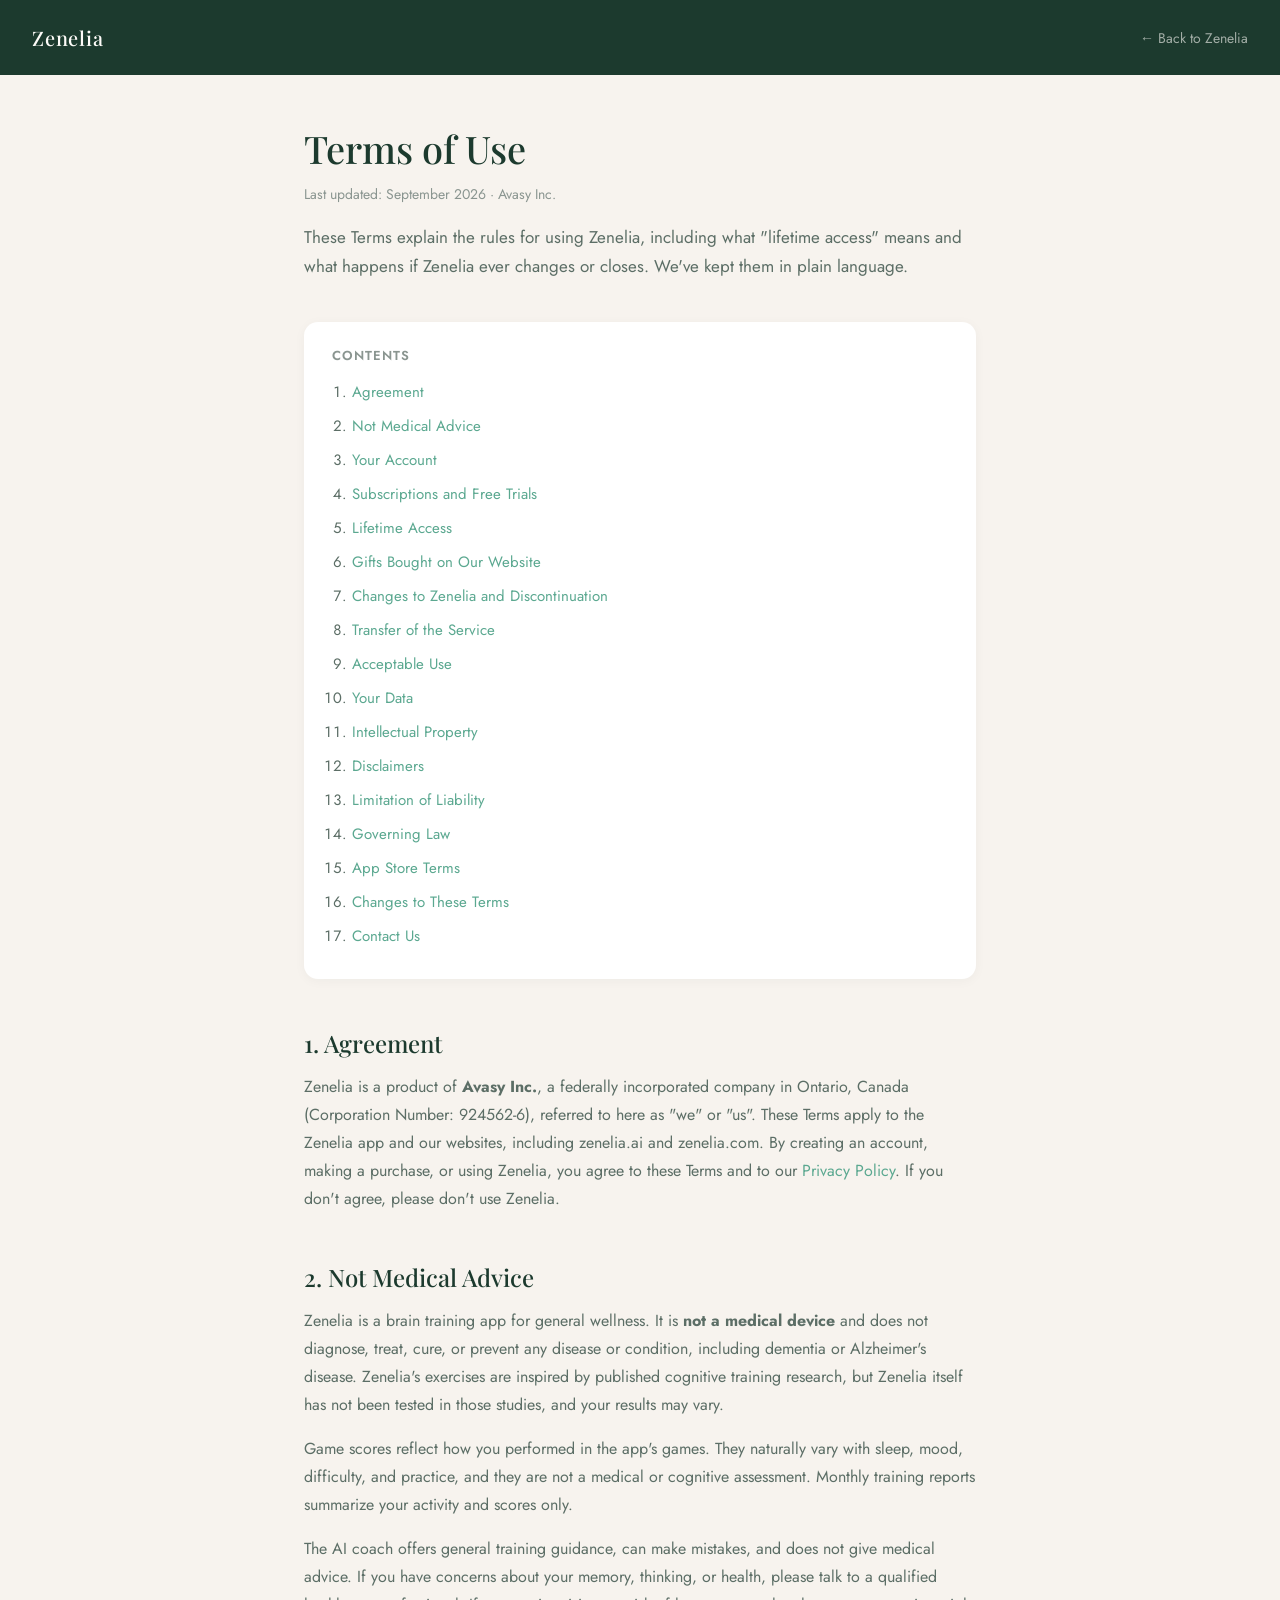
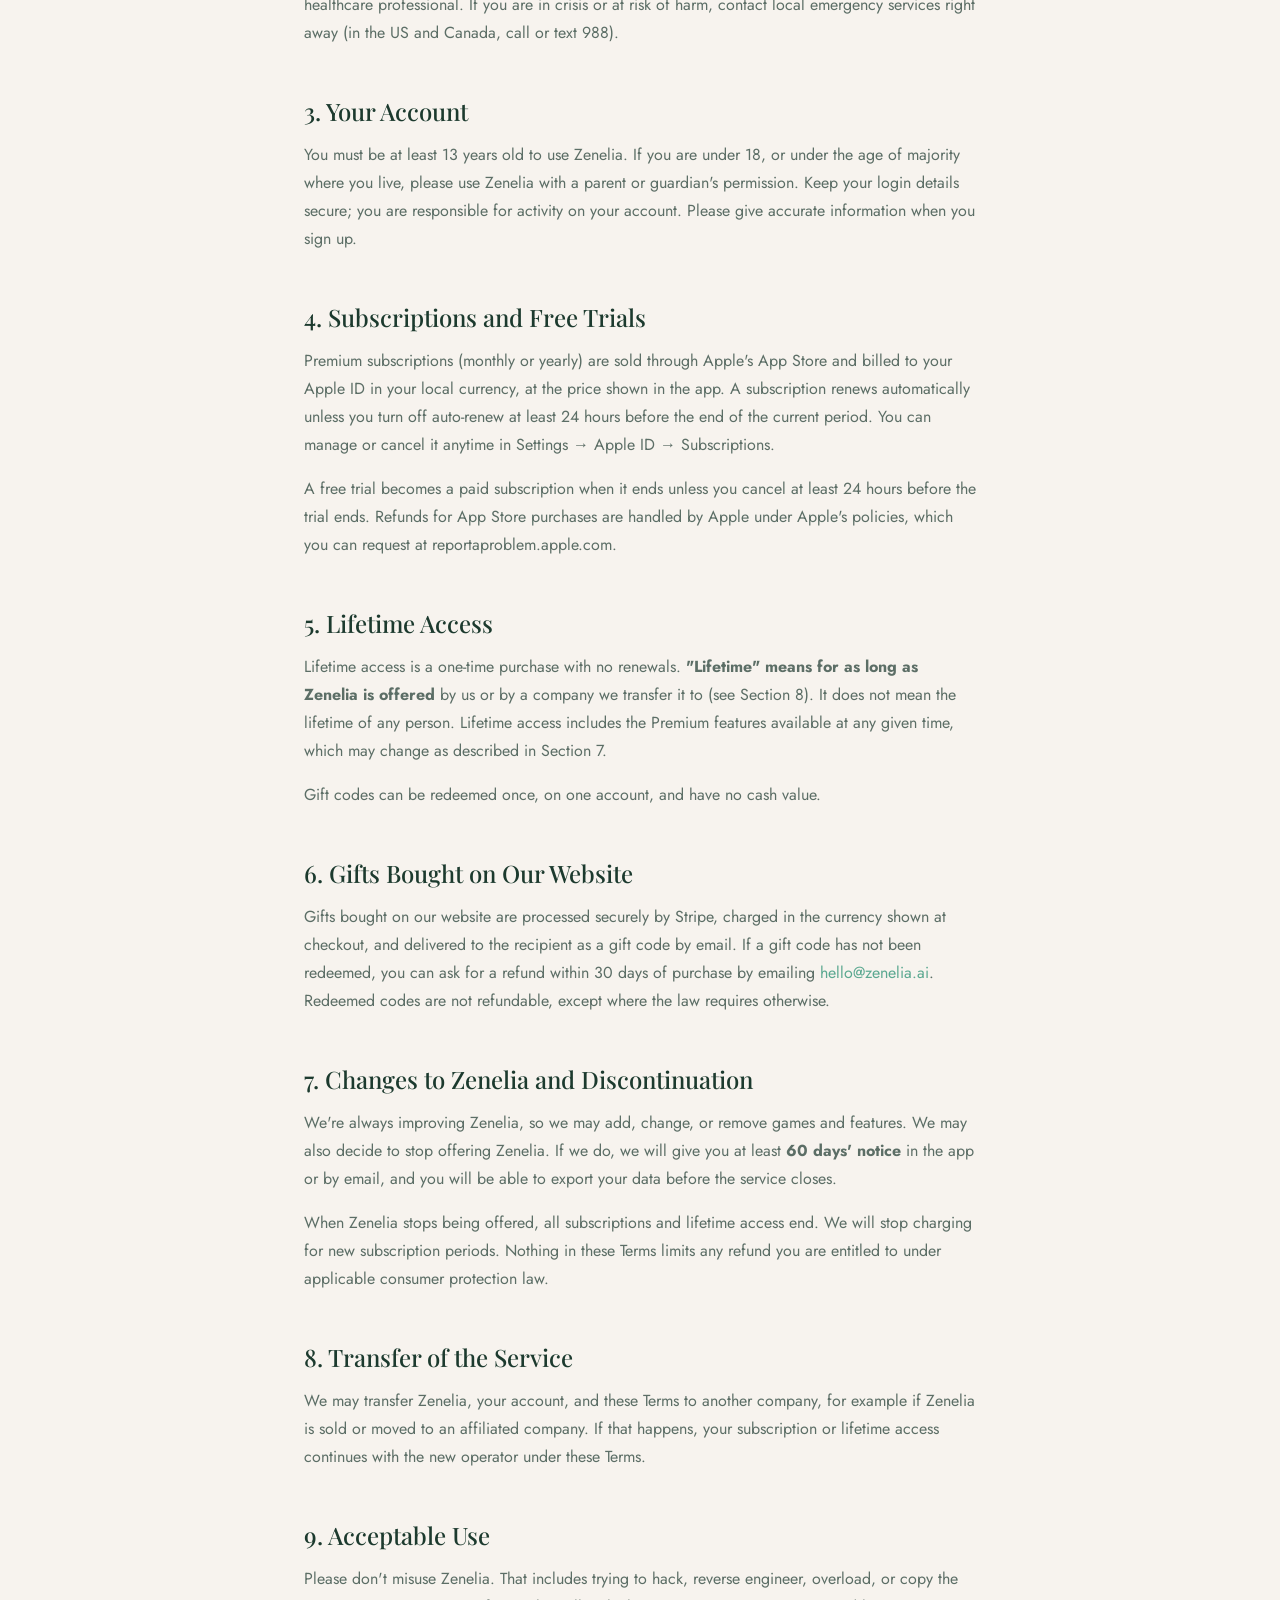
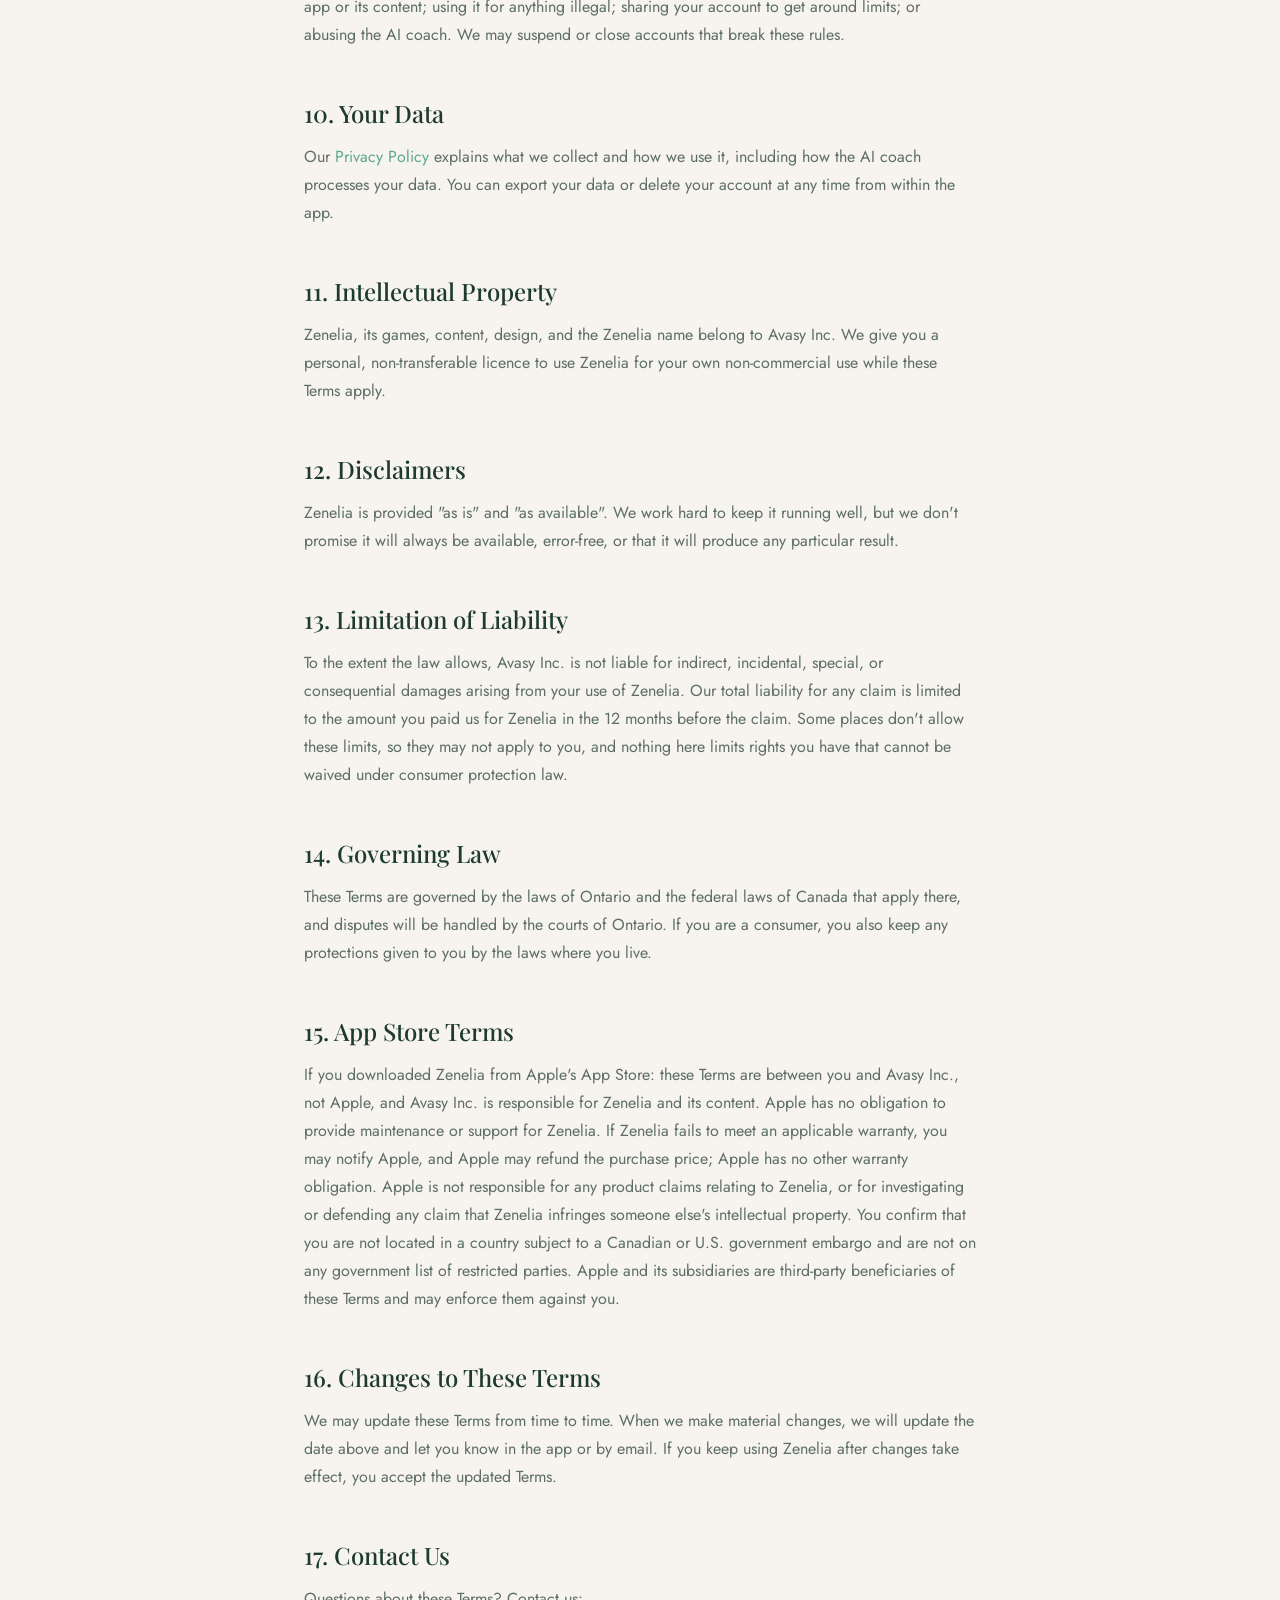
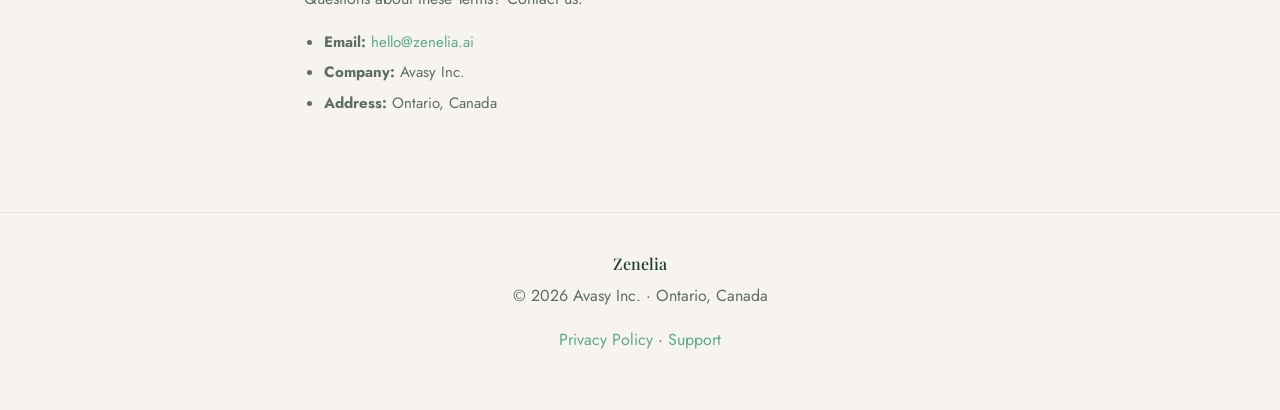
<file: terms.html>
<!DOCTYPE html>
<html lang="en">
<head>
<meta charset="UTF-8">
<meta name="viewport" content="width=device-width,initial-scale=1.0">
<title>Terms of Use — Zenelia</title>
<link rel="preconnect" href="https://fonts.googleapis.com">
<link href="https://fonts.googleapis.com/css2?family=Playfair+Display:wght@400;500;600&family=Jost:wght@300;400;500;600&display=swap" rel="stylesheet">
<style>
*{margin:0;padding:0;box-sizing:border-box;}
:root{--forest:#1C3A2E;--parchment:#F7F3EE;--seafoam:#5BA890;--gold:#B8966E;--ink:#2C3E36;--inkSoft:#5C6E66;--inkGhost:#8a9590;--warmWhite:#FDFBF8;}
body{font-family:'Jost',sans-serif;background:var(--parchment);color:var(--forest);}
a{color:var(--seafoam);text-decoration:none;}
a:hover{text-decoration:underline;}

.header{background:var(--forest);padding:24px 32px;display:flex;align-items:center;justify-content:space-between;}
.header .logo{font-family:'Playfair Display',serif;font-size:20px;font-weight:500;color:var(--warmWhite);text-decoration:none;letter-spacing:0.04em;}
.header .back{font-size:14px;color:rgba(253,251,248,0.6);text-decoration:none;}
.header .back:hover{color:var(--warmWhite);}

.content{max-width:720px;margin:0 auto;padding:48px 24px 80px;}
h1{font-family:'Playfair Display',serif;font-size:38px;font-weight:500;margin-bottom:8px;}
.meta{font-size:14px;color:var(--inkGhost);margin-bottom:16px;}
.intro{font-size:17px;line-height:1.75;color:var(--inkSoft);margin-bottom:40px;}

.toc{background:#fff;border-radius:14px;padding:24px 28px;margin-bottom:48px;box-shadow:0 2px 12px rgba(28,58,46,0.04);}
.toc-title{font-size:13px;font-weight:600;letter-spacing:0.08em;text-transform:uppercase;color:var(--inkGhost);margin-bottom:12px;}
.toc ol{padding-left:20px;margin:0;}
.toc li{font-size:15px;line-height:2;color:var(--inkSoft);}
.toc li a{color:var(--seafoam);text-decoration:none;}
.toc li a:hover{text-decoration:underline;}

h2{font-family:'Playfair Display',serif;font-size:24px;font-weight:500;margin-top:48px;margin-bottom:14px;color:var(--forest);}
h3{font-size:16px;font-weight:600;margin-top:20px;margin-bottom:8px;color:var(--forest);}
p{font-size:16px;line-height:1.75;color:var(--inkSoft);margin-bottom:16px;}
ul{margin:0 0 16px 20px;}
li{font-size:15px;line-height:1.75;color:var(--inkSoft);margin-bottom:4px;}

footer{text-align:center;padding:40px 24px;font-size:13px;color:var(--inkGhost);border-top:1px solid #e8e4de;}
footer .logo{font-family:'Playfair Display',serif;font-size:16px;font-weight:500;color:var(--forest);margin-bottom:8px;}
footer a{color:var(--seafoam);text-decoration:none;}

@media(max-width:600px){
  h1{font-size:28px;}
  h2{font-size:20px;}
}
</style>
<link rel="icon" href="/favicon.ico" sizes="32x32">
<link rel="icon" href="/favicon.svg" type="image/svg+xml">
<link rel="apple-touch-icon" href="/apple-touch-icon.png">
</head>
<body>

<div class="header">
  <a href="/index.html" class="logo">Zenelia</a>
  <a href="/index.html" class="back">← Back to Zenelia</a>
</div>

<div class="content">
  <h1>Terms of Use</h1>
  <p class="meta">Last updated: September 2026 · Avasy Inc.</p>
  <p class="intro">These Terms explain the rules for using Zenelia, including what "lifetime access" means and what happens if Zenelia ever changes or closes. We've kept them in plain language.</p>

  <div class="toc">
    <div class="toc-title">Contents</div>
    <ol>
      <li><a href="#agree">Agreement</a></li>
      <li><a href="#medical">Not Medical Advice</a></li>
      <li><a href="#account">Your Account</a></li>
      <li><a href="#subs">Subscriptions and Free Trials</a></li>
      <li><a href="#lifetime">Lifetime Access</a></li>
      <li><a href="#gifts">Gifts Bought on Our Website</a></li>
      <li><a href="#changes-service">Changes to Zenelia and Discontinuation</a></li>
      <li><a href="#transfer">Transfer of the Service</a></li>
      <li><a href="#use">Acceptable Use</a></li>
      <li><a href="#data">Your Data</a></li>
      <li><a href="#ip">Intellectual Property</a></li>
      <li><a href="#warranty">Disclaimers</a></li>
      <li><a href="#liability">Limitation of Liability</a></li>
      <li><a href="#law">Governing Law</a></li>
      <li><a href="#apple">App Store Terms</a></li>
      <li><a href="#updates">Changes to These Terms</a></li>
      <li><a href="#contact">Contact Us</a></li>
    </ol>
  </div>

  <h2 id="agree">1. Agreement</h2>
  <p>Zenelia is a product of <strong>Avasy Inc.</strong>, a federally incorporated company in Ontario, Canada (Corporation Number: 924562-6), referred to here as "we" or "us". These Terms apply to the Zenelia app and our websites, including zenelia.ai and zenelia.com. By creating an account, making a purchase, or using Zenelia, you agree to these Terms and to our <a href="/privacy.html">Privacy Policy</a>. If you don't agree, please don't use Zenelia.</p>

  <h2 id="medical">2. Not Medical Advice</h2>
  <p>Zenelia is a brain training app for general wellness. It is <strong>not a medical device</strong> and does not diagnose, treat, cure, or prevent any disease or condition, including dementia or Alzheimer's disease. Zenelia's exercises are inspired by published cognitive training research, but Zenelia itself has not been tested in those studies, and your results may vary.</p>
  <p>Game scores reflect how you performed in the app's games. They naturally vary with sleep, mood, difficulty, and practice, and they are not a medical or cognitive assessment. Monthly training reports summarize your activity and scores only.</p>
  <p>The AI coach offers general training guidance, can make mistakes, and does not give medical advice. If you have concerns about your memory, thinking, or health, please talk to a qualified healthcare professional. If you are in crisis or at risk of harm, contact local emergency services right away (in the US and Canada, call or text 988).</p>

  <h2 id="account">3. Your Account</h2>
  <p>You must be at least 13 years old to use Zenelia. If you are under 18, or under the age of majority where you live, please use Zenelia with a parent or guardian's permission. Keep your login details secure; you are responsible for activity on your account. Please give accurate information when you sign up.</p>

  <h2 id="subs">4. Subscriptions and Free Trials</h2>
  <p>Premium subscriptions (monthly or yearly) are sold through Apple's App Store and billed to your Apple ID in your local currency, at the price shown in the app. A subscription renews automatically unless you turn off auto-renew at least 24 hours before the end of the current period. You can manage or cancel it anytime in Settings → Apple ID → Subscriptions.</p>
  <p>A free trial becomes a paid subscription when it ends unless you cancel at least 24 hours before the trial ends. Refunds for App Store purchases are handled by Apple under Apple's policies, which you can request at reportaproblem.apple.com.</p>

  <h2 id="lifetime">5. Lifetime Access</h2>
  <p>Lifetime access is a one-time purchase with no renewals. <strong>"Lifetime" means for as long as Zenelia is offered</strong> by us or by a company we transfer it to (see Section 8). It does not mean the lifetime of any person. Lifetime access includes the Premium features available at any given time, which may change as described in Section 7.</p>
  <p>Gift codes can be redeemed once, on one account, and have no cash value.</p>

  <h2 id="gifts">6. Gifts Bought on Our Website</h2>
  <p>Gifts bought on our website are processed securely by Stripe, charged in the currency shown at checkout, and delivered to the recipient as a gift code by email. If a gift code has not been redeemed, you can ask for a refund within 30 days of purchase by emailing <a href="mailto:hello@zenelia.ai">hello@zenelia.ai</a>. Redeemed codes are not refundable, except where the law requires otherwise.</p>

  <h2 id="changes-service">7. Changes to Zenelia and Discontinuation</h2>
  <p>We're always improving Zenelia, so we may add, change, or remove games and features. We may also decide to stop offering Zenelia. If we do, we will give you at least <strong>60 days' notice</strong> in the app or by email, and you will be able to export your data before the service closes.</p>
  <p>When Zenelia stops being offered, all subscriptions and lifetime access end. We will stop charging for new subscription periods. Nothing in these Terms limits any refund you are entitled to under applicable consumer protection law.</p>

  <h2 id="transfer">8. Transfer of the Service</h2>
  <p>We may transfer Zenelia, your account, and these Terms to another company, for example if Zenelia is sold or moved to an affiliated company. If that happens, your subscription or lifetime access continues with the new operator under these Terms.</p>

  <h2 id="use">9. Acceptable Use</h2>
  <p>Please don't misuse Zenelia. That includes trying to hack, reverse engineer, overload, or copy the app or its content; using it for anything illegal; sharing your account to get around limits; or abusing the AI coach. We may suspend or close accounts that break these rules.</p>

  <h2 id="data">10. Your Data</h2>
  <p>Our <a href="/privacy.html">Privacy Policy</a> explains what we collect and how we use it, including how the AI coach processes your data. You can export your data or delete your account at any time from within the app.</p>

  <h2 id="ip">11. Intellectual Property</h2>
  <p>Zenelia, its games, content, design, and the Zenelia name belong to Avasy Inc. We give you a personal, non-transferable licence to use Zenelia for your own non-commercial use while these Terms apply.</p>

  <h2 id="warranty">12. Disclaimers</h2>
  <p>Zenelia is provided "as is" and "as available". We work hard to keep it running well, but we don't promise it will always be available, error-free, or that it will produce any particular result.</p>

  <h2 id="liability">13. Limitation of Liability</h2>
  <p>To the extent the law allows, Avasy Inc. is not liable for indirect, incidental, special, or consequential damages arising from your use of Zenelia. Our total liability for any claim is limited to the amount you paid us for Zenelia in the 12 months before the claim. Some places don't allow these limits, so they may not apply to you, and nothing here limits rights you have that cannot be waived under consumer protection law.</p>

  <h2 id="law">14. Governing Law</h2>
  <p>These Terms are governed by the laws of Ontario and the federal laws of Canada that apply there, and disputes will be handled by the courts of Ontario. If you are a consumer, you also keep any protections given to you by the laws where you live.</p>

  <h2 id="apple">15. App Store Terms</h2>
  <p>If you downloaded Zenelia from Apple's App Store: these Terms are between you and Avasy Inc., not Apple, and Avasy Inc. is responsible for Zenelia and its content. Apple has no obligation to provide maintenance or support for Zenelia. If Zenelia fails to meet an applicable warranty, you may notify Apple, and Apple may refund the purchase price; Apple has no other warranty obligation. Apple is not responsible for any product claims relating to Zenelia, or for investigating or defending any claim that Zenelia infringes someone else's intellectual property. You confirm that you are not located in a country subject to a Canadian or U.S. government embargo and are not on any government list of restricted parties. Apple and its subsidiaries are third-party beneficiaries of these Terms and may enforce them against you.</p>

  <h2 id="updates">16. Changes to These Terms</h2>
  <p>We may update these Terms from time to time. When we make material changes, we will update the date above and let you know in the app or by email. If you keep using Zenelia after changes take effect, you accept the updated Terms.</p>

  <h2 id="contact">17. Contact Us</h2>
  <p>Questions about these Terms? Contact us:</p>
  <ul>
    <li><strong>Email:</strong> <a href="mailto:hello@zenelia.ai">hello@zenelia.ai</a></li>
    <li><strong>Company:</strong> Avasy Inc.</li>
    <li><strong>Address:</strong> Ontario, Canada</li>
  </ul>
</div>

<footer>
  <div class="logo">Zenelia</div>
  <p>© 2026 Avasy Inc. · Ontario, Canada</p>
  <p><a href="/privacy.html">Privacy Policy</a> · <a href="/support.html">Support</a></p>
</footer>

</body>
</html>
</file>
<file: admin/assets/index-D8HHLyUF.css>
:root{--forest: #1C3A2E;--forest-mid: #2A5442;--parchment: #F7F3EE;--warm: #FDFBF8;--seafoam: #5BA890;--seafoam-pale: #C8DED8;--seafoam-ghost: #EBF4F1;--gold: #B8966E;--ink: #111E18;--ink-mid: #2A4A3E;--ink-soft: #3D6558;--ink-ghost: #4B6B62;--tile: #FFFFFF;--line: #E7E2D9;--soft: #F1EDE6;--track: #ECE7DF;--field-line: #7F9089;--ok: #2F7D4E;--ok-tint: #E3F2E8;--ok-ink: #22603C;--rose: #A94848;--rose-tint: #FBEAE8;--memory: #2D7563;--speed: #8A6A3F;--speed-ink: #7C5D33;--speed-tint: #F4EBDD;--focus: #2D7563;--display: "Playfair Display", Georgia, "Times New Roman", serif;--body: "Jost", system-ui, -apple-system, "Segoe UI", sans-serif;--radius: 16px}*,*:before,*:after{box-sizing:border-box}html{-webkit-text-size-adjust:100%}body{margin:0;background:var(--parchment);color:var(--ink);font-family:var(--body);font-size:16px;line-height:1.5;font-variant-numeric:lining-nums}h1,h2,h3,p,dl,dd,figure,ul{margin:0}button,input,select{font-family:inherit;font-size:16px;color:inherit}a{color:var(--forest-mid)}:focus-visible{outline:3px solid var(--focus);outline-offset:2px;border-radius:6px}.zn-top :focus-visible,.zn-gate>:focus-visible{outline-color:#fff}.zn-sr{position:absolute;width:1px;height:1px;padding:0;margin:-1px;overflow:hidden;clip:rect(0 0 0 0);white-space:nowrap;border:0}.zn-muted{color:var(--ink-ghost)}.zn-strong{font-weight:600}.zn-gap-top{margin-top:14px}.zn-gap-top-small{margin-top:10px}.zn-gap-bottom{margin-bottom:14px}.zn-app{min-height:100vh;background:var(--parchment);overflow-x:hidden}.zn-top{background:var(--forest);color:var(--warm)}.zn-top-in{max-width:1160px;margin:0 auto;padding:0 24px;display:flex;align-items:center;gap:28px;min-height:68px}.zn-brand{display:flex;align-items:baseline;gap:10px;flex:none}.zn-brand-name{font-family:var(--display);font-size:24px;font-weight:500;letter-spacing:.01em;color:var(--warm)}.zn-brand-sub{font-size:14px;color:#ffffffb8}.zn-staging{background:var(--speed);color:#fff;border-radius:100px;padding:3px 10px;font-size:12px;font-weight:600;margin-left:4px;align-self:center}.zn-nav{display:flex;gap:2px;flex:1;min-width:0}.zn-nav a{display:inline-flex;align-items:center;justify-content:center;min-height:44px;padding:0 14px;border-radius:10px;color:#ffffffd1;text-decoration:none;font-size:15px;font-weight:500;white-space:nowrap}.zn-nav a:hover{background:#ffffff14;color:#fff}.zn-nav a[aria-current=page]{background:#ffffff24;color:#fff}.zn-account{display:flex;align-items:center;gap:14px;flex:none}.zn-account-email{font-size:14px;color:#ffffffb8;max-width:220px;overflow:hidden;text-overflow:ellipsis;white-space:nowrap}.zn-signout{min-height:44px;padding:0 16px;border-radius:100px;border:1px solid rgba(255,255,255,.4);background:transparent;color:#fff;font-weight:500;cursor:pointer}.zn-signout:hover{background:#ffffff1a}.zn-main{max-width:1160px;margin:0 auto;padding:36px 24px 72px}.zn-main:focus{outline:none}.zn-pagehead{display:flex;align-items:flex-end;justify-content:space-between;gap:16px 24px;flex-wrap:wrap;margin-bottom:24px}.zn-pagehead-field{width:180px}.zn-h1{font-family:var(--display);font-size:32px;font-weight:500;line-height:1.2;color:var(--forest)}.zn-sub{color:var(--ink-soft);margin-top:6px;max-width:62ch}.zn-pagehead-actions{display:flex;gap:10px;flex-wrap:wrap;align-items:center}.zn-h2{font-family:var(--display);font-size:20px;font-weight:500;line-height:1.3;color:var(--ink)}.zn-h3{font-size:15px;font-weight:600;color:var(--ink-mid)}.zn-section{margin-top:32px}.zn-section>.zn-h2{margin-bottom:14px}.zn-lead{color:var(--ink-soft);max-width:68ch}.zn-stack>*+*{margin-top:16px}.zn-readat{display:flex;align-items:center;justify-content:flex-end;gap:6px 14px;flex-wrap:wrap;margin:-10px 0 18px}.zn-readat-text{font-size:14px;color:var(--ink-soft)}.zn-card{background:var(--tile);border:1px solid var(--line);border-radius:var(--radius);padding:24px;min-width:0}.zn-card+.zn-card{margin-top:16px}.zn-card-head{display:flex;align-items:flex-start;justify-content:space-between;gap:12px;flex-wrap:wrap;margin-bottom:16px}.zn-card-aside{display:flex;gap:8px;align-items:center;flex-wrap:wrap}.zn-grid-2{display:grid;grid-template-columns:repeat(2,minmax(0,1fr));gap:16px}.zn-grid-2>.zn-card+.zn-card,.zn-grid-3>.zn-card+.zn-card{margin-top:0}.zn-grid-3{display:grid;grid-template-columns:repeat(3,minmax(0,1fr));gap:16px}.zn-stats{display:grid;grid-template-columns:repeat(4,minmax(0,1fr));gap:16px}.zn-stat{background:var(--tile);border:1px solid var(--line);border-radius:var(--radius);padding:20px 22px;min-width:0}.zn-stat-label{font-size:14px;font-weight:500;color:var(--ink-soft)}.zn-stat-value{font-family:var(--display);font-size:40px;font-weight:600;line-height:1.15;color:var(--forest);margin-top:6px;overflow-wrap:anywhere}.zn-stat-value small{font-family:var(--body);font-size:15px;font-weight:500;color:var(--ink-ghost);margin-left:6px}.zn-stat-note{font-size:13px;color:var(--ink-ghost);margin-top:4px}.zn-facts{display:grid;grid-template-columns:repeat(3,minmax(0,1fr));gap:18px 20px}.zn-facts-4{grid-template-columns:repeat(4,minmax(0,1fr))}.zn-facts.zn-facts-1{grid-template-columns:minmax(0,1fr)}.zn-fact dt{font-size:13px;color:var(--ink-ghost)}.zn-fact dd{font-size:16px;font-weight:500;color:var(--ink);margin-top:2px;overflow-wrap:anywhere}.zn-fact dd.zn-big,.zn-fact .zn-big{font-family:var(--display);font-size:26px;font-weight:600;line-height:1.2;color:var(--forest)}.zn-rule{border:0;border-top:1px solid var(--line);margin:20px 0}.zn-pills{display:inline-flex;gap:6px;flex-wrap:wrap;justify-content:inherit}.zn-pill{display:inline-flex;align-items:center;min-height:26px;padding:2px 11px;border-radius:100px;font-size:13px;font-weight:600;white-space:nowrap}.zn-pill-quiet{background:var(--soft);color:var(--ink-soft)}.zn-pill-forest{background:#e4ede8;color:var(--forest-mid)}.zn-pill-ok{background:var(--ok-tint);color:var(--ok-ink)}.zn-pill-gold{background:var(--speed-tint);color:var(--speed-ink)}.zn-pill-rose{background:var(--rose-tint);color:var(--rose)}.zn-pill-test{background:#ece9f6;color:#5e50a3}.zn-times{display:inline-flex;flex-direction:column;gap:1px}.zn-time-main{font-weight:500;color:var(--ink)}.zn-time-zone{color:var(--ink-ghost);font-size:14px}.zn-time-yours{color:var(--ink-soft);font-size:14px}.zn-id{font-size:14px;color:var(--ink-ghost);overflow-wrap:anywhere}.zn-btn{display:inline-flex;align-items:center;justify-content:center;min-height:44px;padding:0 20px;border-radius:100px;border:1px solid transparent;font-weight:600;font-size:15px;cursor:pointer;text-decoration:none;white-space:nowrap}.zn-btn:disabled{opacity:.55;cursor:default}.zn-btn-primary{background:var(--forest);color:#fff}.zn-btn-primary:hover:not(:disabled){background:var(--forest-mid)}.zn-btn-outline{background:var(--tile);color:var(--forest);border-color:#c9d3cd}.zn-btn-outline:hover:not(:disabled){background:var(--seafoam-ghost)}.zn-btn-danger{background:var(--rose);color:#fff}.zn-btn-danger:hover:not(:disabled){background:#963f3f}.zn-btn-dangerline{background:var(--tile);color:var(--rose);border-color:#e3c4c4}.zn-btn-dangerline:hover:not(:disabled){background:var(--rose-tint)}.zn-btn-small{padding:0 16px;font-size:14px}.zn-actions{display:flex;gap:10px;flex-wrap:wrap;align-items:center;margin-top:20px}.zn-row-actions{display:inline-flex;gap:8px;flex-wrap:wrap;justify-content:flex-end}.zn-lastsaved{font-size:14px;color:var(--ink-soft)}.zn-link{background:none;border:0;padding:0;min-height:44px;display:inline-flex;align-items:center;color:var(--forest-mid);font-weight:600;text-decoration:underline;text-underline-offset:3px;cursor:pointer}.zn-form{display:grid;grid-template-columns:repeat(2,minmax(0,1fr));gap:18px 20px}.zn-form .zn-wide{grid-column:1 / -1}.zn-label{display:block;font-size:14px;font-weight:600;color:var(--ink-mid);margin-bottom:6px}.zn-input,.zn-select{width:100%;min-height:46px;padding:10px 14px;border-radius:12px;border:1px solid var(--field-line);background:var(--warm);color:var(--ink)}.zn-input:focus-visible,.zn-select:focus-visible{outline-offset:0;border-color:var(--focus);border-radius:12px}.zn-input[readonly]{background:var(--soft);color:var(--ink-soft)}.zn-field-bad .zn-input,.zn-field-bad .zn-select{border-color:var(--rose)}.zn-hint{font-size:14px;color:var(--ink-ghost);margin-top:6px}.zn-field-error{font-size:14px;color:var(--rose);font-weight:500;margin-top:6px}.zn-check-row{display:flex;align-items:center;gap:12px;min-height:44px;cursor:pointer;font-weight:500}.zn-check-row input{width:22px;height:22px;accent-color:var(--forest);flex:none;margin:0}.zn-check .zn-hint{margin:0 0 0 34px}.zn-switch-row{display:flex;align-items:flex-start;justify-content:space-between;gap:20px}.zn-switch{position:relative;flex:none;width:56px;height:44px;border:0;background:none;padding:0;cursor:pointer}.zn-switch:before{content:"";position:absolute;left:0;top:7px;width:56px;height:30px;border-radius:100px;background:var(--field-line);transition:background .15s}.zn-switch:after{content:"";position:absolute;left:3px;top:10px;width:24px;height:24px;border-radius:50%;background:#fff;box-shadow:0 1px 3px #111e184d;transition:transform .15s}.zn-switch[aria-checked=true]:before{background:var(--ok)}.zn-switch[aria-checked=true]:after{transform:translate(26px)}.zn-filters{display:flex;gap:16px 20px;flex-wrap:wrap;align-items:flex-end;margin-bottom:20px}.zn-filters .zn-field{width:190px}.zn-filters .zn-check{padding-bottom:1px}.zn-filters-note{margin-top:-8px;margin-bottom:16px}.zn-error{display:flex;align-items:center;justify-content:space-between;gap:12px;flex-wrap:wrap;background:var(--rose-tint);color:#7e2f2f;border:1px solid #EBCBC8;border-radius:12px;padding:12px 16px;margin:12px 0;font-weight:500}.zn-notice{border-radius:12px;padding:12px 16px;margin:12px 0;font-weight:500}.zn-notice-ok{background:var(--ok-tint);color:var(--ok-ink);border:1px solid #C9E3D2}.zn-notice-info{background:var(--seafoam-ghost);color:var(--ink-mid);border:1px solid var(--seafoam-pale)}.zn-notice-warn{background:var(--speed-tint);color:#5f4621;border:1px solid #E6D5B8}.zn-empty{color:var(--ink-ghost);padding:8px 0}.zn-loading{display:flex;flex-direction:column;gap:12px;min-height:132px;padding:4px 0}.zn-loading-text{color:var(--ink-ghost);font-size:15px}.zn-skeleton{display:block;height:16px;border-radius:8px;background:linear-gradient(90deg,var(--soft) 0%,var(--track) 50%,var(--soft) 100%);background-size:200% 100%;animation:zn-shimmer 1.4s linear infinite}@keyframes zn-shimmer{0%{background-position:200% 0}to{background-position:-200% 0}}.zn-refreshing{opacity:.55;transition:opacity .15s}.zn-scrim{position:fixed;top:0;right:0;bottom:0;left:0;z-index:50;margin:0!important;background:#111e1880;display:flex;align-items:center;justify-content:center;padding:16px}.zn-dialog{width:100%;max-width:480px;max-height:calc(100vh - 32px);overflow-y:auto;background:var(--tile);border-radius:20px;padding:28px;box-shadow:0 24px 60px #111e184d}.zn-dialog-body{color:var(--ink-mid);margin-top:12px}.zn-dialog-body p+p{margin-top:10px}.zn-ack{margin-top:16px;padding:6px 12px;border:1px solid var(--field-line);border-radius:12px;background:var(--warm);color:var(--ink);font-weight:600}.zn-dialog-actions{display:flex;gap:10px;justify-content:flex-end;flex-wrap:wrap;margin-top:24px}.zn-table-wrap{width:100%;overflow-x:auto}.zn-table{width:100%;border-collapse:collapse;font-size:15px}.zn-table th{text-align:left;font-size:13px;font-weight:600;color:var(--ink-ghost);padding:0 20px 10px 0;border-bottom:1px solid var(--line);vertical-align:bottom}.zn-table th.zn-group{text-align:center;color:var(--ink-mid);border-bottom:0;padding:0 0 8px}.zn-table th.zn-group span{display:block;margin:0 20px 0 28px;padding-bottom:6px;border-bottom:1px solid var(--field-line)}.zn-table th.zn-group:last-child span{margin-right:0}.zn-table td{padding:14px 20px 14px 0;border-bottom:1px solid var(--soft);vertical-align:top}.zn-table tr:last-child td{border-bottom:0}.zn-table th:last-child,.zn-table td:last-child{padding-right:0}.zn-num{text-align:right!important;font-variant-numeric:lining-nums tabular-nums}.zn-table td strong{font-weight:600}.zn-cell-sub{display:block;font-size:13px;font-weight:400;color:var(--ink-ghost)}.zn-table .zn-time-line{white-space:nowrap}.zn-table td strong{overflow-wrap:anywhere}.zn-mini-table{border-collapse:collapse;font-size:14px;margin-top:10px;min-width:220px}.zn-mini-table th{text-align:left;font-weight:600;color:var(--ink-ghost);padding:4px 24px 6px 0;border-bottom:1px solid var(--line)}.zn-mini-table td{padding:5px 24px 5px 0;border-bottom:1px solid var(--soft)}.zn-cards{list-style:none;padding:0;display:flex;flex-direction:column;gap:10px}.zn-rowcard{border:1px solid var(--line);border-radius:14px;background:var(--warm);padding:12px 14px;display:flex;flex-direction:column;gap:4px;min-width:0}.zn-rowcard-link{display:flex;flex-direction:column;gap:4px;margin:-12px -14px;padding:12px 14px;border-radius:14px;color:inherit;text-decoration:none;min-height:44px}.zn-rowcard-link:hover{background:var(--seafoam-ghost)}.zn-rowcard-title{font-weight:600;color:var(--ink);overflow-wrap:anywhere;min-width:0}.zn-rowcard-top{display:flex;align-items:flex-start;justify-content:space-between;gap:6px 10px}.zn-rowcard-top .zn-pills{flex:none;justify-content:flex-end}.zn-rowcard-sub{font-size:13px;color:var(--ink-ghost);min-width:0}.zn-rowcard-facts{font-size:14px;color:var(--ink-mid);font-variant-numeric:lining-nums tabular-nums;overflow-wrap:anywhere}.zn-rowcard-actions{display:flex;gap:8px;margin-top:8px}.zn-rowcard-actions .zn-btn{flex:1 1 0;min-width:0}.zn-week{display:flex;align-items:center;gap:10px;flex-wrap:wrap}.zn-week-now{min-width:190px;text-align:center}.zn-week-title{font-family:var(--display);font-size:20px;font-weight:500;color:var(--forest);line-height:1.2}.zn-week-range{font-size:14px;color:var(--ink-soft)}.zn-chart{min-width:0}.zn-chart-cap{display:flex;align-items:baseline;justify-content:space-between;flex-wrap:wrap;gap:2px 12px;margin-bottom:8px}.zn-chart-title{font-family:var(--display);font-size:18px;font-weight:500;color:var(--ink)}.zn-chart-now{font-family:var(--display);font-size:22px;font-weight:600;color:var(--forest)}.zn-chart-now-note{font-family:var(--body);font-size:13px;font-weight:400;color:var(--ink-ghost)}.zn-chart-box{position:relative;width:100%;border-radius:8px;touch-action:pan-y}.zn-chart-box svg{display:block;max-width:100%}.zn-chart{position:relative}.zn-chart-hint{position:absolute;left:0;margin-top:7px;font-size:13px;line-height:16px;color:var(--ink-ghost);visibility:hidden}.zn-chart-box:focus-visible+.zn-chart-hint{visibility:visible}.zn-chart-table{margin-top:18px}.zn-chart-table summary{min-height:44px;display:inline-flex;align-items:center;color:var(--forest-mid);font-weight:600;font-size:14px;cursor:pointer}.zn-gate{min-height:100vh;display:flex;flex-direction:column;align-items:center;justify-content:center;padding:24px 16px;background:var(--forest)}.zn-gate-brand{font-family:var(--display);font-size:34px;font-weight:500;color:var(--warm);display:flex;align-items:center;gap:10px}.zn-gate-sub{color:#ffffffb8;margin:4px 0 28px}.zn-gate-card{width:100%;max-width:420px;background:var(--warm);border-radius:22px;padding:32px 28px}.zn-gate-card .zn-h2{font-size:24px}.zn-gate-card .zn-btn{width:100%;margin-top:18px}.zn-gate-card .zn-field{margin-top:18px}.zn-gate-card .zn-input{background:#fff}.zn-gate-foot{color:#ffffffb8;font-size:14px;margin-top:20px;text-align:center;max-width:420px}.zn-code{font-size:24px;letter-spacing:.3em;text-align:center;font-variant-numeric:tabular-nums}@media (max-width: 900px){.zn-top-in{flex-wrap:wrap;gap:0 12px;padding:0 16px;min-height:0}.zn-brand{order:1;padding:12px 0 4px;flex:1;min-width:0}.zn-account{order:2;padding:8px 0 0}.zn-account-email{display:none}.zn-nav{order:3;flex:0 0 100%;margin:4px 0 0;padding:0 0 10px;flex-wrap:wrap}.zn-nav a{padding:0 12px}.zn-main{padding:24px 16px 56px}.zn-h1{font-size:27px}.zn-stats{grid-template-columns:repeat(2,minmax(0,1fr));gap:12px}.zn-stat{padding:16px}.zn-stat-label{min-height:2.9em}.zn-stat-value{font-size:32px}.zn-grid-2,.zn-grid-3{grid-template-columns:minmax(0,1fr)}.zn-facts-4{grid-template-columns:repeat(3,minmax(0,1fr))}.zn-readat{justify-content:flex-start;margin-top:-6px}}@media (max-width: 640px){.zn-nav{display:grid;grid-template-columns:repeat(3,minmax(0,1fr));gap:4px}.zn-nav a{padding:0 4px;font-size:14px}.zn-card{padding:18px 16px}.zn-facts,.zn-facts-4{grid-template-columns:repeat(2,minmax(0,1fr));gap:16px 14px}.zn-form{grid-template-columns:minmax(0,1fr)}.zn-filters .zn-field{flex:1 1 130px;width:auto;min-width:0}.zn-filters .zn-input{padding-left:10px;padding-right:8px}.zn-filters .zn-check{flex:0 0 100%}.zn-pagehead{align-items:flex-start}.zn-pagehead-field,.zn-week{width:100%}.zn-week-now{order:-1;flex:0 0 100%;text-align:left}.zn-dialog{padding:22px 18px}.zn-dialog-actions{flex-direction:column-reverse;flex-wrap:nowrap}.zn-dialog-actions .zn-btn{width:100%;white-space:normal;padding-top:8px;padding-bottom:8px}}@media (prefers-reduced-motion: reduce){*,*:before,*:after{animation:none!important;transition:none!important;scroll-behavior:auto!important}}
</file>
